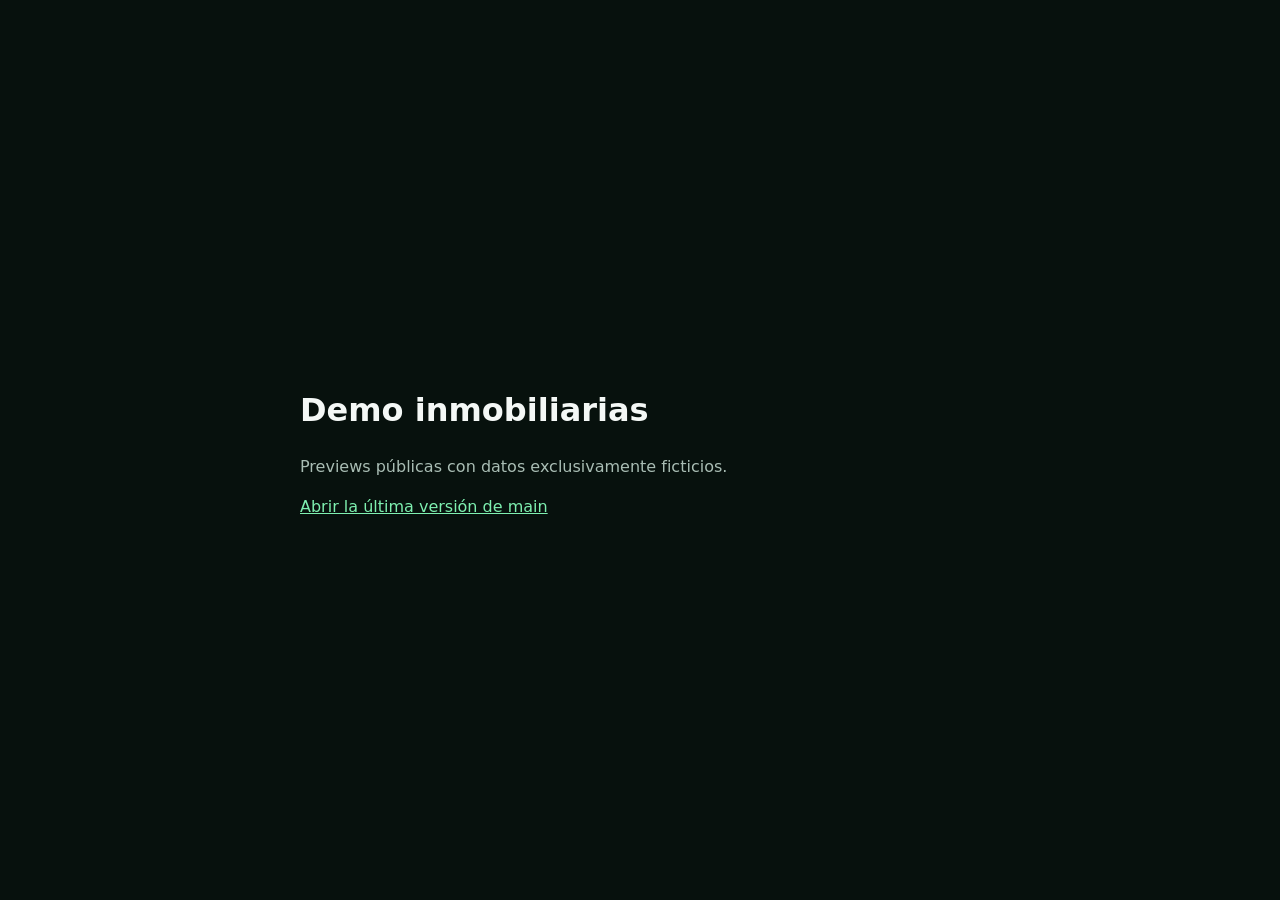
<file: index.html>
<!doctype html>
<html lang="es">
  <head>
    <meta charset="UTF-8" />
    <meta name="viewport" content="width=device-width, initial-scale=1.0" />
    <meta name="robots" content="noindex,nofollow" />
    <title>Demo inmobiliarias · previews</title>
    <style>
      body { margin: 0; min-height: 100vh; display: grid; place-items: center; background: #07110d; color: #f4f8f6; font: 16px/1.5 system-ui, sans-serif; }
      main { width: min(680px, calc(100% - 32px)); }
      a { color: #7ef0b0; }
      p { color: #a9bdb4; }
    </style>
  </head>
  <body>
    <main>
      <h1>Demo inmobiliarias</h1>
      <p>Previews públicas con datos exclusivamente ficticios.</p>
      <p><a href="./main/">Abrir la última versión de main</a></p>
    </main>
  </body>
</html>
</file>
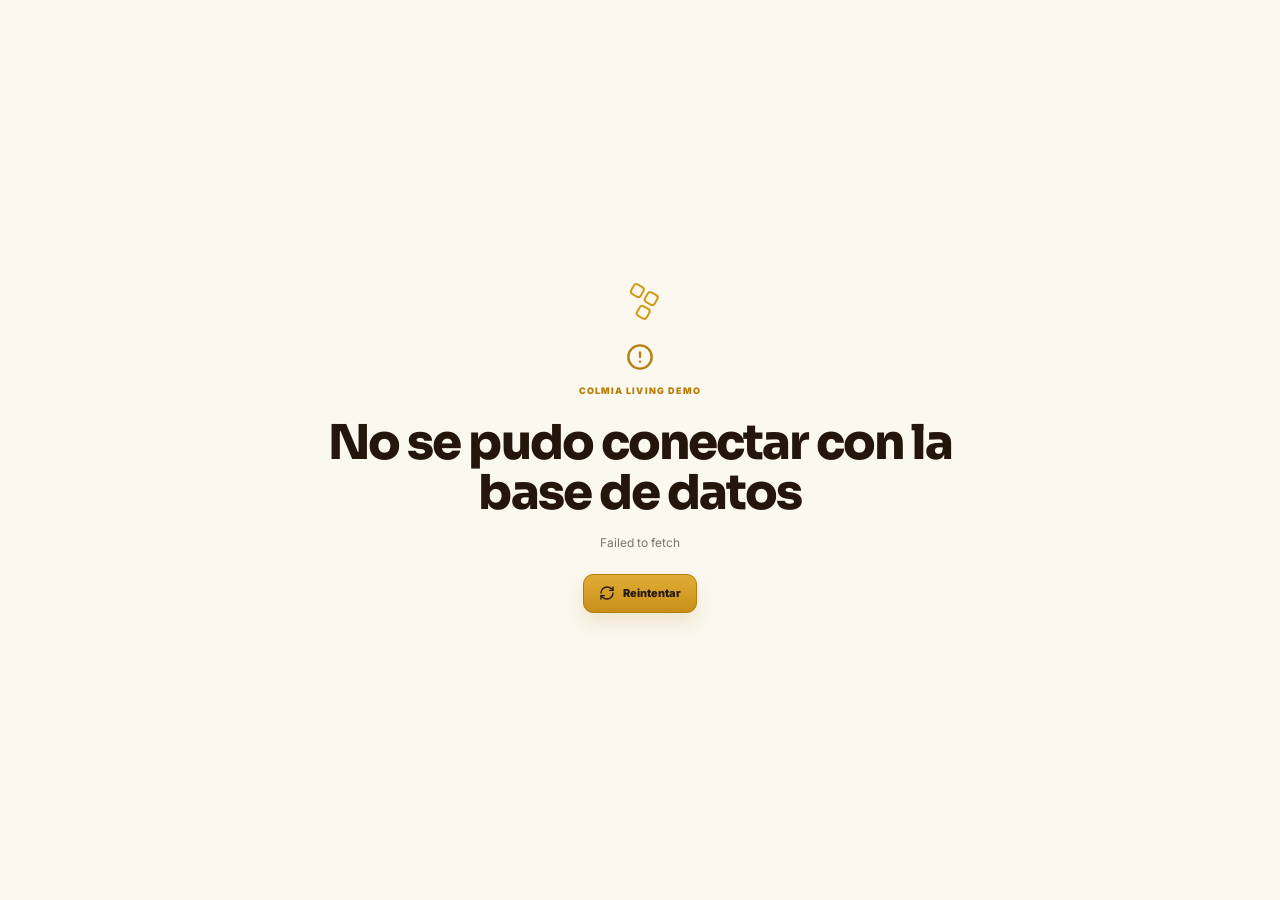
<file: main/index.html>
<!doctype html>
<html lang="es">
  <head>
    <meta charset="UTF-8" />
    <meta name="viewport" content="width=device-width, initial-scale=1.0" />
    <meta name="robots" content="noindex,nofollow" />
    <meta name="theme-color" content="#25160d" />
    <link rel="preconnect" href="https://fonts.googleapis.com" />
    <link rel="preconnect" href="https://fonts.gstatic.com" crossorigin />
    <link href="https://fonts.googleapis.com/css2?family=Inter:wght@500;600;700;800;900&family=Sora:wght@600;700;800&display=swap" rel="stylesheet" />
    <title>Colmia Living · Centro operativo</title>
    <script type="module" crossorigin src="./assets/index-DQOKE_wG.js"></script>
    <link rel="stylesheet" crossorigin href="./assets/index-BWAFGFGh.css">
  </head>
  <body>
    <div id="root"></div>
  </body>
</html>
</file>
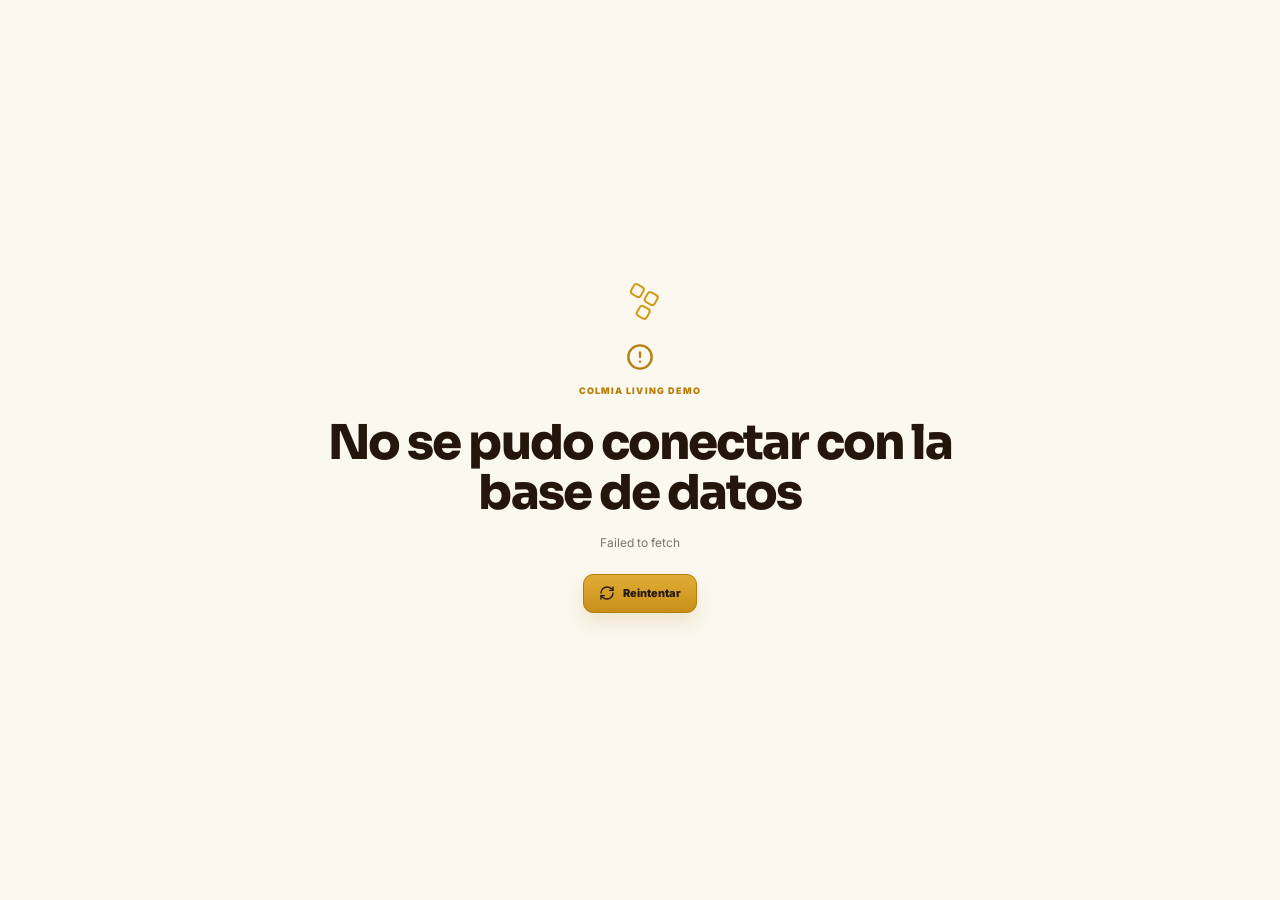
<file: pr-13/index.html>
<!doctype html>
<html lang="es">
  <head>
    <meta charset="UTF-8" />
    <meta name="viewport" content="width=device-width, initial-scale=1.0" />
    <meta name="robots" content="noindex,nofollow" />
    <meta name="theme-color" content="#25160d" />
    <link rel="preconnect" href="https://fonts.googleapis.com" />
    <link rel="preconnect" href="https://fonts.gstatic.com" crossorigin />
    <link href="https://fonts.googleapis.com/css2?family=Inter:wght@500;600;700;800;900&family=Sora:wght@600;700;800&display=swap" rel="stylesheet" />
    <title>Colmia Living · Centro operativo</title>
    <script type="module" crossorigin src="./assets/index-CWhWnxAh.js"></script>
    <link rel="stylesheet" crossorigin href="./assets/index-Cz6T9MTq.css">
  </head>
  <body>
    <div id="root"></div>
  </body>
</html>
</file>
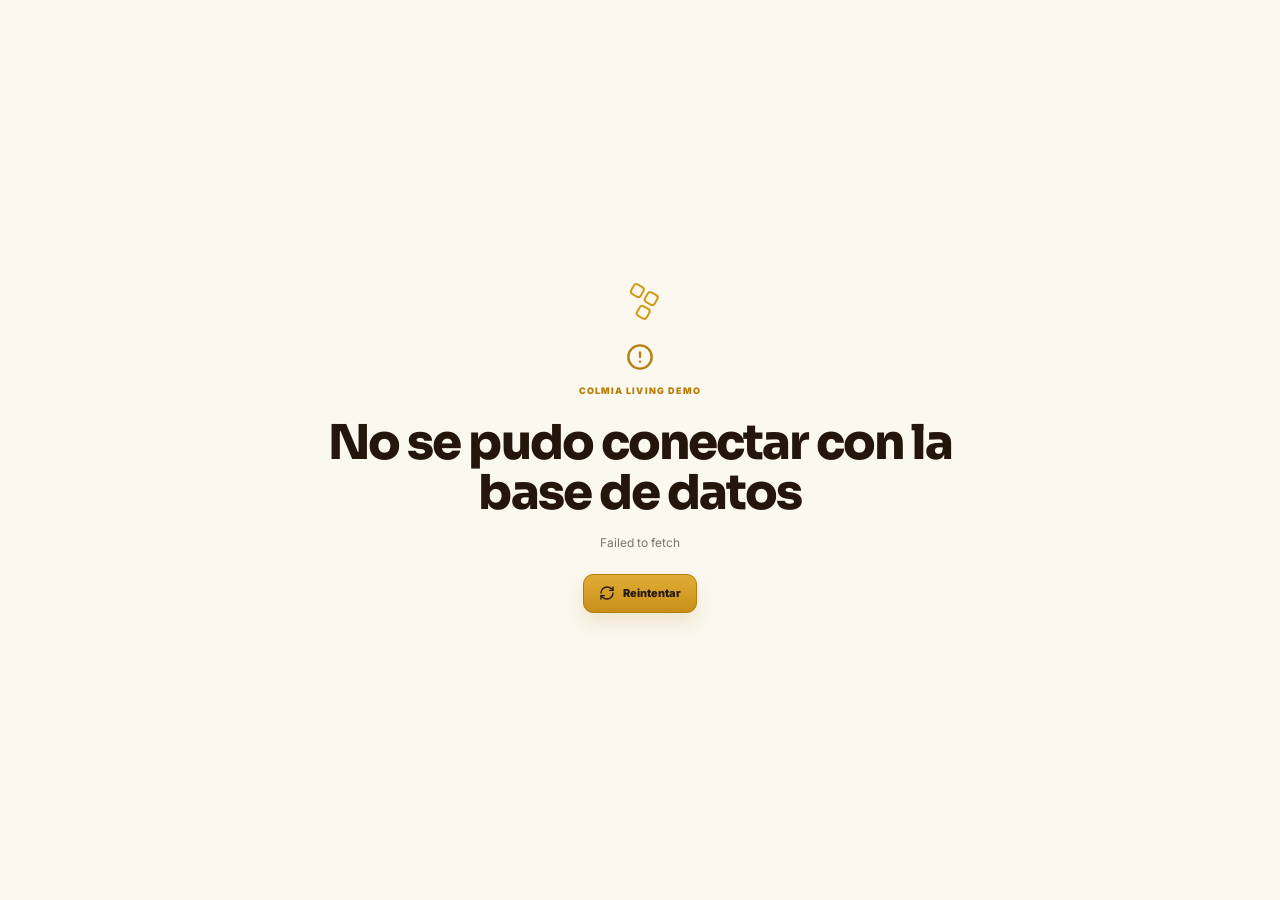
<file: pr-19/index.html>
<!doctype html>
<html lang="es">
  <head>
    <meta charset="UTF-8" />
    <meta name="viewport" content="width=device-width, initial-scale=1.0" />
    <meta name="robots" content="noindex,nofollow" />
    <meta name="theme-color" content="#25160d" />
    <link rel="preconnect" href="https://fonts.googleapis.com" />
    <link rel="preconnect" href="https://fonts.gstatic.com" crossorigin />
    <link href="https://fonts.googleapis.com/css2?family=Inter:wght@500;600;700;800;900&family=Sora:wght@600;700;800&display=swap" rel="stylesheet" />
    <title>Colmia Living · Centro operativo</title>
    <script type="module" crossorigin src="./assets/index-BlGVyj5E.js"></script>
    <link rel="stylesheet" crossorigin href="./assets/index-LSYps2RX.css">
  </head>
  <body>
    <div id="root"></div>
  </body>
</html>
</file>
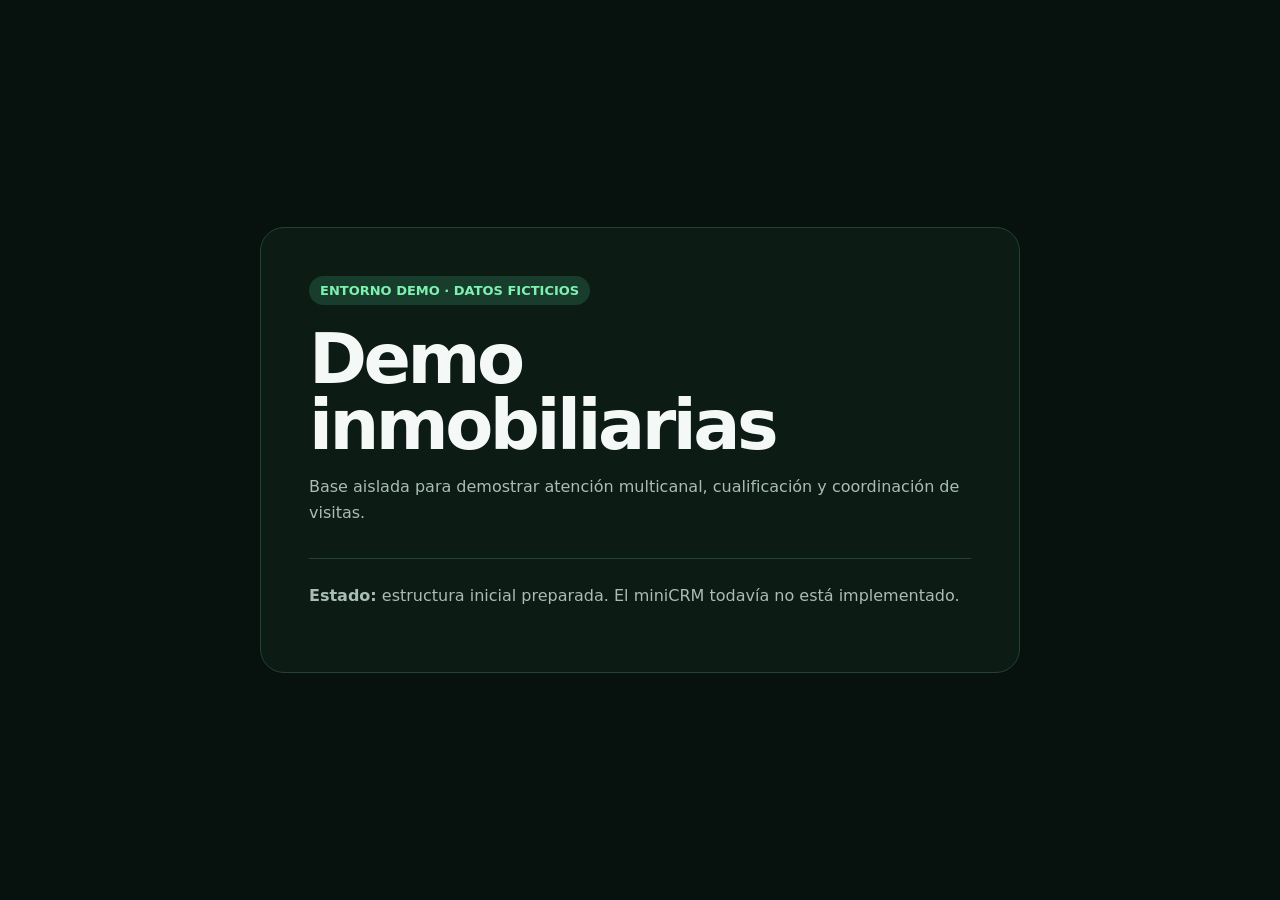
<file: pr-2/index.html>
<!doctype html>
<html lang="es">
  <head>
    <meta charset="UTF-8" />
    <meta name="viewport" content="width=device-width, initial-scale=1.0" />
    <meta name="robots" content="noindex,nofollow" />
    <title>Demo inmobiliarias · Colmia</title>
    <style>
      :root { color-scheme: dark; font-family: Inter, ui-sans-serif, system-ui, sans-serif; }
      * { box-sizing: border-box; }
      body { margin: 0; min-height: 100vh; display: grid; place-items: center; background: #07110d; color: #f4f8f6; }
      main { width: min(760px, calc(100% - 32px)); padding: 48px; border: 1px solid #244237; border-radius: 24px; background: #0d1b15; }
      p { color: #a9bdb4; line-height: 1.6; }
      .tag { display: inline-block; padding: 7px 11px; border-radius: 999px; background: #183d2c; color: #7ef0b0; font-size: 13px; font-weight: 700; }
      h1 { margin: 22px 0 14px; font-size: clamp(36px, 8vw, 70px); line-height: .94; letter-spacing: -.05em; }
      .status { margin-top: 32px; padding-top: 24px; border-top: 1px solid #244237; }
    </style>
  </head>
  <body>
    <main>
      <span class="tag">ENTORNO DEMO · DATOS FICTICIOS</span>
      <h1>Demo inmobiliarias</h1>
      <p>Base aislada para demostrar atención multicanal, cualificación y coordinación de visitas.</p>
      <p class="status"><strong>Estado:</strong> estructura inicial preparada. El miniCRM todavía no está implementado.</p>
    </main>
  </body>
</html>
</file>
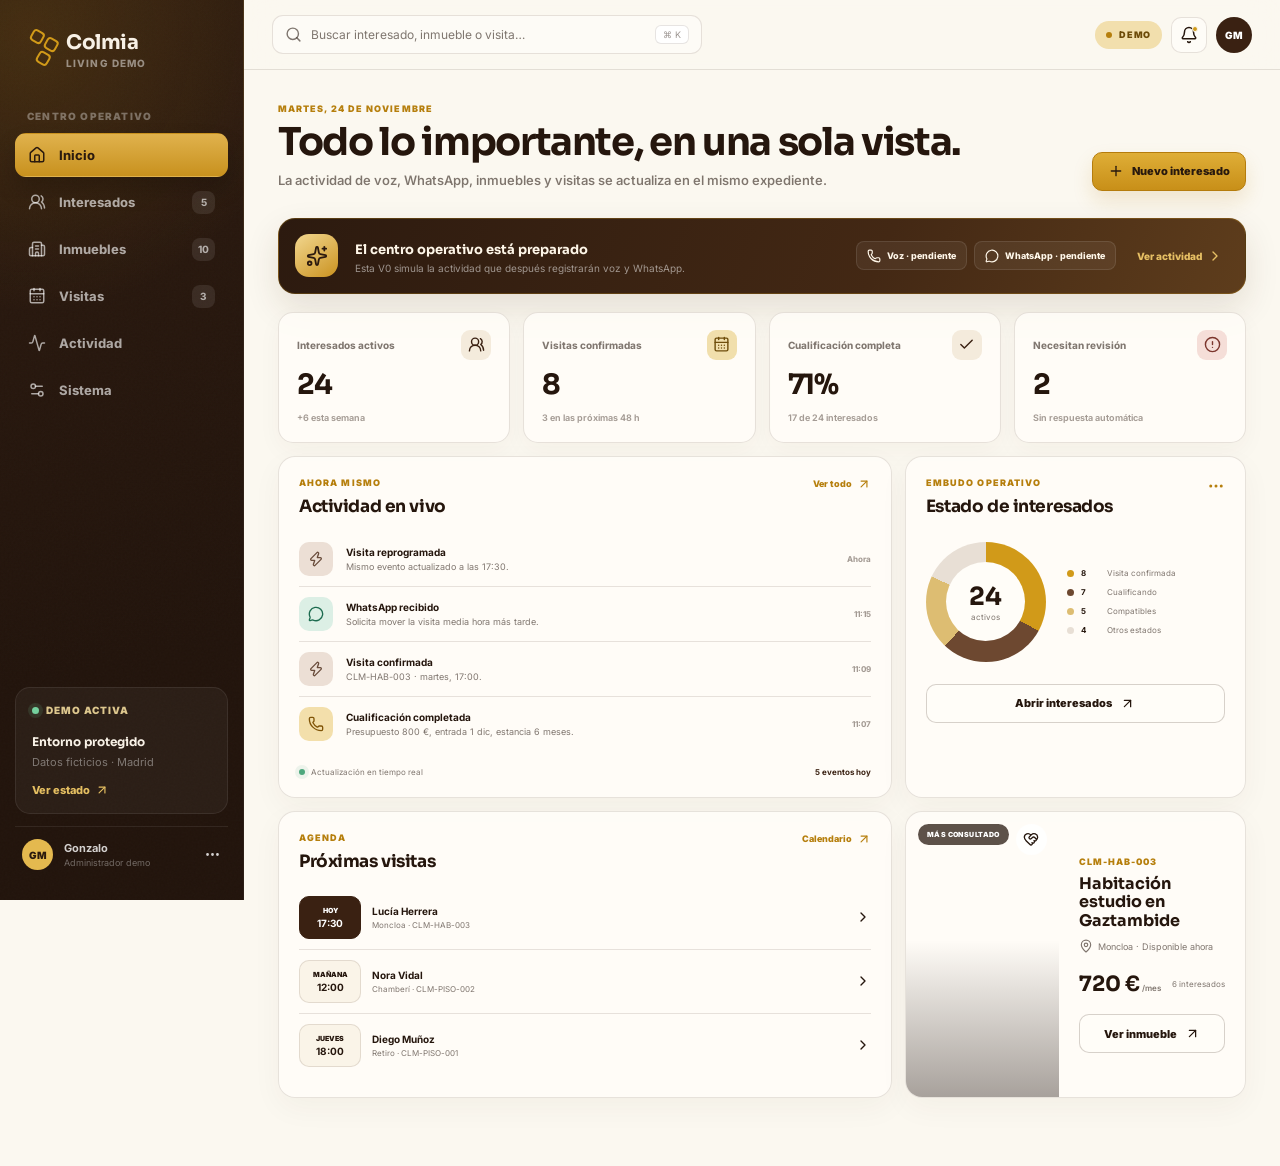
<file: pr-4/index.html>
<!doctype html>
<html lang="es">
  <head>
    <meta charset="UTF-8" />
    <meta name="viewport" content="width=device-width, initial-scale=1.0" />
    <meta name="robots" content="noindex,nofollow" />
    <meta name="theme-color" content="#25160d" />
    <link rel="preconnect" href="https://fonts.googleapis.com" />
    <link rel="preconnect" href="https://fonts.gstatic.com" crossorigin />
    <link href="https://fonts.googleapis.com/css2?family=Inter:wght@500;600;700;800;900&family=Sora:wght@600;700;800&display=swap" rel="stylesheet" />
    <title>Colmia Living · Centro operativo</title>
    <script type="module" crossorigin src="./assets/index-DxqHgz_u.js"></script>
    <link rel="stylesheet" crossorigin href="./assets/index-Jvyox5jx.css">
  </head>
  <body>
    <div id="root"></div>
  </body>
</html>
</file>
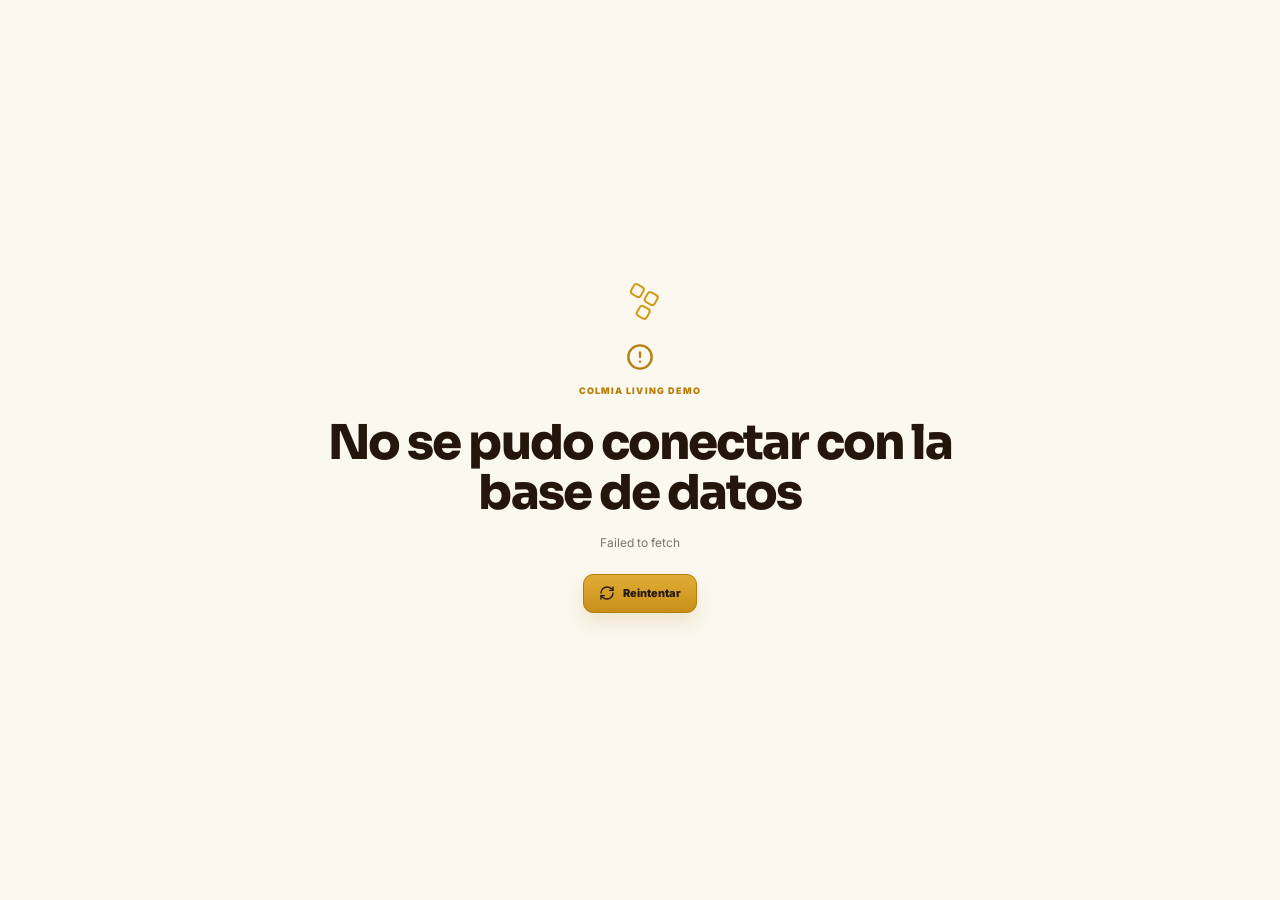
<file: pr-5/index.html>
<!doctype html>
<html lang="es">
  <head>
    <meta charset="UTF-8" />
    <meta name="viewport" content="width=device-width, initial-scale=1.0" />
    <meta name="robots" content="noindex,nofollow" />
    <meta name="theme-color" content="#25160d" />
    <link rel="preconnect" href="https://fonts.googleapis.com" />
    <link rel="preconnect" href="https://fonts.gstatic.com" crossorigin />
    <link href="https://fonts.googleapis.com/css2?family=Inter:wght@500;600;700;800;900&family=Sora:wght@600;700;800&display=swap" rel="stylesheet" />
    <title>Colmia Living · Centro operativo</title>
    <script type="module" crossorigin src="./assets/index-Bas_KjJJ.js"></script>
    <link rel="stylesheet" crossorigin href="./assets/index-Cz6T9MTq.css">
  </head>
  <body>
    <div id="root"></div>
  </body>
</html>
</file>
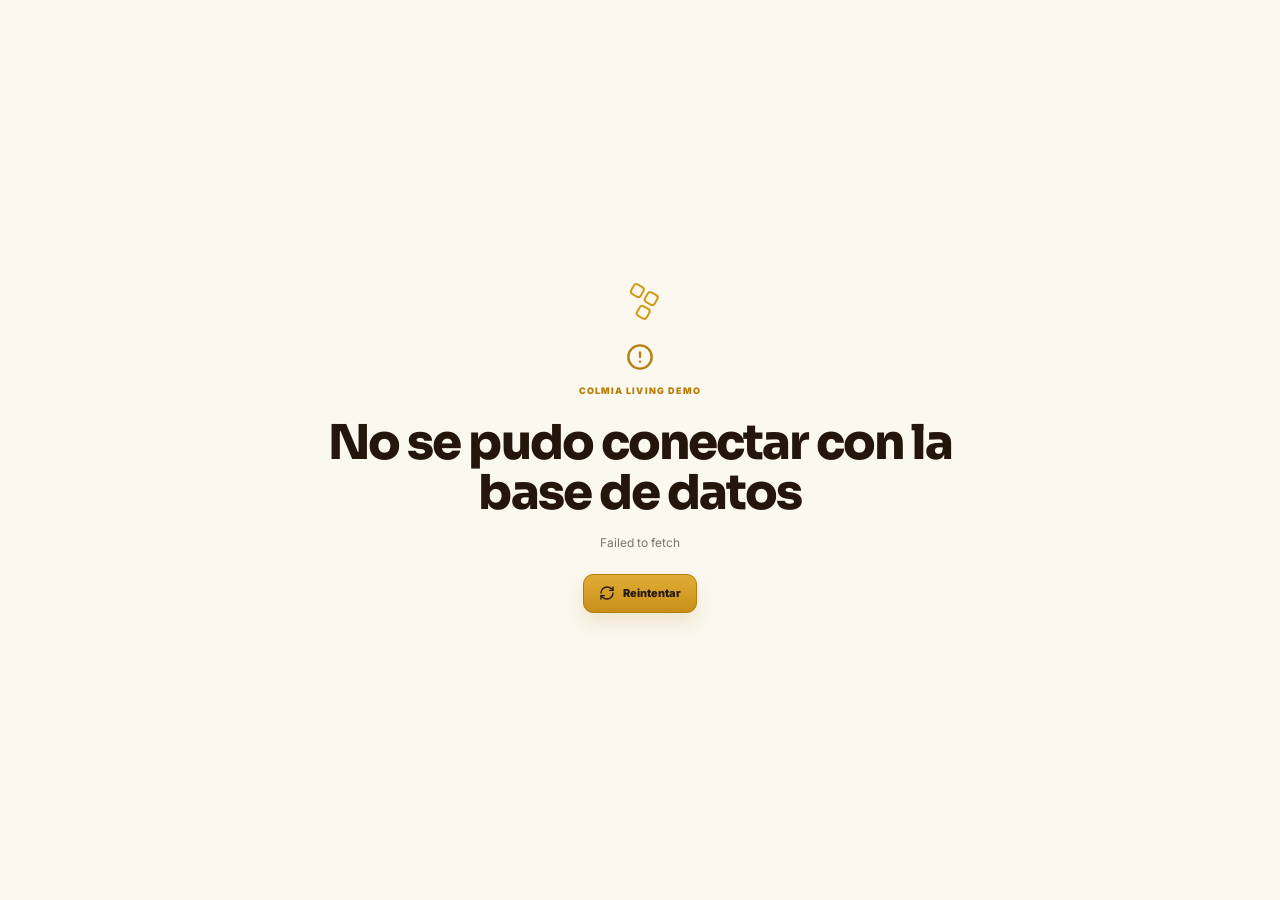
<file: pr-6/index.html>
<!doctype html>
<html lang="es">
  <head>
    <meta charset="UTF-8" />
    <meta name="viewport" content="width=device-width, initial-scale=1.0" />
    <meta name="robots" content="noindex,nofollow" />
    <meta name="theme-color" content="#25160d" />
    <link rel="preconnect" href="https://fonts.googleapis.com" />
    <link rel="preconnect" href="https://fonts.gstatic.com" crossorigin />
    <link href="https://fonts.googleapis.com/css2?family=Inter:wght@500;600;700;800;900&family=Sora:wght@600;700;800&display=swap" rel="stylesheet" />
    <title>Colmia Living · Centro operativo</title>
    <script type="module" crossorigin src="./assets/index-C-aieGwB.js"></script>
    <link rel="stylesheet" crossorigin href="./assets/index-Cz6T9MTq.css">
  </head>
  <body>
    <div id="root"></div>
  </body>
</html>
</file>
<file: main/assets/index-BWAFGFGh.css>
@import "https://fonts.googleapis.com/css2?family=Inter:wght@400;500;600;700&family=Sora:wght@500;600;700&display=swap";:root{--carbon:#25160d;--coffee:#3a2112;--coffee-soft:#654936;--text-soft:#25160d94;--linen:#fbf8f0;--panel:#f4ebdc;--paper:#fffdf8;--paper-strong:#fff;--bronze:#d19a19;--bronze-dark:#b67f0d;--gold-soft:#f4e4b8;--mint:#dcefe5;--green:#247156;--red:#a54b3d;--red-soft:#f5ded8;--line:#3a21121f;--line-strong:#3a211233;--shadow:0 18px 50px #40281417;color:var(--carbon);font-synthesis:none;text-rendering:optimizelegibility;font-family:Inter,system-ui,sans-serif}*{box-sizing:border-box}html{background:var(--linen);min-width:320px}body{background:var(--linen);min-width:320px;min-height:100vh;margin:0}button,input{font:inherit}button{color:inherit}button,a{-webkit-tap-highlight-color:transparent}button:focus-visible,input:focus-visible{outline-offset:2px;outline:3px solid #d19a1947}.app-shell{min-height:100vh}.app-main{min-height:100vh;padding-left:244px}.sidebar{z-index:40;color:#f8f1e6;background:radial-gradient(circle at 12% 4%,#d19a1926,#0000 31%),linear-gradient(164deg,#2c1a0f,#21130b 72%);border-right:1px solid #ffffff0d;flex-direction:column;width:244px;padding:22px 15px 18px;display:flex;position:fixed;inset:0 auto 0 0}.sidebar:after{content:"";pointer-events:none;opacity:.22;background-image:url("data:image/svg+xml,%3Csvg viewBox='0 0 160 160' xmlns='http://www.w3.org/2000/svg'%3E%3Cfilter id='n'%3E%3CfeTurbulence type='fractalNoise' baseFrequency='.75' numOctaves='3' stitchTiles='stitch'/%3E%3C/filter%3E%3Crect width='100%25' height='100%25' filter='url(%23n)' opacity='.11'/%3E%3C/svg%3E");position:absolute;inset:0}.sidebar>*{z-index:1;position:relative}.sidebar-brand{align-items:center;gap:11px;height:54px;padding:0 10px;display:flex}.sidebar-brand strong{letter-spacing:-.5px;font-family:Sora,sans-serif;font-size:20px;display:block}.sidebar-brand small{color:#ffffff7a;letter-spacing:.11em;text-transform:uppercase;margin-top:2px;font-size:10px;font-weight:800;display:block}.brand-mark{grid-template-rows:repeat(2,13px);grid-template-columns:repeat(2,13px);gap:3px;width:30px;height:32px;display:grid;transform:rotate(30deg)}.brand-mark span{border:2px solid var(--bronze);border-radius:4px;display:block}.brand-mark span:nth-child(3){grid-column:2}.mobile-close{color:#fff;background:0 0;border:0;margin-left:auto;display:none}.sidebar nav{margin-top:34px}.nav-label{color:#ffffff59;letter-spacing:.12em;text-transform:uppercase;margin:0 12px 11px;font-size:10px;font-weight:900}.sidebar nav button{color:#ffffff9e;text-align:left;cursor:pointer;background:0 0;border:1px solid #0000;border-radius:11px;grid-template-columns:22px 1fr auto;align-items:center;gap:9px;width:100%;min-height:44px;margin:3px 0;padding:0 12px;font-size:13px;font-weight:750;transition:all .18s;display:grid}.sidebar nav button:hover{color:#fff;background:#ffffff0e}.sidebar nav button.active{color:#2b1a0e;background:linear-gradient(#e0b24d,#c8911e);box-shadow:0 12px 22px #0000002e}.sidebar nav button em{min-width:23px;height:23px;color:inherit;background:#ffffff17;border-radius:8px;place-items:center;font-size:10px;font-style:normal;display:grid}.sidebar nav button.active em{background:#25160d1f}.sidebar-card{background:#ffffff0b;border:1px solid #ffffff14;border-radius:15px;margin-top:auto;padding:16px}.sidebar-card .live-dot{color:#ddc78e;letter-spacing:.09em;text-transform:uppercase;align-items:center;gap:7px;margin-bottom:14px;font-size:10px;font-weight:900;display:flex}.live-dot i,.service-card>span i,.inventory-summary span i{background:#75d19e;border-radius:50%;width:7px;height:7px;display:inline-block;box-shadow:0 0 0 4px #75d19e21}.sidebar-card strong{font-family:Sora,sans-serif;font-size:12px}.sidebar-card p{color:#fff6;margin:5px 0 14px;font-size:11px}.sidebar-card button{color:#e4be61;cursor:pointer;background:0 0;border:0;align-items:center;gap:5px;padding:0;font-size:11px;font-weight:800;display:flex}.sidebar-user{color:#fffc;border-top:1px solid #ffffff14;grid-template-columns:32px 1fr auto;align-items:center;gap:10px;height:56px;margin-top:12px;padding:0 7px;display:grid}.sidebar-user>span{color:#2b1a0e;background:#e4b94f;border-radius:50%;place-items:center;width:31px;height:31px;font-size:10px;font-weight:900;display:grid}.sidebar-user strong,.sidebar-user small{display:block}.sidebar-user strong{font-size:11px}.sidebar-user small{color:#ffffff5c;margin-top:2px;font-size:9px}.topbar{z-index:30;border-bottom:1px solid var(--line);-webkit-backdrop-filter:blur(18px);backdrop-filter:blur(18px);background:#fbf8f0e0;justify-content:space-between;align-items:center;gap:22px;height:70px;padding:0 28px;display:flex;position:sticky;top:0}.menu-button{border:1px solid var(--line);background:var(--paper);border-radius:10px;place-items:center;width:38px;height:38px;display:none}.global-search{border:1px solid var(--line);width:min(430px,48vw);min-height:39px;color:var(--text-soft);background:#fffdf8b8;border-radius:11px;align-items:center;gap:9px;padding:0 12px;font-size:12px;display:flex}.global-search span{flex:1}.global-search kbd{border:1px solid var(--line);color:#25160d73;background:#fff;border-radius:6px;padding:3px 7px;font-family:inherit;font-size:9px}.top-actions{align-items:center;gap:9px;display:flex}.environment-pill{color:#6c4a08;letter-spacing:.08em;background:#f2dfad;border-radius:99px;align-items:center;gap:7px;min-height:28px;padding:0 11px;font-size:9px;font-weight:900;display:inline-flex}.environment-pill i{background:var(--bronze-dark);border-radius:50%;width:6px;height:6px}.icon-button,.avatar-button{border:1px solid var(--line);cursor:pointer;background:#fffdf8bf;border-radius:10px;place-items:center;width:36px;height:36px;display:grid;position:relative}.avatar-button{color:#fff;background:var(--coffee);border-radius:50%;font-size:10px;font-weight:900}.notification-dot{border:1px solid var(--linen);background:var(--bronze);border-radius:50%;width:6px;height:6px;position:absolute;top:8px;right:8px}.content{width:min(1500px,100%);margin:0 auto;padding:33px 34px 68px}.page-heading{justify-content:space-between;align-items:flex-end;gap:30px;margin-bottom:27px;display:flex}.eyebrow{color:var(--bronze-dark);letter-spacing:.12em;text-transform:uppercase;margin:0 0 8px;font-size:9px;font-weight:900}.page-heading h1,.lead-identity h1{letter-spacing:-.035em;margin:0;font-family:Sora,sans-serif;font-size:clamp(29px,3vw,42px);line-height:1.05}.page-copy{max-width:650px;color:var(--text-soft);margin:9px 0 0;font-size:13px;font-weight:550;line-height:1.5}.heading-action{flex:none}.primary-button,.secondary-button,.danger-button{cursor:pointer;border-radius:10px;justify-content:center;align-items:center;gap:8px;min-height:39px;padding:0 15px;font-size:11px;font-weight:850;display:inline-flex}.primary-button{color:#28190e;background:linear-gradient(#dfae37,#c88f18);border:1px solid #b57c0c;box-shadow:0 10px 20px #b47a1029}.secondary-button{border:1px solid var(--line-strong);background:var(--paper)}.danger-button{color:#fff;background:#9f493c;border:1px solid #934337}.full{width:100%}.live-banner{color:#fff7e9;background:linear-gradient(112deg,#2c1a0f 0%,#432814 62%,#5e3d1c 100%);border:1px solid #d19a1940;border-radius:17px;grid-template-columns:45px 1fr auto auto;align-items:center;gap:15px;min-height:76px;margin-bottom:18px;padding:12px 16px;display:grid;overflow:hidden;box-shadow:0 14px 34px #4028141f}.live-banner-orb{color:#2c1a0f;background:linear-gradient(145deg,#f2d78f,#ca9220);border-radius:14px;place-items:center;width:43px;height:43px;display:grid}.live-banner strong{font-family:Sora,sans-serif;font-size:13px}.live-banner p{color:#ffffff87;margin:4px 0 0;font-size:10px}.banner-channels{gap:7px;display:flex}.banner-channels span{background:#ffffff0f;border:1px solid #ffffff1a;border-radius:8px;align-items:center;gap:6px;min-height:29px;padding:0 10px;font-size:9px;font-weight:800;display:flex}.banner-channels i{background:#6ed599;border-radius:50%;width:6px;height:6px;box-shadow:0 0 0 4px #6ed5991a}.live-banner>button{color:#e6bf64;cursor:pointer;background:0 0;border:0;align-items:center;gap:5px;font-size:10px;font-weight:850;display:inline-flex}.metrics-grid{grid-template-columns:repeat(4,minmax(0,1fr));gap:13px;margin-bottom:13px;display:grid}.metric-card{border:1px solid var(--line);background:#fffdf8d1;border-radius:15px;min-width:0;padding:17px 18px;box-shadow:0 8px 24px #4028140a}.metric-top{color:var(--text-soft);justify-content:space-between;align-items:center;font-size:10px;font-weight:750;display:flex}.metric-top i{width:30px;height:30px;color:var(--coffee);background:var(--panel);border-radius:9px;place-items:center;display:grid}.metric-card.gold .metric-top i{color:#6f4e0c;background:#f1dfac}.metric-card.alert .metric-top i{color:#7b352c;background:var(--red-soft)}.metric-card>strong{letter-spacing:-.04em;margin:7px 0 3px;font-family:Sora,sans-serif;font-size:28px;display:block}.metric-card>small{color:#25160d6b;font-size:9px;font-weight:650}.dashboard-grid{grid-template-columns:minmax(0,1.35fr) minmax(280px,.75fr);align-items:stretch;gap:13px;display:grid}.panel{border:1px solid var(--line);background:#fffdf8db;border-radius:17px;min-width:0;box-shadow:0 10px 30px #4028140b}.activity-panel,.visits-panel,.pipeline-panel{padding:20px}.panel-heading{justify-content:space-between;align-items:flex-start;gap:15px;display:flex}.panel-heading h2,.panel-heading h3{letter-spacing:-.025em;margin:0;font-family:Sora,sans-serif}.panel-heading h2{font-size:17px}.panel-heading h3{font-size:13px}.panel-heading>button{color:var(--bronze-dark);cursor:pointer;background:0 0;border:0;align-items:center;gap:5px;padding:0;font-size:9px;font-weight:850;display:inline-flex}.activity-list{margin:15px 0 4px}.activity-row{border:0;border-bottom:1px solid var(--line);text-align:left;cursor:pointer;background:0 0;grid-template-columns:37px minmax(0,1fr) auto;align-items:center;gap:10px;width:100%;padding:10px 0;display:grid}.activity-row:last-child{border-bottom:0}.event-icon{border-radius:10px;place-items:center;width:34px;height:34px;display:grid}.event-icon.voice,.timeline-icon.voice{color:#805407;background:#f3dfab}.event-icon.whatsapp,.timeline-icon.whatsapp{color:#1c6b4f;background:#dcefe5}.event-icon.system,.timeline-icon.system{color:#694c3b;background:#ecdfd5}.activity-copy strong,.activity-copy small{display:block}.activity-copy strong{font-size:10px}.activity-copy small{color:var(--text-soft);text-overflow:ellipsis;white-space:nowrap;margin-top:3px;font-size:9px;overflow:hidden}.activity-time{color:#25160d6b;font-size:8px;font-weight:750}.panel-footer{color:var(--text-soft);justify-content:space-between;gap:15px;padding-top:12px;font-size:8px;display:flex}.panel-footer span{align-items:center;gap:6px;display:flex}.panel-footer strong{color:var(--coffee)}.pulse{background:#4ea87d;border-radius:50%;width:6px;height:6px;display:inline-block;box-shadow:0 0 0 4px #4ea87d1a}.ring-wrap{grid-template-columns:124px 1fr;align-items:center;gap:17px;margin:25px 0 22px;display:grid}.ring{background:conic-gradient(var(--bronze) 0 33%, #6d4830 33% 62%, #ddbd72 62% 82%, #e8dfd5 82%);border-radius:50%;place-items:center;width:120px;height:120px;display:grid}.ring:before{content:"";background:var(--paper);border-radius:50%;grid-area:1/1;width:79px;height:79px}.ring>div{z-index:1;text-align:center;grid-area:1/1}.ring strong,.ring span{display:block}.ring strong{font-family:Sora,sans-serif;font-size:25px}.ring span{color:var(--text-soft);font-size:8px}.ring-legend{gap:9px;display:grid}.ring-legend span{color:var(--text-soft);grid-template-columns:8px 20px 1fr;align-items:center;gap:6px;font-size:8px;display:grid}.ring-legend i{border-radius:50%;width:7px;height:7px}.ring-legend i.gold{background:var(--bronze)}.ring-legend i.brown{background:#6d4830}.ring-legend i.sand{background:#ddbd72}.ring-legend i.pale{background:#e8dfd5}.ring-legend b{color:var(--carbon)}.visit-stack{margin-top:14px}.visit-row{border:0;border-bottom:1px solid var(--line);text-align:left;cursor:pointer;background:0 0;grid-template-columns:62px 1fr auto;align-items:center;gap:11px;width:100%;padding:10px 0;display:grid}.visit-row:last-child{border-bottom:0}.date-card{border:1px solid var(--line);background:#faf4e8;border-radius:10px;align-content:center;place-items:center;min-height:43px;display:grid}.date-card.today{color:#fff;border-color:var(--coffee);background:var(--coffee)}.date-card small{text-transform:uppercase;font-size:7px;font-weight:900}.date-card strong{margin-top:2px;font-size:10px}.visit-row>span:nth-child(2) strong,.visit-row>span:nth-child(2) small{display:block}.visit-row>span:nth-child(2) strong{font-size:10px}.visit-row>span:nth-child(2) small{color:var(--text-soft);margin-top:3px;font-size:8px}.property-spotlight{grid-template-columns:45% 1fr;display:grid;overflow:hidden}.spotlight-image{background-position:50%;background-size:cover;min-height:230px;position:relative}.spotlight-image:after,.property-image:after,.drawer-image:after,.linked-property>div:after{content:"";pointer-events:none;background:linear-gradient(#0000 45%,#190d0761);position:absolute;inset:0}.spotlight-image>span,.property-image>span{z-index:2;color:#fff;-webkit-backdrop-filter:blur(8px);backdrop-filter:blur(8px);letter-spacing:.06em;text-transform:uppercase;background:#25160dbd;border-radius:99px;padding:6px 9px;font-size:7px;font-weight:900;position:absolute;top:12px;left:12px}.spotlight-image>button,.heart-button{z-index:2;cursor:pointer;background:#ffffffe0;border:0;border-radius:50%;place-items:center;width:31px;height:31px;display:grid;position:absolute;top:12px;right:12px}.spotlight-copy{flex-direction:column;justify-content:center;padding:20px;display:flex}.spotlight-copy h2{margin:0;font-family:Sora,sans-serif;font-size:16px;line-height:1.18}.spotlight-copy>p:not(.eyebrow){color:var(--text-soft);align-items:center;gap:5px;margin:8px 0 18px;font-size:9px;display:flex}.spotlight-copy>div{justify-content:space-between;align-items:center;margin-bottom:17px;display:flex}.spotlight-copy>div strong{font-family:Sora,sans-serif;font-size:21px}.spotlight-copy strong small,.linked-property footer strong small,.drawer-title>strong small,.property-card footer strong small{color:var(--text-soft);margin-left:2px;font:600 8px Inter}.spotlight-copy>div span{color:var(--text-soft);font-size:8px}.toolbar-card{border:1px solid var(--line);background:#fffdf8c7;border-radius:14px;align-items:center;gap:9px;min-height:62px;margin-bottom:13px;padding:10px 12px;display:flex}.toolbar-card>button{border:1px solid var(--line);cursor:pointer;background:#fff;border-radius:9px;align-items:center;gap:7px;min-height:37px;padding:0 11px;font-size:9px;font-weight:750;display:inline-flex}.toolbar-card>button.active-filter{color:#fff;border-color:var(--coffee);background:var(--coffee)}.toolbar-card>span{color:var(--text-soft);margin-left:auto;font-size:9px;font-weight:750}.search-field{border:1px solid var(--line);background:#fff;border-radius:9px;flex:1;align-items:center;gap:8px;min-width:230px;min-height:37px;padding:0 11px;display:flex}.search-field input{width:100%;color:var(--carbon);background:0 0;border:0;outline:0;font-size:10px}.search-field input::placeholder{color:#25160d5c}.table-card{border:1px solid var(--line);background:#fffdf8d4;border-radius:16px;overflow:hidden}.leads-table-grid{grid-template-columns:minmax(190px,1.4fr) minmax(130px,.85fr) 105px minmax(150px,1fr) 120px 80px 18px;align-items:center;gap:12px;display:grid}.table-header{border-bottom:1px solid var(--line);color:#25160d63;letter-spacing:.08em;text-transform:uppercase;min-height:40px;padding:0 15px;font-size:7px;font-weight:900}.data-row{border:0;border-bottom:1px solid var(--line);text-align:left;cursor:pointer;background:0 0;width:100%;min-height:64px;padding:8px 15px;transition:background .15s}.data-row:last-child{border-bottom:0}.data-row:hover{background:#f8f1e4}.person-cell{align-items:center;gap:10px;display:flex}.person-cell>i,.mini-person>i,.event-person>i{color:#fff;background:linear-gradient(145deg,#79573f,#3a2112);border-radius:50%;flex:none;place-items:center;width:34px;height:34px;font-size:9px;font-style:normal;font-weight:900;display:grid}.person-cell strong,.person-cell small,.need-cell strong,.need-cell small{display:block}.person-cell strong,.need-cell strong{font-size:9px}.person-cell small,.need-cell small{color:var(--text-soft);margin-top:3px;font-size:7px}.status-badge{white-space:nowrap;border-radius:99px;align-items:center;gap:6px;width:fit-content;min-height:25px;padding:0 8px;font-size:7px;font-weight:850;display:inline-flex}.status-badge i{border-radius:50%;width:5px;height:5px}.status-badge.success{color:#1d654b;background:#dcefe5}.status-badge.success i{background:#2e8d67}.status-badge.progress{color:#71500d;background:#f3e3b8}.status-badge.progress i{background:var(--bronze-dark)}.status-badge.warning{color:#893f33;background:#f5ded8}.status-badge.warning i,.status-badge.danger i{background:#a54b3d}.status-badge.muted{color:#6a584b;background:#e9e1d8}.status-badge.muted i{background:#8f7a6a}.channel-badge{white-space:nowrap;border-radius:8px;align-items:center;gap:5px;width:fit-content;min-height:25px;padding:0 8px;font-size:7px;font-weight:800;display:inline-flex}.channel-badge.compact{justify-content:center;width:25px;padding:0}.channel-badge.voice{color:#785009;background:#f3dfab}.channel-badge.whatsapp{color:#1e674d;background:#dcefe5}.channel-badge.system{color:#6a4b38;background:#ecdfd5}.visit-cell{color:#1e674d;font-size:8px;font-weight:800}.muted-cell{color:var(--text-soft);font-size:8px}.back-button{color:var(--text-soft);cursor:pointer;background:0 0;border:0;align-items:center;gap:7px;margin:0 0 18px;padding:0;font-size:9px;font-weight:800;display:flex}.lead-hero{border:1px solid var(--line);background:#fffdf8d6;border-radius:18px;grid-template-columns:64px minmax(0,1fr) 74px auto;align-items:center;gap:17px;margin-bottom:14px;padding:19px 21px;display:grid}.lead-avatar{color:#fff;background:linear-gradient(145deg,#80604a,#392015);border-radius:19px;place-items:center;width:61px;height:61px;font-family:Sora,sans-serif;font-size:17px;display:grid}.lead-identity{flex-direction:column;gap:7px;display:flex}.lead-identity h1{font-size:26px}.lead-identity>p{color:var(--text-soft);align-items:center;gap:7px;margin:0;font-size:9px;display:flex}.lead-identity>p span{opacity:.35}.lead-score>div{--score:300deg;background:conic-gradient(var(--bronze) 0 var(--score), #e8dfd5 var(--score));border-radius:50%;place-items:center;width:60px;height:60px;display:grid}.lead-score>div:before{content:"";background:var(--paper);border-radius:50%;grid-area:1/1;width:45px;height:45px}.lead-score span{z-index:1;text-align:center;grid-area:1/1}.lead-score strong,.lead-score small{display:block}.lead-score strong{font:800 16px Sora}.lead-score small{color:var(--text-soft);text-transform:uppercase;font-size:6px}.lead-actions{gap:7px;display:flex}.lead-actions .icon-button{height:39px}.lead-layout{grid-template-columns:minmax(0,1.6fr) minmax(270px,.7fr);align-items:start;gap:13px;display:grid}.lead-main,.lead-aside{gap:13px;display:grid}.qualification-card,.timeline-panel,.current-state,.internal-note{padding:20px}.complete-pill{color:#1e674d;background:#dcefe5;border-radius:99px;align-items:center;gap:5px;min-height:25px;padding:0 8px;font-size:7px;font-weight:850;display:inline-flex}.complete-pill.warning{color:#893f33;background:#f5ded8}.complete-pill.incomplete{color:#71500d;background:#f3e3b8}.qualification-grid{border:1px solid var(--line);border-radius:12px;grid-template-columns:repeat(3,1fr);gap:0;margin-top:17px;display:grid;overflow:hidden}.qualification-grid>div{border-right:1px solid var(--line);border-bottom:1px solid var(--line);min-height:64px;padding:13px}.qualification-grid>div:nth-child(3n){border-right:0}.qualification-grid>div:nth-last-child(-n+3){border-bottom:0}.qualification-grid small,.qualification-grid strong{display:block}.qualification-grid small{color:var(--text-soft);font-size:7px}.qualification-grid strong{margin-top:5px;font-size:9px}.text-button{color:var(--bronze-dark);cursor:pointer;background:0 0;border:0;align-items:center;gap:5px;margin-top:13px;padding:0;font-size:8px;font-weight:850;display:flex}.timeline-panel .panel-heading>button{border:1px solid var(--line);min-height:29px;color:var(--carbon);background:#fff;border-radius:8px;padding:0 9px}.timeline{margin-top:12px}.timeline-item{grid-template-columns:36px 1fr auto;gap:10px;padding:10px 0;display:grid;position:relative}.timeline-item:not(:last-child):after{content:"";background:var(--line);width:1px;position:absolute;top:45px;bottom:-9px;left:17px}.timeline-icon{z-index:1;border-radius:11px;place-items:center;width:35px;height:35px;display:grid}.timeline-item>div>span{align-items:center;gap:7px;display:flex}.timeline-item time{color:var(--text-soft);font-size:7px}.timeline-item strong{margin-top:7px;font-size:9px;display:block}.timeline-item p{color:var(--text-soft);margin:3px 0 0;font-size:8px;line-height:1.45}.timeline-item>button{color:var(--text-soft);background:0 0;border:0}.current-state>.status-badge{margin-bottom:16px}.next-step{border-top:1px solid var(--line);padding-top:14px}.next-step small,.next-step strong,.next-step span{display:block}.next-step small{color:var(--text-soft);font-size:7px}.next-step strong{margin-top:5px;font-family:Sora;font-size:13px}.next-step span{color:var(--bronze-dark);margin-top:4px;font-size:8px;font-weight:800}.linked-property{cursor:pointer;overflow:hidden}.linked-property>div{background-position:50%;background-size:cover;height:120px;position:relative}.linked-property>div>span{z-index:2;color:#fff;background:#25160db3;border-radius:99px;padding:5px 8px;font-size:7px;font-weight:800;position:absolute;bottom:10px;left:12px}.linked-property>p,.linked-property h3,.linked-property footer{margin-left:16px;margin-right:16px}.linked-property>p.eyebrow{margin-top:14px}.linked-property h3{margin-top:0;margin-bottom:6px;font-family:Sora;font-size:12px}.linked-property>p:not(.eyebrow){color:var(--text-soft);align-items:center;gap:5px;margin-top:0;font-size:8px;display:flex}.linked-property footer{border-top:1px solid var(--line);justify-content:space-between;align-items:center;margin-top:13px;margin-bottom:15px;padding-top:12px;display:flex}.linked-property footer strong{font:800 16px Sora}.linked-property footer button{border:1px solid var(--line);background:#fff;border-radius:8px;place-items:center;width:28px;height:28px;display:grid}.internal-note p:not(.eyebrow){color:var(--coffee-soft);margin:0 0 13px;font-size:9px;line-height:1.5}.internal-note span{color:var(--text-soft);font-size:7px}.inventory-summary{border:1px solid var(--line);background:#fffdf8cc;border-radius:15px;grid-template-columns:repeat(4,1fr);margin-bottom:13px;display:grid;overflow:hidden}.inventory-summary>div{border-right:1px solid var(--line);padding:15px 17px}.inventory-summary>div:last-child{border-right:0}.inventory-summary small,.inventory-summary strong,.inventory-summary span{display:block}.inventory-summary small{color:var(--text-soft);font-size:7px}.inventory-summary strong{margin:4px 0;font:800 22px Sora}.inventory-summary span{color:var(--text-soft);font-size:7px}.inventory-summary span i{margin-right:4px}.property-toolbar .segmented{border:1px solid var(--line);background:#f5efe5;border-radius:9px;padding:3px;display:flex}.segmented button{min-height:29px;color:var(--text-soft);cursor:pointer;background:0 0;border:0;border-radius:7px;padding:0 9px;font-size:8px;font-weight:800}.segmented button.active{color:#fff;background:var(--coffee)}.property-grid{grid-template-columns:repeat(3,minmax(0,1fr));gap:13px;display:grid}.property-card{border:1px solid var(--line);text-align:left;cursor:pointer;background:#fffdf8db;border-radius:16px;padding:0;transition:transform .18s,box-shadow .18s;overflow:hidden}.property-card:hover{box-shadow:var(--shadow);transform:translateY(-3px)}.property-card.paused{opacity:.65}.property-image{background-position:50%;background-size:cover;height:160px;position:relative}.property-image>i{z-index:2;color:#fff;background:#215d44d6;border-radius:99px;padding:5px 8px;font-size:7px;font-style:normal;font-weight:850;position:absolute;top:12px;right:51px}.property-image>i.paused{background:#4b3d34c7}.property-card-body{padding:14px 15px 15px}.property-ref{color:var(--bronze-dark);letter-spacing:.05em;margin:0 0 6px;font-size:7px;font-weight:900}.property-card h3{min-height:34px;margin:0;font-family:Sora;font-size:13px;line-height:1.3}.property-location{color:var(--text-soft);align-items:center;gap:4px;margin:7px 0 12px;font-size:8px;display:flex}.feature-row{flex-wrap:wrap;gap:5px;display:flex}.feature-row span{color:#6f5949;background:#f1e9dd;border-radius:6px;align-items:center;gap:4px;min-height:23px;padding:0 7px;font-size:7px;font-weight:700;display:inline-flex}.feature-row.large span{min-height:29px;padding:0 9px}.property-card footer{border-top:1px solid var(--line);justify-content:space-between;align-items:flex-end;gap:8px;margin-top:15px;padding-top:12px;display:flex}.property-card footer strong{font:800 16px Sora}.property-card footer>span{color:var(--text-soft);font-size:7px}.drawer-backdrop{z-index:100;-webkit-backdrop-filter:blur(5px);backdrop-filter:blur(5px);background:#1a0e0752;justify-content:flex-end;animation:.18s fade-in;display:flex;position:fixed;inset:0}.property-drawer{background:var(--linen);flex-direction:column;width:min(530px,100vw);height:100%;animation:.28s slide-in;display:flex;overflow:hidden;box-shadow:-30px 0 70px #25160d2e}.drawer-image{background-position:50%;background-size:cover;flex:0 0 220px;position:relative}.drawer-image>button{z-index:3;cursor:pointer;background:#ffffffe6;border:0;border-radius:50%;place-items:center;width:35px;height:35px;display:grid;position:absolute;top:16px;right:16px}.drawer-image>span{z-index:2;color:#fffc;font-size:7px;font-weight:750;position:absolute;bottom:14px;left:16px}.drawer-content{flex:1;padding:22px 24px 100px;overflow-y:auto}.drawer-title{justify-content:space-between;align-items:flex-start;gap:20px;display:flex}.drawer-title h2{letter-spacing:-.03em;margin:0;font:800 20px/1.2 Sora}.drawer-title p:not(.eyebrow){color:var(--text-soft);align-items:center;gap:5px;margin:7px 0 0;font-size:8px;display:flex}.drawer-title>strong{flex:none;font:800 20px Sora}.property-facts{grid-template-columns:repeat(2,1fr);gap:8px;margin:20px 0;display:grid}.property-facts>div{border:1px solid var(--line);background:var(--paper);border-radius:10px;align-items:center;gap:10px;padding:11px;display:flex}.property-facts svg{color:var(--bronze-dark)}.property-facts small,.property-facts strong{display:block}.property-facts small{color:var(--text-soft);font-size:7px}.property-facts strong{margin-top:3px;font-size:8px}.drawer-section{border-top:1px solid var(--line);padding:17px 0}.drawer-section h3{margin:0;font:750 12px Sora}.property-stats{border:1px solid var(--line);border-radius:10px;grid-template-columns:repeat(3,1fr);margin-top:13px;display:grid;overflow:hidden}.property-stats>div{border-right:1px solid var(--line);text-align:center;padding:12px}.property-stats>div:last-child{border-right:0}.property-stats strong,.property-stats small{display:block}.property-stats strong{font:800 17px Sora}.property-stats small{color:var(--text-soft);margin-top:3px;font-size:7px}.mini-person{grid-template-columns:30px 1fr auto;align-items:center;gap:9px;margin-top:10px;display:grid}.mini-person>i{width:29px;height:29px}.mini-person strong,.mini-person small{display:block}.mini-person strong{font-size:8px}.mini-person small{color:var(--text-soft);margin-top:2px;font-size:7px}.empty-copy{color:var(--text-soft);font-size:8px}.drawer-footer{border-top:1px solid var(--line);-webkit-backdrop-filter:blur(14px);backdrop-filter:blur(14px);background:#fbf8f0f0;justify-content:flex-end;gap:8px;width:min(530px,100vw);padding:14px 24px;display:flex;position:absolute;bottom:0;right:0}@keyframes fade-in{0%{opacity:0}}@keyframes slide-in{0%{opacity:.5;transform:translate(50px)}}.calendar-strip{grid-template-columns:repeat(5,1fr);gap:8px;margin-bottom:13px;display:grid}.calendar-strip button{border:1px solid var(--line);cursor:pointer;background:#fffdf8c7;border-radius:13px;align-content:center;place-items:center;min-height:75px;display:grid}.calendar-strip button.active{color:#fff;border-color:var(--coffee);background:linear-gradient(145deg,#4d301d,#29180e);box-shadow:0 10px 24px #40281429}.calendar-strip small,.calendar-strip strong,.calendar-strip span{display:block}.calendar-strip small{opacity:.54;font-size:7px;font-weight:900}.calendar-strip strong{margin:3px 0;font:800 17px Sora}.calendar-strip span{color:#e5c467;min-height:10px;font-size:7px}.visits-layout{grid-template-columns:minmax(0,1.55fr) minmax(250px,.55fr);align-items:start;gap:13px;display:grid}.day-schedule{padding:20px}.day-schedule .panel-heading>span{color:var(--text-soft);font-size:8px}.schedule-row{border-top:1px solid var(--line);grid-template-columns:54px 1fr;align-items:stretch;min-height:65px;display:grid}.schedule-row:first-of-type{margin-top:14px}.schedule-row>time{color:var(--text-soft);padding-top:12px;font-size:8px;font-weight:750}.schedule-event{text-align:left;cursor:pointer;background:#fbf2d9;border:1px solid #ead9ab;border-radius:10px;grid-template-columns:4px minmax(0,1fr) auto auto;align-items:center;gap:10px;width:100%;margin:6px 0;padding:8px 10px;display:grid}.schedule-event>i{background:var(--bronze);border-radius:4px;width:4px;height:32px}.schedule-event strong,.schedule-event small{display:block}.schedule-event strong{font-size:8px}.schedule-event small{color:var(--text-soft);margin-top:3px;font-size:7px}.open-slot{color:#25160d40;align-items:center;font-size:8px;display:flex}.visits-side{gap:13px;display:grid}.calendar-health{padding:20px}.health-icon{color:#795207;background:#f2deaa;border-radius:12px;place-items:center;width:40px;height:40px;margin-bottom:15px;display:grid}.calendar-health h3,.guardrail-card h3{margin:0;font:750 14px Sora}.calendar-health p:not(.eyebrow){color:var(--text-soft);margin:7px 0 15px;font-size:8px;line-height:1.5}.calendar-health>span{color:#72510b;background:#f3e3b8;border-radius:99px;align-items:center;gap:6px;min-height:25px;padding:0 8px;font-size:7px;font-weight:850;display:inline-flex}.calendar-health>span i{background:var(--bronze-dark);border-radius:50%;width:5px;height:5px}.visits-side>.panel:last-child{padding:18px}.week-bars{justify-content:space-around;align-items:flex-end;height:105px;margin-top:15px;display:flex}.week-bars div{flex-direction:column;justify-content:flex-end;align-items:center;gap:6px;height:100%;display:flex}.week-bars i{background:linear-gradient(#deb14c,#b77f10);border-radius:5px 5px 2px 2px;width:14px;display:block}.week-bars span{color:var(--text-soft);font-size:7px}.global-timeline{padding:5px 18px 18px}.date-divider{align-items:center;gap:10px;padding:14px 0 8px;display:flex}.date-divider:after{content:"";background:var(--line);flex:1;height:1px}.date-divider span{color:var(--text-soft);text-transform:uppercase;font-size:8px;font-weight:850}.global-event{border:0;border-bottom:1px solid var(--line);text-align:left;cursor:pointer;background:0 0;grid-template-columns:38px 145px minmax(180px,1fr) 90px 44px 16px;align-items:center;gap:12px;width:100%;min-height:62px;padding:8px 0;display:grid}.global-event:last-child{border-bottom:0}.event-person{align-items:center;gap:8px;display:flex}.event-person>i{width:29px;height:29px}.event-person strong,.event-person small,.event-copy strong,.event-copy small{display:block}.event-person strong,.event-copy strong{font-size:8px}.event-person small,.event-copy small{color:var(--text-soft);margin-top:3px;font-size:7px}.global-event time{color:var(--text-soft);font-size:7px}.system-hero{border:1px solid var(--line);color:#fff;background:linear-gradient(110deg,#2e1b0f,#533318);border-radius:15px;justify-content:space-between;align-items:center;gap:20px;min-height:84px;margin-bottom:13px;padding:17px 20px;display:flex}.system-hero>div{align-items:center;gap:13px;display:flex}.system-hero>div>svg{color:#dfb34f}.system-hero strong,.system-hero small{display:block}.system-hero strong{font:700 12px Sora}.system-hero small{color:#ffffff80;margin-top:4px;font-size:8px}.simulation-pill{color:#e5c466;letter-spacing:.07em;background:#ffffff0f;border:1px solid #ffffff1a;border-radius:99px;padding:7px 10px;font-size:7px;font-weight:900}.service-grid{grid-template-columns:repeat(5,1fr);gap:10px;margin-bottom:13px;display:grid}.service-card{border:1px solid var(--line);background:#fffdf8d6;border-radius:14px;grid-template-columns:37px 1fr;gap:9px;padding:14px;display:grid}.service-icon{color:#806a5b;background:#ede5dc;border-radius:11px;place-items:center;width:36px;height:36px;display:grid}.service-icon.active{color:#1e674d;background:#dcefe5}.service-card>div:nth-child(2) strong,.service-card>div:nth-child(2) small{display:block}.service-card>div:nth-child(2) strong{font-size:9px}.service-card>div:nth-child(2) small{color:var(--text-soft);margin-top:3px;font-size:7px;line-height:1.35}.service-card>span{border-radius:99px;grid-column:1/3;align-items:center;gap:6px;width:fit-content;min-height:22px;padding:0 7px;font-size:7px;font-weight:800;display:flex}.service-card>span.ready{color:#1e674d;background:#dcefe5}.service-card>span.pending{color:#6e5c50;background:#ece4dc}.service-card>span.pending i{box-shadow:none;background:#8f7a6a}.service-card>button{display:none}.system-layout{grid-template-columns:1.3fr .7fr;gap:13px;display:grid}.reset-card,.guardrail-card{padding:20px}.reset-card{justify-content:space-between;align-items:center;gap:20px;display:flex}.reset-card h2{margin:0;font:750 17px Sora}.reset-card p:not(.eyebrow){max-width:570px;color:var(--text-soft);margin:6px 0 0;font-size:8px;line-height:1.5}.guardrail-card ul{gap:8px;margin:14px 0 0;padding:0;list-style:none;display:grid}.guardrail-card li{color:var(--coffee-soft);align-items:center;gap:7px;font-size:8px;display:flex}.guardrail-card li svg{color:var(--green)}.mobile-overlay{display:none}.connection-state{min-height:100vh;color:var(--carbon);background:var(--linen);text-align:center;align-content:center;place-items:center;gap:14px;padding:28px;display:grid}.connection-state .brand-mark{margin-bottom:10px}.connection-state>svg{color:var(--bronze-dark)}.connection-state h1{letter-spacing:-.04em;max-width:660px;margin:0;font:800 clamp(28px,5vw,48px)/1.05 Sora,sans-serif}.connection-state>p:not(.eyebrow){max-width:560px;color:var(--text-soft);margin:0;font-size:12px;line-height:1.6}.connection-state .primary-button{margin-top:8px}.spin{animation:1s linear infinite spin}@keyframes spin{to{transform:rotate(360deg)}}@media (width<=1180px){.metrics-grid,.property-grid{grid-template-columns:repeat(2,1fr)}.service-grid{grid-template-columns:repeat(3,1fr)}.leads-table-grid{grid-template-columns:minmax(180px,1.3fr) 130px 90px minmax(140px,1fr) 100px 16px}.leads-table-grid>:nth-child(6){display:none}}@media (width<=900px){.app-main{padding-left:0}.sidebar{transition:transform .25s;transform:translate(-102%)}.sidebar.open{transform:translate(0)}.mobile-close,.menu-button{display:grid}.mobile-overlay{z-index:35;-webkit-backdrop-filter:blur(4px);backdrop-filter:blur(4px);background:#1c10094d;border:0;display:block;position:fixed;inset:0}.topbar{padding:0 18px}.global-search{flex:1}.content{padding:28px 20px 60px}.dashboard-grid,.lead-layout,.visits-layout,.system-layout{grid-template-columns:1fr}.service-grid{grid-template-columns:repeat(2,1fr)}.leads-table-grid{grid-template-columns:minmax(180px,1.4fr) 130px 90px 120px 16px}.leads-table-grid>:nth-child(4),.leads-table-grid>:nth-child(6){display:none}}@media (width<=640px){.topbar{gap:9px}.global-search{width:auto;min-width:0}.global-search span,.global-search kbd,.environment-pill{display:none}.top-actions{gap:5px}.content{padding:22px 13px 50px}.page-heading{flex-direction:column;align-items:flex-start;gap:16px}.page-heading h1{font-size:30px}.heading-action,.heading-action .primary-button{width:100%}.live-banner{grid-template-columns:40px 1fr}.banner-channels,.live-banner>button{display:none}.metrics-grid{grid-template-columns:1fr 1fr;gap:8px}.metric-card{padding:14px}.metric-card>strong{font-size:23px}.dashboard-grid{gap:9px}.property-spotlight{grid-template-columns:1fr}.spotlight-image{min-height:180px}.toolbar-card{flex-wrap:wrap}.toolbar-card>span{width:100%;margin-left:0}.search-field{flex-basis:100%}.property-toolbar .segmented{order:3;width:100%}.segmented button{flex:1}.table-card{overflow-x:auto}.table-header{display:none}.data-row.leads-table-grid{grid-template-columns:minmax(160px,1fr) auto 16px;min-width:0}.data-row.leads-table-grid>:not(:first-child):not(:nth-child(2)):not(:last-child){display:none}.lead-hero{grid-template-columns:52px 1fr}.lead-avatar{width:50px;height:50px}.lead-score{display:none}.lead-actions{grid-column:1/3}.lead-actions .secondary-button,.lead-actions .primary-button{flex:1}.qualification-grid{grid-template-columns:1fr 1fr}.qualification-grid>div:nth-child(3n){border-right:1px solid var(--line)}.qualification-grid>div:nth-child(2n){border-right:0}.qualification-grid>div:nth-last-child(-n+3){border-bottom:1px solid var(--line)}.qualification-grid>div:nth-last-child(-n+2){border-bottom:0}.inventory-summary{grid-template-columns:repeat(2,1fr)}.inventory-summary>div:nth-child(2){border-right:0}.inventory-summary>div:nth-child(-n+2){border-bottom:1px solid var(--line)}.property-grid{grid-template-columns:1fr}.calendar-strip{grid-template-columns:repeat(5,minmax(64px,1fr));overflow-x:auto}.schedule-event{grid-template-columns:4px minmax(0,1fr) auto}.schedule-event .status-badge{display:none}.global-event{grid-template-columns:36px 1fr 40px 15px}.global-event .event-person,.global-event .channel-badge{display:none}.service-grid{grid-template-columns:1fr}.service-card{grid-template-columns:37px 1fr auto}.service-card>span{grid-area:1/3;align-self:center}.system-hero,.reset-card{flex-direction:column;align-items:flex-start}.simulation-pill{align-self:flex-start}.property-facts{grid-template-columns:1fr 1fr}.drawer-title{flex-direction:column;gap:10px}.drawer-footer .secondary-button,.drawer-footer .primary-button{flex:1}}
</file>
<file: pr-13/assets/index-Cz6T9MTq.css>
@import "https://fonts.googleapis.com/css2?family=Inter:wght@400;500;600;700&family=Sora:wght@500;600;700&display=swap";:root{--carbon:#25160d;--coffee:#3a2112;--coffee-soft:#654936;--text-soft:#25160d94;--linen:#fbf8f0;--panel:#f4ebdc;--paper:#fffdf8;--paper-strong:#fff;--bronze:#d19a19;--bronze-dark:#b67f0d;--gold-soft:#f4e4b8;--mint:#dcefe5;--green:#247156;--red:#a54b3d;--red-soft:#f5ded8;--line:#3a21121f;--line-strong:#3a211233;--shadow:0 18px 50px #40281417;color:var(--carbon);font-synthesis:none;text-rendering:optimizelegibility;font-family:Inter,system-ui,sans-serif}*{box-sizing:border-box}html{background:var(--linen);min-width:320px}body{background:var(--linen);min-width:320px;min-height:100vh;margin:0}button,input{font:inherit}button{color:inherit}button,a{-webkit-tap-highlight-color:transparent}button:focus-visible,input:focus-visible{outline-offset:2px;outline:3px solid #d19a1947}.app-shell{min-height:100vh}.app-main{min-height:100vh;padding-left:244px}.sidebar{z-index:40;color:#f8f1e6;background:radial-gradient(circle at 12% 4%,#d19a1926,#0000 31%),linear-gradient(164deg,#2c1a0f,#21130b 72%);border-right:1px solid #ffffff0d;flex-direction:column;width:244px;padding:22px 15px 18px;display:flex;position:fixed;inset:0 auto 0 0}.sidebar:after{content:"";pointer-events:none;opacity:.22;background-image:url("data:image/svg+xml,%3Csvg viewBox='0 0 160 160' xmlns='http://www.w3.org/2000/svg'%3E%3Cfilter id='n'%3E%3CfeTurbulence type='fractalNoise' baseFrequency='.75' numOctaves='3' stitchTiles='stitch'/%3E%3C/filter%3E%3Crect width='100%25' height='100%25' filter='url(%23n)' opacity='.11'/%3E%3C/svg%3E");position:absolute;inset:0}.sidebar>*{z-index:1;position:relative}.sidebar-brand{align-items:center;gap:11px;height:54px;padding:0 10px;display:flex}.sidebar-brand strong{letter-spacing:-.5px;font-family:Sora,sans-serif;font-size:20px;display:block}.sidebar-brand small{color:#ffffff7a;letter-spacing:.11em;text-transform:uppercase;margin-top:2px;font-size:10px;font-weight:800;display:block}.brand-mark{grid-template-rows:repeat(2,13px);grid-template-columns:repeat(2,13px);gap:3px;width:30px;height:32px;display:grid;transform:rotate(30deg)}.brand-mark span{border:2px solid var(--bronze);border-radius:4px;display:block}.brand-mark span:nth-child(3){grid-column:2}.mobile-close{color:#fff;background:0 0;border:0;margin-left:auto;display:none}.sidebar nav{margin-top:34px}.nav-label{color:#ffffff59;letter-spacing:.12em;text-transform:uppercase;margin:0 12px 11px;font-size:10px;font-weight:900}.sidebar nav button{color:#ffffff9e;text-align:left;cursor:pointer;background:0 0;border:1px solid #0000;border-radius:11px;grid-template-columns:22px 1fr auto;align-items:center;gap:9px;width:100%;min-height:44px;margin:3px 0;padding:0 12px;font-size:13px;font-weight:750;transition:all .18s;display:grid}.sidebar nav button:hover{color:#fff;background:#ffffff0e}.sidebar nav button.active{color:#2b1a0e;background:linear-gradient(#e0b24d,#c8911e);box-shadow:0 12px 22px #0000002e}.sidebar nav button em{min-width:23px;height:23px;color:inherit;background:#ffffff17;border-radius:8px;place-items:center;font-size:10px;font-style:normal;display:grid}.sidebar nav button.active em{background:#25160d1f}.sidebar-card{background:#ffffff0b;border:1px solid #ffffff14;border-radius:15px;margin-top:auto;padding:16px}.sidebar-card .live-dot{color:#ddc78e;letter-spacing:.09em;text-transform:uppercase;align-items:center;gap:7px;margin-bottom:14px;font-size:10px;font-weight:900;display:flex}.live-dot i,.service-card>span i,.inventory-summary span i{background:#75d19e;border-radius:50%;width:7px;height:7px;display:inline-block;box-shadow:0 0 0 4px #75d19e21}.sidebar-card strong{font-family:Sora,sans-serif;font-size:12px}.sidebar-card p{color:#fff6;margin:5px 0 14px;font-size:11px}.sidebar-card button{color:#e4be61;cursor:pointer;background:0 0;border:0;align-items:center;gap:5px;padding:0;font-size:11px;font-weight:800;display:flex}.sidebar-user{color:#fffc;border-top:1px solid #ffffff14;grid-template-columns:32px 1fr auto;align-items:center;gap:10px;height:56px;margin-top:12px;padding:0 7px;display:grid}.sidebar-user>span{color:#2b1a0e;background:#e4b94f;border-radius:50%;place-items:center;width:31px;height:31px;font-size:10px;font-weight:900;display:grid}.sidebar-user strong,.sidebar-user small{display:block}.sidebar-user strong{font-size:11px}.sidebar-user small{color:#ffffff5c;margin-top:2px;font-size:9px}.topbar{z-index:30;border-bottom:1px solid var(--line);-webkit-backdrop-filter:blur(18px);backdrop-filter:blur(18px);background:#fbf8f0e0;justify-content:space-between;align-items:center;gap:22px;height:70px;padding:0 28px;display:flex;position:sticky;top:0}.menu-button{border:1px solid var(--line);background:var(--paper);border-radius:10px;place-items:center;width:38px;height:38px;display:none}.global-search{border:1px solid var(--line);width:min(430px,48vw);min-height:39px;color:var(--text-soft);background:#fffdf8b8;border-radius:11px;align-items:center;gap:9px;padding:0 12px;font-size:12px;display:flex}.global-search span{flex:1}.global-search kbd{border:1px solid var(--line);color:#25160d73;background:#fff;border-radius:6px;padding:3px 7px;font-family:inherit;font-size:9px}.top-actions{align-items:center;gap:9px;display:flex}.environment-pill{color:#6c4a08;letter-spacing:.08em;background:#f2dfad;border-radius:99px;align-items:center;gap:7px;min-height:28px;padding:0 11px;font-size:9px;font-weight:900;display:inline-flex}.environment-pill i{background:var(--bronze-dark);border-radius:50%;width:6px;height:6px}.icon-button,.avatar-button{border:1px solid var(--line);cursor:pointer;background:#fffdf8bf;border-radius:10px;place-items:center;width:36px;height:36px;display:grid;position:relative}.avatar-button{color:#fff;background:var(--coffee);border-radius:50%;font-size:10px;font-weight:900}.notification-dot{border:1px solid var(--linen);background:var(--bronze);border-radius:50%;width:6px;height:6px;position:absolute;top:8px;right:8px}.content{width:min(1500px,100%);margin:0 auto;padding:33px 34px 68px}.page-heading{justify-content:space-between;align-items:flex-end;gap:30px;margin-bottom:27px;display:flex}.eyebrow{color:var(--bronze-dark);letter-spacing:.12em;text-transform:uppercase;margin:0 0 8px;font-size:9px;font-weight:900}.page-heading h1,.lead-identity h1{letter-spacing:-.035em;margin:0;font-family:Sora,sans-serif;font-size:clamp(29px,3vw,42px);line-height:1.05}.page-copy{max-width:650px;color:var(--text-soft);margin:9px 0 0;font-size:13px;font-weight:550;line-height:1.5}.heading-action{flex:none}.primary-button,.secondary-button,.danger-button{cursor:pointer;border-radius:10px;justify-content:center;align-items:center;gap:8px;min-height:39px;padding:0 15px;font-size:11px;font-weight:850;display:inline-flex}.primary-button{color:#28190e;background:linear-gradient(#dfae37,#c88f18);border:1px solid #b57c0c;box-shadow:0 10px 20px #b47a1029}.secondary-button{border:1px solid var(--line-strong);background:var(--paper)}.danger-button{color:#fff;background:#9f493c;border:1px solid #934337}.full{width:100%}.live-banner{color:#fff7e9;background:linear-gradient(112deg,#2c1a0f 0%,#432814 62%,#5e3d1c 100%);border:1px solid #d19a1940;border-radius:17px;grid-template-columns:45px 1fr auto auto;align-items:center;gap:15px;min-height:76px;margin-bottom:18px;padding:12px 16px;display:grid;overflow:hidden;box-shadow:0 14px 34px #4028141f}.live-banner-orb{color:#2c1a0f;background:linear-gradient(145deg,#f2d78f,#ca9220);border-radius:14px;place-items:center;width:43px;height:43px;display:grid}.live-banner strong{font-family:Sora,sans-serif;font-size:13px}.live-banner p{color:#ffffff87;margin:4px 0 0;font-size:10px}.banner-channels{gap:7px;display:flex}.banner-channels span{background:#ffffff0f;border:1px solid #ffffff1a;border-radius:8px;align-items:center;gap:6px;min-height:29px;padding:0 10px;font-size:9px;font-weight:800;display:flex}.banner-channels i{background:#6ed599;border-radius:50%;width:6px;height:6px;box-shadow:0 0 0 4px #6ed5991a}.live-banner>button{color:#e6bf64;cursor:pointer;background:0 0;border:0;align-items:center;gap:5px;font-size:10px;font-weight:850;display:inline-flex}.metrics-grid{grid-template-columns:repeat(4,minmax(0,1fr));gap:13px;margin-bottom:13px;display:grid}.metric-card{border:1px solid var(--line);background:#fffdf8d1;border-radius:15px;min-width:0;padding:17px 18px;box-shadow:0 8px 24px #4028140a}.metric-top{color:var(--text-soft);justify-content:space-between;align-items:center;font-size:10px;font-weight:750;display:flex}.metric-top i{width:30px;height:30px;color:var(--coffee);background:var(--panel);border-radius:9px;place-items:center;display:grid}.metric-card.gold .metric-top i{color:#6f4e0c;background:#f1dfac}.metric-card.alert .metric-top i{color:#7b352c;background:var(--red-soft)}.metric-card>strong{letter-spacing:-.04em;margin:7px 0 3px;font-family:Sora,sans-serif;font-size:28px;display:block}.metric-card>small{color:#25160d6b;font-size:9px;font-weight:650}.dashboard-grid{grid-template-columns:minmax(0,1.35fr) minmax(280px,.75fr);align-items:stretch;gap:13px;display:grid}.panel{border:1px solid var(--line);background:#fffdf8db;border-radius:17px;min-width:0;box-shadow:0 10px 30px #4028140b}.activity-panel,.visits-panel,.pipeline-panel{padding:20px}.panel-heading{justify-content:space-between;align-items:flex-start;gap:15px;display:flex}.panel-heading h2,.panel-heading h3{letter-spacing:-.025em;margin:0;font-family:Sora,sans-serif}.panel-heading h2{font-size:17px}.panel-heading h3{font-size:13px}.panel-heading>button{color:var(--bronze-dark);cursor:pointer;background:0 0;border:0;align-items:center;gap:5px;padding:0;font-size:9px;font-weight:850;display:inline-flex}.activity-list{margin:15px 0 4px}.activity-row{border:0;border-bottom:1px solid var(--line);text-align:left;cursor:pointer;background:0 0;grid-template-columns:37px minmax(0,1fr) auto;align-items:center;gap:10px;width:100%;padding:10px 0;display:grid}.activity-row:last-child{border-bottom:0}.event-icon{border-radius:10px;place-items:center;width:34px;height:34px;display:grid}.event-icon.voice,.timeline-icon.voice{color:#805407;background:#f3dfab}.event-icon.whatsapp,.timeline-icon.whatsapp{color:#1c6b4f;background:#dcefe5}.event-icon.system,.timeline-icon.system{color:#694c3b;background:#ecdfd5}.activity-copy strong,.activity-copy small{display:block}.activity-copy strong{font-size:10px}.activity-copy small{color:var(--text-soft);text-overflow:ellipsis;white-space:nowrap;margin-top:3px;font-size:9px;overflow:hidden}.activity-time{color:#25160d6b;font-size:8px;font-weight:750}.panel-footer{color:var(--text-soft);justify-content:space-between;gap:15px;padding-top:12px;font-size:8px;display:flex}.panel-footer span{align-items:center;gap:6px;display:flex}.panel-footer strong{color:var(--coffee)}.pulse{background:#4ea87d;border-radius:50%;width:6px;height:6px;display:inline-block;box-shadow:0 0 0 4px #4ea87d1a}.ring-wrap{grid-template-columns:124px 1fr;align-items:center;gap:17px;margin:25px 0 22px;display:grid}.ring{background:conic-gradient(var(--bronze) 0 33%, #6d4830 33% 62%, #ddbd72 62% 82%, #e8dfd5 82%);border-radius:50%;place-items:center;width:120px;height:120px;display:grid}.ring:before{content:"";background:var(--paper);border-radius:50%;grid-area:1/1;width:79px;height:79px}.ring>div{z-index:1;text-align:center;grid-area:1/1}.ring strong,.ring span{display:block}.ring strong{font-family:Sora,sans-serif;font-size:25px}.ring span{color:var(--text-soft);font-size:8px}.ring-legend{gap:9px;display:grid}.ring-legend span{color:var(--text-soft);grid-template-columns:8px 20px 1fr;align-items:center;gap:6px;font-size:8px;display:grid}.ring-legend i{border-radius:50%;width:7px;height:7px}.ring-legend i.gold{background:var(--bronze)}.ring-legend i.brown{background:#6d4830}.ring-legend i.sand{background:#ddbd72}.ring-legend i.pale{background:#e8dfd5}.ring-legend b{color:var(--carbon)}.visit-stack{margin-top:14px}.visit-row{border:0;border-bottom:1px solid var(--line);text-align:left;cursor:pointer;background:0 0;grid-template-columns:62px 1fr auto;align-items:center;gap:11px;width:100%;padding:10px 0;display:grid}.visit-row:last-child{border-bottom:0}.date-card{border:1px solid var(--line);background:#faf4e8;border-radius:10px;align-content:center;place-items:center;min-height:43px;display:grid}.date-card.today{color:#fff;border-color:var(--coffee);background:var(--coffee)}.date-card small{text-transform:uppercase;font-size:7px;font-weight:900}.date-card strong{margin-top:2px;font-size:10px}.visit-row>span:nth-child(2) strong,.visit-row>span:nth-child(2) small{display:block}.visit-row>span:nth-child(2) strong{font-size:10px}.visit-row>span:nth-child(2) small{color:var(--text-soft);margin-top:3px;font-size:8px}.property-spotlight{grid-template-columns:45% 1fr;display:grid;overflow:hidden}.spotlight-image{background-position:50%;background-size:cover;min-height:230px;position:relative}.spotlight-image:after,.property-image:after,.drawer-image:after,.linked-property>div:after{content:"";pointer-events:none;background:linear-gradient(#0000 45%,#190d0761);position:absolute;inset:0}.spotlight-image>span,.property-image>span{z-index:2;color:#fff;-webkit-backdrop-filter:blur(8px);backdrop-filter:blur(8px);letter-spacing:.06em;text-transform:uppercase;background:#25160dbd;border-radius:99px;padding:6px 9px;font-size:7px;font-weight:900;position:absolute;top:12px;left:12px}.spotlight-image>button,.heart-button{z-index:2;cursor:pointer;background:#ffffffe0;border:0;border-radius:50%;place-items:center;width:31px;height:31px;display:grid;position:absolute;top:12px;right:12px}.spotlight-copy{flex-direction:column;justify-content:center;padding:20px;display:flex}.spotlight-copy h2{margin:0;font-family:Sora,sans-serif;font-size:16px;line-height:1.18}.spotlight-copy>p:not(.eyebrow){color:var(--text-soft);align-items:center;gap:5px;margin:8px 0 18px;font-size:9px;display:flex}.spotlight-copy>div{justify-content:space-between;align-items:center;margin-bottom:17px;display:flex}.spotlight-copy>div strong{font-family:Sora,sans-serif;font-size:21px}.spotlight-copy strong small,.linked-property footer strong small,.drawer-title>strong small,.property-card footer strong small{color:var(--text-soft);margin-left:2px;font:600 8px Inter}.spotlight-copy>div span{color:var(--text-soft);font-size:8px}.toolbar-card{border:1px solid var(--line);background:#fffdf8c7;border-radius:14px;align-items:center;gap:9px;min-height:62px;margin-bottom:13px;padding:10px 12px;display:flex}.toolbar-card>button{border:1px solid var(--line);cursor:pointer;background:#fff;border-radius:9px;align-items:center;gap:7px;min-height:37px;padding:0 11px;font-size:9px;font-weight:750;display:inline-flex}.toolbar-card>button.active-filter{color:#fff;border-color:var(--coffee);background:var(--coffee)}.toolbar-card>span{color:var(--text-soft);margin-left:auto;font-size:9px;font-weight:750}.search-field{border:1px solid var(--line);background:#fff;border-radius:9px;flex:1;align-items:center;gap:8px;min-width:230px;min-height:37px;padding:0 11px;display:flex}.search-field input{width:100%;color:var(--carbon);background:0 0;border:0;outline:0;font-size:10px}.search-field input::placeholder{color:#25160d5c}.table-card{border:1px solid var(--line);background:#fffdf8d4;border-radius:16px;overflow:hidden}.leads-table-grid{grid-template-columns:minmax(190px,1.4fr) minmax(130px,.85fr) 105px minmax(150px,1fr) 120px 80px 18px;align-items:center;gap:12px;display:grid}.table-header{border-bottom:1px solid var(--line);color:#25160d63;letter-spacing:.08em;text-transform:uppercase;min-height:40px;padding:0 15px;font-size:7px;font-weight:900}.data-row{border:0;border-bottom:1px solid var(--line);text-align:left;cursor:pointer;background:0 0;width:100%;min-height:64px;padding:8px 15px;transition:background .15s}.data-row:last-child{border-bottom:0}.data-row:hover{background:#f8f1e4}.person-cell{align-items:center;gap:10px;display:flex}.person-cell>i,.mini-person>i,.event-person>i{color:#fff;background:linear-gradient(145deg,#79573f,#3a2112);border-radius:50%;flex:none;place-items:center;width:34px;height:34px;font-size:9px;font-style:normal;font-weight:900;display:grid}.person-cell strong,.person-cell small,.need-cell strong,.need-cell small{display:block}.person-cell strong,.need-cell strong{font-size:9px}.person-cell small,.need-cell small{color:var(--text-soft);margin-top:3px;font-size:7px}.status-badge{white-space:nowrap;border-radius:99px;align-items:center;gap:6px;width:fit-content;min-height:25px;padding:0 8px;font-size:7px;font-weight:850;display:inline-flex}.status-badge i{border-radius:50%;width:5px;height:5px}.status-badge.success{color:#1d654b;background:#dcefe5}.status-badge.success i{background:#2e8d67}.status-badge.progress{color:#71500d;background:#f3e3b8}.status-badge.progress i{background:var(--bronze-dark)}.status-badge.warning{color:#893f33;background:#f5ded8}.status-badge.warning i,.status-badge.danger i{background:#a54b3d}.status-badge.muted{color:#6a584b;background:#e9e1d8}.status-badge.muted i{background:#8f7a6a}.channel-badge{white-space:nowrap;border-radius:8px;align-items:center;gap:5px;width:fit-content;min-height:25px;padding:0 8px;font-size:7px;font-weight:800;display:inline-flex}.channel-badge.compact{justify-content:center;width:25px;padding:0}.channel-badge.voice{color:#785009;background:#f3dfab}.channel-badge.whatsapp{color:#1e674d;background:#dcefe5}.channel-badge.system{color:#6a4b38;background:#ecdfd5}.visit-cell{color:#1e674d;font-size:8px;font-weight:800}.muted-cell{color:var(--text-soft);font-size:8px}.back-button{color:var(--text-soft);cursor:pointer;background:0 0;border:0;align-items:center;gap:7px;margin:0 0 18px;padding:0;font-size:9px;font-weight:800;display:flex}.lead-hero{border:1px solid var(--line);background:#fffdf8d6;border-radius:18px;grid-template-columns:64px minmax(0,1fr) 74px auto;align-items:center;gap:17px;margin-bottom:14px;padding:19px 21px;display:grid}.lead-avatar{color:#fff;background:linear-gradient(145deg,#80604a,#392015);border-radius:19px;place-items:center;width:61px;height:61px;font-family:Sora,sans-serif;font-size:17px;display:grid}.lead-identity{flex-direction:column;gap:7px;display:flex}.lead-identity h1{font-size:26px}.lead-identity>p{color:var(--text-soft);align-items:center;gap:7px;margin:0;font-size:9px;display:flex}.lead-identity>p span{opacity:.35}.lead-score>div{--score:300deg;background:conic-gradient(var(--bronze) 0 var(--score), #e8dfd5 var(--score));border-radius:50%;place-items:center;width:60px;height:60px;display:grid}.lead-score>div:before{content:"";background:var(--paper);border-radius:50%;grid-area:1/1;width:45px;height:45px}.lead-score span{z-index:1;text-align:center;grid-area:1/1}.lead-score strong,.lead-score small{display:block}.lead-score strong{font:800 16px Sora}.lead-score small{color:var(--text-soft);text-transform:uppercase;font-size:6px}.lead-actions{gap:7px;display:flex}.lead-actions .icon-button{height:39px}.lead-layout{grid-template-columns:minmax(0,1.6fr) minmax(270px,.7fr);align-items:start;gap:13px;display:grid}.lead-main,.lead-aside{gap:13px;display:grid}.qualification-card,.timeline-panel,.current-state,.internal-note{padding:20px}.complete-pill{color:#1e674d;background:#dcefe5;border-radius:99px;align-items:center;gap:5px;min-height:25px;padding:0 8px;font-size:7px;font-weight:850;display:inline-flex}.qualification-grid{border:1px solid var(--line);border-radius:12px;grid-template-columns:repeat(3,1fr);gap:0;margin-top:17px;display:grid;overflow:hidden}.qualification-grid>div{border-right:1px solid var(--line);border-bottom:1px solid var(--line);min-height:64px;padding:13px}.qualification-grid>div:nth-child(3n){border-right:0}.qualification-grid>div:nth-last-child(-n+3){border-bottom:0}.qualification-grid small,.qualification-grid strong{display:block}.qualification-grid small{color:var(--text-soft);font-size:7px}.qualification-grid strong{margin-top:5px;font-size:9px}.text-button{color:var(--bronze-dark);cursor:pointer;background:0 0;border:0;align-items:center;gap:5px;margin-top:13px;padding:0;font-size:8px;font-weight:850;display:flex}.timeline-panel .panel-heading>button{border:1px solid var(--line);min-height:29px;color:var(--carbon);background:#fff;border-radius:8px;padding:0 9px}.timeline{margin-top:12px}.timeline-item{grid-template-columns:36px 1fr auto;gap:10px;padding:10px 0;display:grid;position:relative}.timeline-item:not(:last-child):after{content:"";background:var(--line);width:1px;position:absolute;top:45px;bottom:-9px;left:17px}.timeline-icon{z-index:1;border-radius:11px;place-items:center;width:35px;height:35px;display:grid}.timeline-item>div>span{align-items:center;gap:7px;display:flex}.timeline-item time{color:var(--text-soft);font-size:7px}.timeline-item strong{margin-top:7px;font-size:9px;display:block}.timeline-item p{color:var(--text-soft);margin:3px 0 0;font-size:8px;line-height:1.45}.timeline-item>button{color:var(--text-soft);background:0 0;border:0}.current-state>.status-badge{margin-bottom:16px}.next-step{border-top:1px solid var(--line);padding-top:14px}.next-step small,.next-step strong,.next-step span{display:block}.next-step small{color:var(--text-soft);font-size:7px}.next-step strong{margin-top:5px;font-family:Sora;font-size:13px}.next-step span{color:var(--bronze-dark);margin-top:4px;font-size:8px;font-weight:800}.linked-property{cursor:pointer;overflow:hidden}.linked-property>div{background-position:50%;background-size:cover;height:120px;position:relative}.linked-property>div>span{z-index:2;color:#fff;background:#25160db3;border-radius:99px;padding:5px 8px;font-size:7px;font-weight:800;position:absolute;bottom:10px;left:12px}.linked-property>p,.linked-property h3,.linked-property footer{margin-left:16px;margin-right:16px}.linked-property>p.eyebrow{margin-top:14px}.linked-property h3{margin-top:0;margin-bottom:6px;font-family:Sora;font-size:12px}.linked-property>p:not(.eyebrow){color:var(--text-soft);align-items:center;gap:5px;margin-top:0;font-size:8px;display:flex}.linked-property footer{border-top:1px solid var(--line);justify-content:space-between;align-items:center;margin-top:13px;margin-bottom:15px;padding-top:12px;display:flex}.linked-property footer strong{font:800 16px Sora}.linked-property footer button{border:1px solid var(--line);background:#fff;border-radius:8px;place-items:center;width:28px;height:28px;display:grid}.internal-note p:not(.eyebrow){color:var(--coffee-soft);margin:0 0 13px;font-size:9px;line-height:1.5}.internal-note span{color:var(--text-soft);font-size:7px}.inventory-summary{border:1px solid var(--line);background:#fffdf8cc;border-radius:15px;grid-template-columns:repeat(4,1fr);margin-bottom:13px;display:grid;overflow:hidden}.inventory-summary>div{border-right:1px solid var(--line);padding:15px 17px}.inventory-summary>div:last-child{border-right:0}.inventory-summary small,.inventory-summary strong,.inventory-summary span{display:block}.inventory-summary small{color:var(--text-soft);font-size:7px}.inventory-summary strong{margin:4px 0;font:800 22px Sora}.inventory-summary span{color:var(--text-soft);font-size:7px}.inventory-summary span i{margin-right:4px}.property-toolbar .segmented{border:1px solid var(--line);background:#f5efe5;border-radius:9px;padding:3px;display:flex}.segmented button{min-height:29px;color:var(--text-soft);cursor:pointer;background:0 0;border:0;border-radius:7px;padding:0 9px;font-size:8px;font-weight:800}.segmented button.active{color:#fff;background:var(--coffee)}.property-grid{grid-template-columns:repeat(3,minmax(0,1fr));gap:13px;display:grid}.property-card{border:1px solid var(--line);text-align:left;cursor:pointer;background:#fffdf8db;border-radius:16px;padding:0;transition:transform .18s,box-shadow .18s;overflow:hidden}.property-card:hover{box-shadow:var(--shadow);transform:translateY(-3px)}.property-card.paused{opacity:.65}.property-image{background-position:50%;background-size:cover;height:160px;position:relative}.property-image>i{z-index:2;color:#fff;background:#215d44d6;border-radius:99px;padding:5px 8px;font-size:7px;font-style:normal;font-weight:850;position:absolute;top:12px;right:51px}.property-image>i.paused{background:#4b3d34c7}.property-card-body{padding:14px 15px 15px}.property-ref{color:var(--bronze-dark);letter-spacing:.05em;margin:0 0 6px;font-size:7px;font-weight:900}.property-card h3{min-height:34px;margin:0;font-family:Sora;font-size:13px;line-height:1.3}.property-location{color:var(--text-soft);align-items:center;gap:4px;margin:7px 0 12px;font-size:8px;display:flex}.feature-row{flex-wrap:wrap;gap:5px;display:flex}.feature-row span{color:#6f5949;background:#f1e9dd;border-radius:6px;align-items:center;gap:4px;min-height:23px;padding:0 7px;font-size:7px;font-weight:700;display:inline-flex}.feature-row.large span{min-height:29px;padding:0 9px}.property-card footer{border-top:1px solid var(--line);justify-content:space-between;align-items:flex-end;gap:8px;margin-top:15px;padding-top:12px;display:flex}.property-card footer strong{font:800 16px Sora}.property-card footer>span{color:var(--text-soft);font-size:7px}.drawer-backdrop{z-index:100;-webkit-backdrop-filter:blur(5px);backdrop-filter:blur(5px);background:#1a0e0752;justify-content:flex-end;animation:.18s fade-in;display:flex;position:fixed;inset:0}.property-drawer{background:var(--linen);flex-direction:column;width:min(530px,100vw);height:100%;animation:.28s slide-in;display:flex;overflow:hidden;box-shadow:-30px 0 70px #25160d2e}.drawer-image{background-position:50%;background-size:cover;flex:0 0 220px;position:relative}.drawer-image>button{z-index:3;cursor:pointer;background:#ffffffe6;border:0;border-radius:50%;place-items:center;width:35px;height:35px;display:grid;position:absolute;top:16px;right:16px}.drawer-image>span{z-index:2;color:#fffc;font-size:7px;font-weight:750;position:absolute;bottom:14px;left:16px}.drawer-content{flex:1;padding:22px 24px 100px;overflow-y:auto}.drawer-title{justify-content:space-between;align-items:flex-start;gap:20px;display:flex}.drawer-title h2{letter-spacing:-.03em;margin:0;font:800 20px/1.2 Sora}.drawer-title p:not(.eyebrow){color:var(--text-soft);align-items:center;gap:5px;margin:7px 0 0;font-size:8px;display:flex}.drawer-title>strong{flex:none;font:800 20px Sora}.property-facts{grid-template-columns:repeat(2,1fr);gap:8px;margin:20px 0;display:grid}.property-facts>div{border:1px solid var(--line);background:var(--paper);border-radius:10px;align-items:center;gap:10px;padding:11px;display:flex}.property-facts svg{color:var(--bronze-dark)}.property-facts small,.property-facts strong{display:block}.property-facts small{color:var(--text-soft);font-size:7px}.property-facts strong{margin-top:3px;font-size:8px}.drawer-section{border-top:1px solid var(--line);padding:17px 0}.drawer-section h3{margin:0;font:750 12px Sora}.property-stats{border:1px solid var(--line);border-radius:10px;grid-template-columns:repeat(3,1fr);margin-top:13px;display:grid;overflow:hidden}.property-stats>div{border-right:1px solid var(--line);text-align:center;padding:12px}.property-stats>div:last-child{border-right:0}.property-stats strong,.property-stats small{display:block}.property-stats strong{font:800 17px Sora}.property-stats small{color:var(--text-soft);margin-top:3px;font-size:7px}.mini-person{grid-template-columns:30px 1fr auto;align-items:center;gap:9px;margin-top:10px;display:grid}.mini-person>i{width:29px;height:29px}.mini-person strong,.mini-person small{display:block}.mini-person strong{font-size:8px}.mini-person small{color:var(--text-soft);margin-top:2px;font-size:7px}.empty-copy{color:var(--text-soft);font-size:8px}.drawer-footer{border-top:1px solid var(--line);-webkit-backdrop-filter:blur(14px);backdrop-filter:blur(14px);background:#fbf8f0f0;justify-content:flex-end;gap:8px;width:min(530px,100vw);padding:14px 24px;display:flex;position:absolute;bottom:0;right:0}@keyframes fade-in{0%{opacity:0}}@keyframes slide-in{0%{opacity:.5;transform:translate(50px)}}.calendar-strip{grid-template-columns:repeat(5,1fr);gap:8px;margin-bottom:13px;display:grid}.calendar-strip button{border:1px solid var(--line);cursor:pointer;background:#fffdf8c7;border-radius:13px;align-content:center;place-items:center;min-height:75px;display:grid}.calendar-strip button.active{color:#fff;border-color:var(--coffee);background:linear-gradient(145deg,#4d301d,#29180e);box-shadow:0 10px 24px #40281429}.calendar-strip small,.calendar-strip strong,.calendar-strip span{display:block}.calendar-strip small{opacity:.54;font-size:7px;font-weight:900}.calendar-strip strong{margin:3px 0;font:800 17px Sora}.calendar-strip span{color:#e5c467;min-height:10px;font-size:7px}.visits-layout{grid-template-columns:minmax(0,1.55fr) minmax(250px,.55fr);align-items:start;gap:13px;display:grid}.day-schedule{padding:20px}.day-schedule .panel-heading>span{color:var(--text-soft);font-size:8px}.schedule-row{border-top:1px solid var(--line);grid-template-columns:54px 1fr;align-items:stretch;min-height:65px;display:grid}.schedule-row:first-of-type{margin-top:14px}.schedule-row>time{color:var(--text-soft);padding-top:12px;font-size:8px;font-weight:750}.schedule-event{text-align:left;cursor:pointer;background:#fbf2d9;border:1px solid #ead9ab;border-radius:10px;grid-template-columns:4px minmax(0,1fr) auto auto;align-items:center;gap:10px;width:100%;margin:6px 0;padding:8px 10px;display:grid}.schedule-event>i{background:var(--bronze);border-radius:4px;width:4px;height:32px}.schedule-event strong,.schedule-event small{display:block}.schedule-event strong{font-size:8px}.schedule-event small{color:var(--text-soft);margin-top:3px;font-size:7px}.open-slot{color:#25160d40;align-items:center;font-size:8px;display:flex}.visits-side{gap:13px;display:grid}.calendar-health{padding:20px}.health-icon{color:#795207;background:#f2deaa;border-radius:12px;place-items:center;width:40px;height:40px;margin-bottom:15px;display:grid}.calendar-health h3,.guardrail-card h3{margin:0;font:750 14px Sora}.calendar-health p:not(.eyebrow){color:var(--text-soft);margin:7px 0 15px;font-size:8px;line-height:1.5}.calendar-health>span{color:#72510b;background:#f3e3b8;border-radius:99px;align-items:center;gap:6px;min-height:25px;padding:0 8px;font-size:7px;font-weight:850;display:inline-flex}.calendar-health>span i{background:var(--bronze-dark);border-radius:50%;width:5px;height:5px}.visits-side>.panel:last-child{padding:18px}.week-bars{justify-content:space-around;align-items:flex-end;height:105px;margin-top:15px;display:flex}.week-bars div{flex-direction:column;justify-content:flex-end;align-items:center;gap:6px;height:100%;display:flex}.week-bars i{background:linear-gradient(#deb14c,#b77f10);border-radius:5px 5px 2px 2px;width:14px;display:block}.week-bars span{color:var(--text-soft);font-size:7px}.global-timeline{padding:5px 18px 18px}.date-divider{align-items:center;gap:10px;padding:14px 0 8px;display:flex}.date-divider:after{content:"";background:var(--line);flex:1;height:1px}.date-divider span{color:var(--text-soft);text-transform:uppercase;font-size:8px;font-weight:850}.global-event{border:0;border-bottom:1px solid var(--line);text-align:left;cursor:pointer;background:0 0;grid-template-columns:38px 145px minmax(180px,1fr) 90px 44px 16px;align-items:center;gap:12px;width:100%;min-height:62px;padding:8px 0;display:grid}.global-event:last-child{border-bottom:0}.event-person{align-items:center;gap:8px;display:flex}.event-person>i{width:29px;height:29px}.event-person strong,.event-person small,.event-copy strong,.event-copy small{display:block}.event-person strong,.event-copy strong{font-size:8px}.event-person small,.event-copy small{color:var(--text-soft);margin-top:3px;font-size:7px}.global-event time{color:var(--text-soft);font-size:7px}.system-hero{border:1px solid var(--line);color:#fff;background:linear-gradient(110deg,#2e1b0f,#533318);border-radius:15px;justify-content:space-between;align-items:center;gap:20px;min-height:84px;margin-bottom:13px;padding:17px 20px;display:flex}.system-hero>div{align-items:center;gap:13px;display:flex}.system-hero>div>svg{color:#dfb34f}.system-hero strong,.system-hero small{display:block}.system-hero strong{font:700 12px Sora}.system-hero small{color:#ffffff80;margin-top:4px;font-size:8px}.simulation-pill{color:#e5c466;letter-spacing:.07em;background:#ffffff0f;border:1px solid #ffffff1a;border-radius:99px;padding:7px 10px;font-size:7px;font-weight:900}.service-grid{grid-template-columns:repeat(5,1fr);gap:10px;margin-bottom:13px;display:grid}.service-card{border:1px solid var(--line);background:#fffdf8d6;border-radius:14px;grid-template-columns:37px 1fr;gap:9px;padding:14px;display:grid}.service-icon{color:#806a5b;background:#ede5dc;border-radius:11px;place-items:center;width:36px;height:36px;display:grid}.service-icon.active{color:#1e674d;background:#dcefe5}.service-card>div:nth-child(2) strong,.service-card>div:nth-child(2) small{display:block}.service-card>div:nth-child(2) strong{font-size:9px}.service-card>div:nth-child(2) small{color:var(--text-soft);margin-top:3px;font-size:7px;line-height:1.35}.service-card>span{border-radius:99px;grid-column:1/3;align-items:center;gap:6px;width:fit-content;min-height:22px;padding:0 7px;font-size:7px;font-weight:800;display:flex}.service-card>span.ready{color:#1e674d;background:#dcefe5}.service-card>span.pending{color:#6e5c50;background:#ece4dc}.service-card>span.pending i{box-shadow:none;background:#8f7a6a}.service-card>button{display:none}.system-layout{grid-template-columns:1.3fr .7fr;gap:13px;display:grid}.reset-card,.guardrail-card{padding:20px}.reset-card{justify-content:space-between;align-items:center;gap:20px;display:flex}.reset-card h2{margin:0;font:750 17px Sora}.reset-card p:not(.eyebrow){max-width:570px;color:var(--text-soft);margin:6px 0 0;font-size:8px;line-height:1.5}.guardrail-card ul{gap:8px;margin:14px 0 0;padding:0;list-style:none;display:grid}.guardrail-card li{color:var(--coffee-soft);align-items:center;gap:7px;font-size:8px;display:flex}.guardrail-card li svg{color:var(--green)}.mobile-overlay{display:none}.connection-state{min-height:100vh;color:var(--carbon);background:var(--linen);text-align:center;align-content:center;place-items:center;gap:14px;padding:28px;display:grid}.connection-state .brand-mark{margin-bottom:10px}.connection-state>svg{color:var(--bronze-dark)}.connection-state h1{letter-spacing:-.04em;max-width:660px;margin:0;font:800 clamp(28px,5vw,48px)/1.05 Sora,sans-serif}.connection-state>p:not(.eyebrow){max-width:560px;color:var(--text-soft);margin:0;font-size:12px;line-height:1.6}.connection-state .primary-button{margin-top:8px}.spin{animation:1s linear infinite spin}@keyframes spin{to{transform:rotate(360deg)}}@media (width<=1180px){.metrics-grid,.property-grid{grid-template-columns:repeat(2,1fr)}.service-grid{grid-template-columns:repeat(3,1fr)}.leads-table-grid{grid-template-columns:minmax(180px,1.3fr) 130px 90px minmax(140px,1fr) 100px 16px}.leads-table-grid>:nth-child(6){display:none}}@media (width<=900px){.app-main{padding-left:0}.sidebar{transition:transform .25s;transform:translate(-102%)}.sidebar.open{transform:translate(0)}.mobile-close,.menu-button{display:grid}.mobile-overlay{z-index:35;-webkit-backdrop-filter:blur(4px);backdrop-filter:blur(4px);background:#1c10094d;border:0;display:block;position:fixed;inset:0}.topbar{padding:0 18px}.global-search{flex:1}.content{padding:28px 20px 60px}.dashboard-grid,.lead-layout,.visits-layout,.system-layout{grid-template-columns:1fr}.service-grid{grid-template-columns:repeat(2,1fr)}.leads-table-grid{grid-template-columns:minmax(180px,1.4fr) 130px 90px 120px 16px}.leads-table-grid>:nth-child(4),.leads-table-grid>:nth-child(6){display:none}}@media (width<=640px){.topbar{gap:9px}.global-search{width:auto;min-width:0}.global-search span,.global-search kbd,.environment-pill{display:none}.top-actions{gap:5px}.content{padding:22px 13px 50px}.page-heading{flex-direction:column;align-items:flex-start;gap:16px}.page-heading h1{font-size:30px}.heading-action,.heading-action .primary-button{width:100%}.live-banner{grid-template-columns:40px 1fr}.banner-channels,.live-banner>button{display:none}.metrics-grid{grid-template-columns:1fr 1fr;gap:8px}.metric-card{padding:14px}.metric-card>strong{font-size:23px}.dashboard-grid{gap:9px}.property-spotlight{grid-template-columns:1fr}.spotlight-image{min-height:180px}.toolbar-card{flex-wrap:wrap}.toolbar-card>span{width:100%;margin-left:0}.search-field{flex-basis:100%}.property-toolbar .segmented{order:3;width:100%}.segmented button{flex:1}.table-card{overflow-x:auto}.table-header{display:none}.data-row.leads-table-grid{grid-template-columns:minmax(160px,1fr) auto 16px;min-width:0}.data-row.leads-table-grid>:not(:first-child):not(:nth-child(2)):not(:last-child){display:none}.lead-hero{grid-template-columns:52px 1fr}.lead-avatar{width:50px;height:50px}.lead-score{display:none}.lead-actions{grid-column:1/3}.lead-actions .secondary-button,.lead-actions .primary-button{flex:1}.qualification-grid{grid-template-columns:1fr 1fr}.qualification-grid>div:nth-child(3n){border-right:1px solid var(--line)}.qualification-grid>div:nth-child(2n){border-right:0}.qualification-grid>div:nth-last-child(-n+3){border-bottom:1px solid var(--line)}.qualification-grid>div:nth-last-child(-n+2){border-bottom:0}.inventory-summary{grid-template-columns:repeat(2,1fr)}.inventory-summary>div:nth-child(2){border-right:0}.inventory-summary>div:nth-child(-n+2){border-bottom:1px solid var(--line)}.property-grid{grid-template-columns:1fr}.calendar-strip{grid-template-columns:repeat(5,minmax(64px,1fr));overflow-x:auto}.schedule-event{grid-template-columns:4px minmax(0,1fr) auto}.schedule-event .status-badge{display:none}.global-event{grid-template-columns:36px 1fr 40px 15px}.global-event .event-person,.global-event .channel-badge{display:none}.service-grid{grid-template-columns:1fr}.service-card{grid-template-columns:37px 1fr auto}.service-card>span{grid-area:1/3;align-self:center}.system-hero,.reset-card{flex-direction:column;align-items:flex-start}.simulation-pill{align-self:flex-start}.property-facts{grid-template-columns:1fr 1fr}.drawer-title{flex-direction:column;gap:10px}.drawer-footer .secondary-button,.drawer-footer .primary-button{flex:1}}
</file>
<file: pr-19/assets/index-LSYps2RX.css>
@import "https://fonts.googleapis.com/css2?family=Inter:wght@400;500;600;700&family=Sora:wght@500;600;700&display=swap";:root{--carbon:#25160d;--coffee:#3a2112;--coffee-soft:#654936;--text-soft:#25160d94;--linen:#fbf8f0;--panel:#f4ebdc;--paper:#fffdf8;--paper-strong:#fff;--bronze:#d19a19;--bronze-dark:#b67f0d;--gold-soft:#f4e4b8;--mint:#dcefe5;--green:#247156;--red:#a54b3d;--red-soft:#f5ded8;--line:#3a21121f;--line-strong:#3a211233;--shadow:0 18px 50px #40281417;color:var(--carbon);font-synthesis:none;text-rendering:optimizelegibility;font-family:Inter,system-ui,sans-serif}*{box-sizing:border-box}html{background:var(--linen);min-width:320px}body{background:var(--linen);min-width:320px;min-height:100vh;margin:0}button,input{font:inherit}button{color:inherit}button,a{-webkit-tap-highlight-color:transparent}button:focus-visible,input:focus-visible{outline-offset:2px;outline:3px solid #d19a1947}.app-shell{min-height:100vh}.app-main{min-height:100vh;padding-left:244px}.sidebar{z-index:40;color:#f8f1e6;background:radial-gradient(circle at 12% 4%,#d19a1926,#0000 31%),linear-gradient(164deg,#2c1a0f,#21130b 72%);border-right:1px solid #ffffff0d;flex-direction:column;width:244px;padding:22px 15px 18px;display:flex;position:fixed;inset:0 auto 0 0}.sidebar:after{content:"";pointer-events:none;opacity:.22;background-image:url("data:image/svg+xml,%3Csvg viewBox='0 0 160 160' xmlns='http://www.w3.org/2000/svg'%3E%3Cfilter id='n'%3E%3CfeTurbulence type='fractalNoise' baseFrequency='.75' numOctaves='3' stitchTiles='stitch'/%3E%3C/filter%3E%3Crect width='100%25' height='100%25' filter='url(%23n)' opacity='.11'/%3E%3C/svg%3E");position:absolute;inset:0}.sidebar>*{z-index:1;position:relative}.sidebar-brand{align-items:center;gap:11px;height:54px;padding:0 10px;display:flex}.sidebar-brand strong{letter-spacing:-.5px;font-family:Sora,sans-serif;font-size:20px;display:block}.sidebar-brand small{color:#ffffff7a;letter-spacing:.11em;text-transform:uppercase;margin-top:2px;font-size:10px;font-weight:800;display:block}.brand-mark{grid-template-rows:repeat(2,13px);grid-template-columns:repeat(2,13px);gap:3px;width:30px;height:32px;display:grid;transform:rotate(30deg)}.brand-mark span{border:2px solid var(--bronze);border-radius:4px;display:block}.brand-mark span:nth-child(3){grid-column:2}.mobile-close{color:#fff;background:0 0;border:0;margin-left:auto;display:none}.sidebar nav{margin-top:34px}.nav-label{color:#ffffff59;letter-spacing:.12em;text-transform:uppercase;margin:0 12px 11px;font-size:10px;font-weight:900}.sidebar nav button{color:#ffffff9e;text-align:left;cursor:pointer;background:0 0;border:1px solid #0000;border-radius:11px;grid-template-columns:22px 1fr auto;align-items:center;gap:9px;width:100%;min-height:44px;margin:3px 0;padding:0 12px;font-size:13px;font-weight:750;transition:all .18s;display:grid}.sidebar nav button:hover{color:#fff;background:#ffffff0e}.sidebar nav button.active{color:#2b1a0e;background:linear-gradient(#e0b24d,#c8911e);box-shadow:0 12px 22px #0000002e}.sidebar nav button em{min-width:23px;height:23px;color:inherit;background:#ffffff17;border-radius:8px;place-items:center;font-size:10px;font-style:normal;display:grid}.sidebar nav button.active em{background:#25160d1f}.sidebar-card{background:#ffffff0b;border:1px solid #ffffff14;border-radius:15px;margin-top:auto;padding:16px}.sidebar-card .live-dot{color:#ddc78e;letter-spacing:.09em;text-transform:uppercase;align-items:center;gap:7px;margin-bottom:14px;font-size:10px;font-weight:900;display:flex}.live-dot i,.service-card>span i,.inventory-summary span i{background:#75d19e;border-radius:50%;width:7px;height:7px;display:inline-block;box-shadow:0 0 0 4px #75d19e21}.sidebar-card strong{font-family:Sora,sans-serif;font-size:12px}.sidebar-card p{color:#fff6;margin:5px 0 14px;font-size:11px}.sidebar-card button{color:#e4be61;cursor:pointer;background:0 0;border:0;align-items:center;gap:5px;padding:0;font-size:11px;font-weight:800;display:flex}.sidebar-user{color:#fffc;border-top:1px solid #ffffff14;grid-template-columns:32px 1fr auto;align-items:center;gap:10px;height:56px;margin-top:12px;padding:0 7px;display:grid}.sidebar-user>span{color:#2b1a0e;background:#e4b94f;border-radius:50%;place-items:center;width:31px;height:31px;font-size:10px;font-weight:900;display:grid}.sidebar-user strong,.sidebar-user small{display:block}.sidebar-user strong{font-size:11px}.sidebar-user small{color:#ffffff5c;margin-top:2px;font-size:9px}.topbar{z-index:30;border-bottom:1px solid var(--line);-webkit-backdrop-filter:blur(18px);backdrop-filter:blur(18px);background:#fbf8f0e0;justify-content:space-between;align-items:center;gap:22px;height:70px;padding:0 28px;display:flex;position:sticky;top:0}.menu-button{border:1px solid var(--line);background:var(--paper);border-radius:10px;place-items:center;width:38px;height:38px;display:none}.global-search{border:1px solid var(--line);width:min(430px,48vw);min-height:39px;color:var(--text-soft);background:#fffdf8b8;border-radius:11px;align-items:center;gap:9px;padding:0 12px;font-size:12px;display:flex}.global-search span{flex:1}.global-search kbd{border:1px solid var(--line);color:#25160d73;background:#fff;border-radius:6px;padding:3px 7px;font-family:inherit;font-size:9px}.top-actions{align-items:center;gap:9px;display:flex}.environment-pill{color:#6c4a08;letter-spacing:.08em;background:#f2dfad;border-radius:99px;align-items:center;gap:7px;min-height:28px;padding:0 11px;font-size:9px;font-weight:900;display:inline-flex}.environment-pill i{background:var(--bronze-dark);border-radius:50%;width:6px;height:6px}.icon-button,.avatar-button{border:1px solid var(--line);cursor:pointer;background:#fffdf8bf;border-radius:10px;place-items:center;width:36px;height:36px;display:grid;position:relative}.avatar-button{color:#fff;background:var(--coffee);border-radius:50%;font-size:10px;font-weight:900}.notification-dot{border:1px solid var(--linen);background:var(--bronze);border-radius:50%;width:6px;height:6px;position:absolute;top:8px;right:8px}.content{width:min(1500px,100%);margin:0 auto;padding:33px 34px 68px}.page-heading{justify-content:space-between;align-items:flex-end;gap:30px;margin-bottom:27px;display:flex}.eyebrow{color:var(--bronze-dark);letter-spacing:.12em;text-transform:uppercase;margin:0 0 8px;font-size:9px;font-weight:900}.page-heading h1,.lead-identity h1{letter-spacing:-.035em;margin:0;font-family:Sora,sans-serif;font-size:clamp(29px,3vw,42px);line-height:1.05}.page-copy{max-width:650px;color:var(--text-soft);margin:9px 0 0;font-size:13px;font-weight:550;line-height:1.5}.heading-action{flex:none}.primary-button,.secondary-button,.danger-button{cursor:pointer;border-radius:10px;justify-content:center;align-items:center;gap:8px;min-height:39px;padding:0 15px;font-size:11px;font-weight:850;display:inline-flex}.primary-button{color:#28190e;background:linear-gradient(#dfae37,#c88f18);border:1px solid #b57c0c;box-shadow:0 10px 20px #b47a1029}.secondary-button{border:1px solid var(--line-strong);background:var(--paper)}.danger-button{color:#fff;background:#9f493c;border:1px solid #934337}.full{width:100%}.live-banner{color:#fff7e9;background:linear-gradient(112deg,#2c1a0f 0%,#432814 62%,#5e3d1c 100%);border:1px solid #d19a1940;border-radius:17px;grid-template-columns:45px 1fr auto auto;align-items:center;gap:15px;min-height:76px;margin-bottom:18px;padding:12px 16px;display:grid;overflow:hidden;box-shadow:0 14px 34px #4028141f}.live-banner-orb{color:#2c1a0f;background:linear-gradient(145deg,#f2d78f,#ca9220);border-radius:14px;place-items:center;width:43px;height:43px;display:grid}.live-banner strong{font-family:Sora,sans-serif;font-size:13px}.live-banner p{color:#ffffff87;margin:4px 0 0;font-size:10px}.banner-channels{gap:7px;display:flex}.banner-channels span{background:#ffffff0f;border:1px solid #ffffff1a;border-radius:8px;align-items:center;gap:6px;min-height:29px;padding:0 10px;font-size:9px;font-weight:800;display:flex}.banner-channels i{background:#6ed599;border-radius:50%;width:6px;height:6px;box-shadow:0 0 0 4px #6ed5991a}.live-banner>button{color:#e6bf64;cursor:pointer;background:0 0;border:0;align-items:center;gap:5px;font-size:10px;font-weight:850;display:inline-flex}.metrics-grid{grid-template-columns:repeat(4,minmax(0,1fr));gap:13px;margin-bottom:13px;display:grid}.metric-card{border:1px solid var(--line);background:#fffdf8d1;border-radius:15px;min-width:0;padding:17px 18px;box-shadow:0 8px 24px #4028140a}.metric-top{color:var(--text-soft);justify-content:space-between;align-items:center;font-size:10px;font-weight:750;display:flex}.metric-top i{width:30px;height:30px;color:var(--coffee);background:var(--panel);border-radius:9px;place-items:center;display:grid}.metric-card.gold .metric-top i{color:#6f4e0c;background:#f1dfac}.metric-card.alert .metric-top i{color:#7b352c;background:var(--red-soft)}.metric-card>strong{letter-spacing:-.04em;margin:7px 0 3px;font-family:Sora,sans-serif;font-size:28px;display:block}.metric-card>small{color:#25160d6b;font-size:9px;font-weight:650}.dashboard-grid{grid-template-columns:minmax(0,1.35fr) minmax(280px,.75fr);align-items:stretch;gap:13px;display:grid}.panel{border:1px solid var(--line);background:#fffdf8db;border-radius:17px;min-width:0;box-shadow:0 10px 30px #4028140b}.activity-panel,.visits-panel,.pipeline-panel{padding:20px}.panel-heading{justify-content:space-between;align-items:flex-start;gap:15px;display:flex}.panel-heading h2,.panel-heading h3{letter-spacing:-.025em;margin:0;font-family:Sora,sans-serif}.panel-heading h2{font-size:17px}.panel-heading h3{font-size:13px}.panel-heading>button{color:var(--bronze-dark);cursor:pointer;background:0 0;border:0;align-items:center;gap:5px;padding:0;font-size:9px;font-weight:850;display:inline-flex}.activity-list{margin:15px 0 4px}.activity-row{border:0;border-bottom:1px solid var(--line);text-align:left;cursor:pointer;background:0 0;grid-template-columns:37px minmax(0,1fr) auto;align-items:center;gap:10px;width:100%;padding:10px 0;display:grid}.activity-row:last-child{border-bottom:0}.event-icon{border-radius:10px;place-items:center;width:34px;height:34px;display:grid}.event-icon.voice,.timeline-icon.voice{color:#805407;background:#f3dfab}.event-icon.whatsapp,.timeline-icon.whatsapp{color:#1c6b4f;background:#dcefe5}.event-icon.system,.timeline-icon.system{color:#694c3b;background:#ecdfd5}.activity-copy strong,.activity-copy small{display:block}.activity-copy strong{font-size:10px}.activity-copy small{color:var(--text-soft);text-overflow:ellipsis;white-space:nowrap;margin-top:3px;font-size:9px;overflow:hidden}.activity-time{color:#25160d6b;font-size:8px;font-weight:750}.panel-footer{color:var(--text-soft);justify-content:space-between;gap:15px;padding-top:12px;font-size:8px;display:flex}.panel-footer span{align-items:center;gap:6px;display:flex}.panel-footer strong{color:var(--coffee)}.pulse{background:#4ea87d;border-radius:50%;width:6px;height:6px;display:inline-block;box-shadow:0 0 0 4px #4ea87d1a}.ring-wrap{grid-template-columns:124px 1fr;align-items:center;gap:17px;margin:25px 0 22px;display:grid}.ring{background:conic-gradient(var(--bronze) 0 33%, #6d4830 33% 62%, #ddbd72 62% 82%, #e8dfd5 82%);border-radius:50%;place-items:center;width:120px;height:120px;display:grid}.ring:before{content:"";background:var(--paper);border-radius:50%;grid-area:1/1;width:79px;height:79px}.ring>div{z-index:1;text-align:center;grid-area:1/1}.ring strong,.ring span{display:block}.ring strong{font-family:Sora,sans-serif;font-size:25px}.ring span{color:var(--text-soft);font-size:8px}.ring-legend{gap:9px;display:grid}.ring-legend span{color:var(--text-soft);grid-template-columns:8px 20px 1fr;align-items:center;gap:6px;font-size:8px;display:grid}.ring-legend i{border-radius:50%;width:7px;height:7px}.ring-legend i.gold{background:var(--bronze)}.ring-legend i.brown{background:#6d4830}.ring-legend i.sand{background:#ddbd72}.ring-legend i.pale{background:#e8dfd5}.ring-legend b{color:var(--carbon)}.visit-stack{margin-top:14px}.visit-row{border:0;border-bottom:1px solid var(--line);text-align:left;cursor:pointer;background:0 0;grid-template-columns:62px 1fr auto;align-items:center;gap:11px;width:100%;padding:10px 0;display:grid}.visit-row:last-child{border-bottom:0}.date-card{border:1px solid var(--line);background:#faf4e8;border-radius:10px;align-content:center;place-items:center;min-height:43px;display:grid}.date-card.today{color:#fff;border-color:var(--coffee);background:var(--coffee)}.date-card small{text-transform:uppercase;font-size:7px;font-weight:900}.date-card strong{margin-top:2px;font-size:10px}.visit-row>span:nth-child(2) strong,.visit-row>span:nth-child(2) small{display:block}.visit-row>span:nth-child(2) strong{font-size:10px}.visit-row>span:nth-child(2) small{color:var(--text-soft);margin-top:3px;font-size:8px}.property-spotlight{grid-template-columns:45% 1fr;display:grid;overflow:hidden}.spotlight-image{background-position:50%;background-size:cover;min-height:230px;position:relative}.spotlight-image:after,.property-image:after,.drawer-image:after,.linked-property>div:after{content:"";pointer-events:none;background:linear-gradient(#0000 45%,#190d0761);position:absolute;inset:0}.spotlight-image>span,.property-image>span{z-index:2;color:#fff;-webkit-backdrop-filter:blur(8px);backdrop-filter:blur(8px);letter-spacing:.06em;text-transform:uppercase;background:#25160dbd;border-radius:99px;padding:6px 9px;font-size:7px;font-weight:900;position:absolute;top:12px;left:12px}.spotlight-image>button,.heart-button{z-index:2;cursor:pointer;background:#ffffffe0;border:0;border-radius:50%;place-items:center;width:31px;height:31px;display:grid;position:absolute;top:12px;right:12px}.spotlight-copy{flex-direction:column;justify-content:center;padding:20px;display:flex}.spotlight-copy h2{margin:0;font-family:Sora,sans-serif;font-size:16px;line-height:1.18}.spotlight-copy>p:not(.eyebrow){color:var(--text-soft);align-items:center;gap:5px;margin:8px 0 18px;font-size:9px;display:flex}.spotlight-copy>div{justify-content:space-between;align-items:center;margin-bottom:17px;display:flex}.spotlight-copy>div strong{font-family:Sora,sans-serif;font-size:21px}.spotlight-copy strong small,.linked-property footer strong small,.drawer-title>strong small,.property-card footer strong small{color:var(--text-soft);margin-left:2px;font:600 8px Inter}.spotlight-copy>div span{color:var(--text-soft);font-size:8px}.toolbar-card{border:1px solid var(--line);background:#fffdf8c7;border-radius:14px;align-items:center;gap:9px;min-height:62px;margin-bottom:13px;padding:10px 12px;display:flex}.toolbar-card>button{border:1px solid var(--line);cursor:pointer;background:#fff;border-radius:9px;align-items:center;gap:7px;min-height:37px;padding:0 11px;font-size:9px;font-weight:750;display:inline-flex}.toolbar-card>button.active-filter{color:#fff;border-color:var(--coffee);background:var(--coffee)}.toolbar-card>span{color:var(--text-soft);margin-left:auto;font-size:9px;font-weight:750}.search-field{border:1px solid var(--line);background:#fff;border-radius:9px;flex:1;align-items:center;gap:8px;min-width:230px;min-height:37px;padding:0 11px;display:flex}.search-field input{width:100%;color:var(--carbon);background:0 0;border:0;outline:0;font-size:10px}.search-field input::placeholder{color:#25160d5c}.table-card{border:1px solid var(--line);background:#fffdf8d4;border-radius:16px;overflow:hidden}.leads-table-grid{grid-template-columns:minmax(190px,1.4fr) minmax(130px,.85fr) 105px minmax(150px,1fr) 120px 80px 18px;align-items:center;gap:12px;display:grid}.owners-table-grid{grid-template-columns:minmax(190px,1.3fr) minmax(120px,.8fr) minmax(110px,.7fr) 120px minmax(170px,1fr) 90px;align-items:center;gap:12px;display:grid}.table-header{border-bottom:1px solid var(--line);color:#25160d63;letter-spacing:.08em;text-transform:uppercase;min-height:40px;padding:0 15px;font-size:7px;font-weight:900}.data-row{border:0;border-bottom:1px solid var(--line);text-align:left;cursor:pointer;background:0 0;width:100%;min-height:64px;padding:8px 15px;transition:background .15s}.data-row:last-child{border-bottom:0}.data-row:hover{background:#f8f1e4}.person-cell{align-items:center;gap:10px;display:flex}.person-cell>i,.mini-person>i,.event-person>i{color:#fff;background:linear-gradient(145deg,#79573f,#3a2112);border-radius:50%;flex:none;place-items:center;width:34px;height:34px;font-size:9px;font-style:normal;font-weight:900;display:grid}.person-cell strong,.person-cell small,.need-cell strong,.need-cell small{display:block}.person-cell strong,.need-cell strong{font-size:9px}.person-cell small,.need-cell small{color:var(--text-soft);margin-top:3px;font-size:7px}.status-badge{white-space:nowrap;border-radius:99px;align-items:center;gap:6px;width:fit-content;min-height:25px;padding:0 8px;font-size:7px;font-weight:850;display:inline-flex}.status-badge i{border-radius:50%;width:5px;height:5px}.status-badge.success{color:#1d654b;background:#dcefe5}.status-badge.success i{background:#2e8d67}.status-badge.progress{color:#71500d;background:#f3e3b8}.status-badge.progress i{background:var(--bronze-dark)}.status-badge.warning{color:#893f33;background:#f5ded8}.status-badge.warning i,.status-badge.danger i{background:#a54b3d}.status-badge.muted{color:#6a584b;background:#e9e1d8}.status-badge.muted i{background:#8f7a6a}.channel-badge{white-space:nowrap;border-radius:8px;align-items:center;gap:5px;width:fit-content;min-height:25px;padding:0 8px;font-size:7px;font-weight:800;display:inline-flex}.channel-badge.compact{justify-content:center;width:25px;padding:0}.channel-badge.voice{color:#785009;background:#f3dfab}.channel-badge.whatsapp{color:#1e674d;background:#dcefe5}.channel-badge.system{color:#6a4b38;background:#ecdfd5}.visit-cell{color:#1e674d;font-size:8px;font-weight:800}.muted-cell{color:var(--text-soft);font-size:8px}.back-button{color:var(--text-soft);cursor:pointer;background:0 0;border:0;align-items:center;gap:7px;margin:0 0 18px;padding:0;font-size:9px;font-weight:800;display:flex}.lead-hero{border:1px solid var(--line);background:#fffdf8d6;border-radius:18px;grid-template-columns:64px minmax(0,1fr) 74px auto;align-items:center;gap:17px;margin-bottom:14px;padding:19px 21px;display:grid}.lead-avatar{color:#fff;background:linear-gradient(145deg,#80604a,#392015);border-radius:19px;place-items:center;width:61px;height:61px;font-family:Sora,sans-serif;font-size:17px;display:grid}.lead-identity{flex-direction:column;gap:7px;display:flex}.lead-identity h1{font-size:26px}.lead-identity>p{color:var(--text-soft);align-items:center;gap:7px;margin:0;font-size:9px;display:flex}.lead-identity>p span{opacity:.35}.lead-score>div{--score:300deg;background:conic-gradient(var(--bronze) 0 var(--score), #e8dfd5 var(--score));border-radius:50%;place-items:center;width:60px;height:60px;display:grid}.lead-score>div:before{content:"";background:var(--paper);border-radius:50%;grid-area:1/1;width:45px;height:45px}.lead-score span{z-index:1;text-align:center;grid-area:1/1}.lead-score strong,.lead-score small{display:block}.lead-score strong{font:800 16px Sora}.lead-score small{color:var(--text-soft);text-transform:uppercase;font-size:6px}.lead-actions{gap:7px;display:flex}.lead-actions .icon-button{height:39px}.lead-layout{grid-template-columns:minmax(0,1.6fr) minmax(270px,.7fr);align-items:start;gap:13px;display:grid}.lead-main,.lead-aside{gap:13px;display:grid}.qualification-card,.timeline-panel,.current-state,.internal-note{padding:20px}.complete-pill{color:#1e674d;background:#dcefe5;border-radius:99px;align-items:center;gap:5px;min-height:25px;padding:0 8px;font-size:7px;font-weight:850;display:inline-flex}.complete-pill.warning{color:#893f33;background:#f5ded8}.complete-pill.incomplete{color:#71500d;background:#f3e3b8}.qualification-grid{border:1px solid var(--line);border-radius:12px;grid-template-columns:repeat(3,1fr);gap:0;margin-top:17px;display:grid;overflow:hidden}.qualification-grid>div{border-right:1px solid var(--line);border-bottom:1px solid var(--line);min-height:64px;padding:13px}.qualification-grid>div:nth-child(3n){border-right:0}.qualification-grid>div:nth-last-child(-n+3){border-bottom:0}.qualification-grid small,.qualification-grid strong{display:block}.qualification-grid small{color:var(--text-soft);font-size:7px}.qualification-grid strong{margin-top:5px;font-size:9px}.text-button{color:var(--bronze-dark);cursor:pointer;background:0 0;border:0;align-items:center;gap:5px;margin-top:13px;padding:0;font-size:8px;font-weight:850;display:flex}.timeline-panel .panel-heading>button{border:1px solid var(--line);min-height:29px;color:var(--carbon);background:#fff;border-radius:8px;padding:0 9px}.timeline{margin-top:12px}.timeline-item{grid-template-columns:36px 1fr auto;gap:10px;padding:10px 0;display:grid;position:relative}.timeline-item:not(:last-child):after{content:"";background:var(--line);width:1px;position:absolute;top:45px;bottom:-9px;left:17px}.timeline-icon{z-index:1;border-radius:11px;place-items:center;width:35px;height:35px;display:grid}.timeline-item>div>span{align-items:center;gap:7px;display:flex}.timeline-item time{color:var(--text-soft);font-size:7px}.timeline-item strong{margin-top:7px;font-size:9px;display:block}.timeline-item p{color:var(--text-soft);margin:3px 0 0;font-size:8px;line-height:1.45}.timeline-item>button{color:var(--text-soft);background:0 0;border:0}.current-state>.status-badge{margin-bottom:16px}.next-step{border-top:1px solid var(--line);padding-top:14px}.next-step small,.next-step strong,.next-step span{display:block}.next-step small{color:var(--text-soft);font-size:7px}.next-step strong{margin-top:5px;font-family:Sora;font-size:13px}.next-step span{color:var(--bronze-dark);margin-top:4px;font-size:8px;font-weight:800}.linked-property{cursor:pointer;overflow:hidden}.linked-property>div{background-position:50%;background-size:cover;height:120px;position:relative}.linked-property>div>span{z-index:2;color:#fff;background:#25160db3;border-radius:99px;padding:5px 8px;font-size:7px;font-weight:800;position:absolute;bottom:10px;left:12px}.linked-property>p,.linked-property h3,.linked-property footer{margin-left:16px;margin-right:16px}.linked-property>p.eyebrow{margin-top:14px}.linked-property h3{margin-top:0;margin-bottom:6px;font-family:Sora;font-size:12px}.linked-property>p:not(.eyebrow){color:var(--text-soft);align-items:center;gap:5px;margin-top:0;font-size:8px;display:flex}.linked-property footer{border-top:1px solid var(--line);justify-content:space-between;align-items:center;margin-top:13px;margin-bottom:15px;padding-top:12px;display:flex}.linked-property footer strong{font:800 16px Sora}.linked-property footer button{border:1px solid var(--line);background:#fff;border-radius:8px;place-items:center;width:28px;height:28px;display:grid}.internal-note p:not(.eyebrow){color:var(--coffee-soft);margin:0 0 13px;font-size:9px;line-height:1.5}.internal-note span{color:var(--text-soft);font-size:7px}.inventory-summary{border:1px solid var(--line);background:#fffdf8cc;border-radius:15px;grid-template-columns:repeat(4,1fr);margin-bottom:13px;display:grid;overflow:hidden}.inventory-summary>div{border-right:1px solid var(--line);padding:15px 17px}.inventory-summary>div:last-child{border-right:0}.inventory-summary small,.inventory-summary strong,.inventory-summary span{display:block}.inventory-summary small{color:var(--text-soft);font-size:7px}.inventory-summary strong{margin:4px 0;font:800 22px Sora}.inventory-summary span{color:var(--text-soft);font-size:7px}.inventory-summary span i{margin-right:4px}.property-toolbar .segmented{border:1px solid var(--line);background:#f5efe5;border-radius:9px;padding:3px;display:flex}.segmented button{min-height:29px;color:var(--text-soft);cursor:pointer;background:0 0;border:0;border-radius:7px;padding:0 9px;font-size:8px;font-weight:800}.segmented button.active{color:#fff;background:var(--coffee)}.property-grid{grid-template-columns:repeat(3,minmax(0,1fr));gap:13px;display:grid}.property-card{border:1px solid var(--line);text-align:left;cursor:pointer;background:#fffdf8db;border-radius:16px;padding:0;transition:transform .18s,box-shadow .18s;overflow:hidden}.property-card:hover{box-shadow:var(--shadow);transform:translateY(-3px)}.property-card.paused{opacity:.65}.property-image{background-position:50%;background-size:cover;height:160px;position:relative}.property-image>i{z-index:2;color:#fff;background:#215d44d6;border-radius:99px;padding:5px 8px;font-size:7px;font-style:normal;font-weight:850;position:absolute;top:12px;right:51px}.property-image>i.paused{background:#4b3d34c7}.property-card-body{padding:14px 15px 15px}.property-ref{color:var(--bronze-dark);letter-spacing:.05em;margin:0 0 6px;font-size:7px;font-weight:900}.property-card h3{min-height:34px;margin:0;font-family:Sora;font-size:13px;line-height:1.3}.property-location{color:var(--text-soft);align-items:center;gap:4px;margin:7px 0 12px;font-size:8px;display:flex}.feature-row{flex-wrap:wrap;gap:5px;display:flex}.feature-row span{color:#6f5949;background:#f1e9dd;border-radius:6px;align-items:center;gap:4px;min-height:23px;padding:0 7px;font-size:7px;font-weight:700;display:inline-flex}.feature-row.large span{min-height:29px;padding:0 9px}.property-card footer{border-top:1px solid var(--line);justify-content:space-between;align-items:flex-end;gap:8px;margin-top:15px;padding-top:12px;display:flex}.property-card footer strong{font:800 16px Sora}.property-card footer>span{color:var(--text-soft);font-size:7px}.drawer-backdrop{z-index:100;-webkit-backdrop-filter:blur(5px);backdrop-filter:blur(5px);background:#1a0e0752;justify-content:flex-end;animation:.18s fade-in;display:flex;position:fixed;inset:0}.property-drawer{background:var(--linen);flex-direction:column;width:min(530px,100vw);height:100%;animation:.28s slide-in;display:flex;overflow:hidden;box-shadow:-30px 0 70px #25160d2e}.drawer-image{background-position:50%;background-size:cover;flex:0 0 220px;position:relative}.drawer-image>button{z-index:3;cursor:pointer;background:#ffffffe6;border:0;border-radius:50%;place-items:center;width:35px;height:35px;display:grid;position:absolute;top:16px;right:16px}.drawer-image>span{z-index:2;color:#fffc;font-size:7px;font-weight:750;position:absolute;bottom:14px;left:16px}.drawer-content{flex:1;padding:22px 24px 100px;overflow-y:auto}.drawer-title{justify-content:space-between;align-items:flex-start;gap:20px;display:flex}.drawer-title h2{letter-spacing:-.03em;margin:0;font:800 20px/1.2 Sora}.drawer-title p:not(.eyebrow){color:var(--text-soft);align-items:center;gap:5px;margin:7px 0 0;font-size:8px;display:flex}.drawer-title>strong{flex:none;font:800 20px Sora}.property-facts{grid-template-columns:repeat(2,1fr);gap:8px;margin:20px 0;display:grid}.property-facts>div{border:1px solid var(--line);background:var(--paper);border-radius:10px;align-items:center;gap:10px;padding:11px;display:flex}.property-facts svg{color:var(--bronze-dark)}.property-facts small,.property-facts strong{display:block}.property-facts small{color:var(--text-soft);font-size:7px}.property-facts strong{margin-top:3px;font-size:8px}.drawer-section{border-top:1px solid var(--line);padding:17px 0}.drawer-section h3{margin:0;font:750 12px Sora}.property-stats{border:1px solid var(--line);border-radius:10px;grid-template-columns:repeat(3,1fr);margin-top:13px;display:grid;overflow:hidden}.property-stats>div{border-right:1px solid var(--line);text-align:center;padding:12px}.property-stats>div:last-child{border-right:0}.property-stats strong,.property-stats small{display:block}.property-stats strong{font:800 17px Sora}.property-stats small{color:var(--text-soft);margin-top:3px;font-size:7px}.mini-person{grid-template-columns:30px 1fr auto;align-items:center;gap:9px;margin-top:10px;display:grid}.mini-person>i{width:29px;height:29px}.mini-person strong,.mini-person small{display:block}.mini-person strong{font-size:8px}.mini-person small{color:var(--text-soft);margin-top:2px;font-size:7px}.empty-copy{color:var(--text-soft);font-size:8px}.drawer-footer{border-top:1px solid var(--line);-webkit-backdrop-filter:blur(14px);backdrop-filter:blur(14px);background:#fbf8f0f0;justify-content:flex-end;gap:8px;width:min(530px,100vw);padding:14px 24px;display:flex;position:absolute;bottom:0;right:0}@keyframes fade-in{0%{opacity:0}}@keyframes slide-in{0%{opacity:.5;transform:translate(50px)}}.calendar-strip{grid-template-columns:repeat(5,1fr);gap:8px;margin-bottom:13px;display:grid}.calendar-strip button{border:1px solid var(--line);cursor:pointer;background:#fffdf8c7;border-radius:13px;align-content:center;place-items:center;min-height:75px;display:grid}.calendar-strip button.active{color:#fff;border-color:var(--coffee);background:linear-gradient(145deg,#4d301d,#29180e);box-shadow:0 10px 24px #40281429}.calendar-strip small,.calendar-strip strong,.calendar-strip span{display:block}.calendar-strip small{opacity:.54;font-size:7px;font-weight:900}.calendar-strip strong{margin:3px 0;font:800 17px Sora}.calendar-strip span{color:#e5c467;min-height:10px;font-size:7px}.visits-layout{grid-template-columns:minmax(0,1.55fr) minmax(250px,.55fr);align-items:start;gap:13px;display:grid}.day-schedule{padding:20px}.day-schedule .panel-heading>span{color:var(--text-soft);font-size:8px}.schedule-row{border-top:1px solid var(--line);grid-template-columns:54px 1fr;align-items:stretch;min-height:65px;display:grid}.schedule-row:first-of-type{margin-top:14px}.schedule-row>time{color:var(--text-soft);padding-top:12px;font-size:8px;font-weight:750}.schedule-event{text-align:left;cursor:pointer;background:#fbf2d9;border:1px solid #ead9ab;border-radius:10px;grid-template-columns:4px minmax(0,1fr) auto auto;align-items:center;gap:10px;width:100%;margin:6px 0;padding:8px 10px;display:grid}.schedule-event>i{background:var(--bronze);border-radius:4px;width:4px;height:32px}.schedule-event strong,.schedule-event small{display:block}.schedule-event strong{font-size:8px}.schedule-event small{color:var(--text-soft);margin-top:3px;font-size:7px}.open-slot{color:#25160d40;align-items:center;font-size:8px;display:flex}.visits-side{gap:13px;display:grid}.calendar-health{padding:20px}.health-icon{color:#795207;background:#f2deaa;border-radius:12px;place-items:center;width:40px;height:40px;margin-bottom:15px;display:grid}.calendar-health h3,.guardrail-card h3{margin:0;font:750 14px Sora}.calendar-health p:not(.eyebrow){color:var(--text-soft);margin:7px 0 15px;font-size:8px;line-height:1.5}.calendar-health>span{color:#72510b;background:#f3e3b8;border-radius:99px;align-items:center;gap:6px;min-height:25px;padding:0 8px;font-size:7px;font-weight:850;display:inline-flex}.calendar-health>span i{background:var(--bronze-dark);border-radius:50%;width:5px;height:5px}.visits-side>.panel:last-child{padding:18px}.week-bars{justify-content:space-around;align-items:flex-end;height:105px;margin-top:15px;display:flex}.week-bars div{flex-direction:column;justify-content:flex-end;align-items:center;gap:6px;height:100%;display:flex}.week-bars i{background:linear-gradient(#deb14c,#b77f10);border-radius:5px 5px 2px 2px;width:14px;display:block}.week-bars span{color:var(--text-soft);font-size:7px}.global-timeline{padding:5px 18px 18px}.date-divider{align-items:center;gap:10px;padding:14px 0 8px;display:flex}.date-divider:after{content:"";background:var(--line);flex:1;height:1px}.date-divider span{color:var(--text-soft);text-transform:uppercase;font-size:8px;font-weight:850}.global-event{border:0;border-bottom:1px solid var(--line);text-align:left;cursor:pointer;background:0 0;grid-template-columns:38px 145px minmax(180px,1fr) 90px 44px 16px;align-items:center;gap:12px;width:100%;min-height:62px;padding:8px 0;display:grid}.global-event:last-child{border-bottom:0}.event-person{align-items:center;gap:8px;display:flex}.event-person>i{width:29px;height:29px}.event-person strong,.event-person small,.event-copy strong,.event-copy small{display:block}.event-person strong,.event-copy strong{font-size:8px}.event-person small,.event-copy small{color:var(--text-soft);margin-top:3px;font-size:7px}.global-event time{color:var(--text-soft);font-size:7px}.system-hero{border:1px solid var(--line);color:#fff;background:linear-gradient(110deg,#2e1b0f,#533318);border-radius:15px;justify-content:space-between;align-items:center;gap:20px;min-height:84px;margin-bottom:13px;padding:17px 20px;display:flex}.system-hero>div{align-items:center;gap:13px;display:flex}.system-hero>div>svg{color:#dfb34f}.system-hero strong,.system-hero small{display:block}.system-hero strong{font:700 12px Sora}.system-hero small{color:#ffffff80;margin-top:4px;font-size:8px}.simulation-pill{color:#e5c466;letter-spacing:.07em;background:#ffffff0f;border:1px solid #ffffff1a;border-radius:99px;padding:7px 10px;font-size:7px;font-weight:900}.service-grid{grid-template-columns:repeat(5,1fr);gap:10px;margin-bottom:13px;display:grid}.service-card{border:1px solid var(--line);background:#fffdf8d6;border-radius:14px;grid-template-columns:37px 1fr;gap:9px;padding:14px;display:grid}.service-icon{color:#806a5b;background:#ede5dc;border-radius:11px;place-items:center;width:36px;height:36px;display:grid}.service-icon.active{color:#1e674d;background:#dcefe5}.service-card>div:nth-child(2) strong,.service-card>div:nth-child(2) small{display:block}.service-card>div:nth-child(2) strong{font-size:9px}.service-card>div:nth-child(2) small{color:var(--text-soft);margin-top:3px;font-size:7px;line-height:1.35}.service-card>span{border-radius:99px;grid-column:1/3;align-items:center;gap:6px;width:fit-content;min-height:22px;padding:0 7px;font-size:7px;font-weight:800;display:flex}.service-card>span.ready{color:#1e674d;background:#dcefe5}.service-card>span.pending{color:#6e5c50;background:#ece4dc}.service-card>span.pending i{box-shadow:none;background:#8f7a6a}.service-card>button{display:none}.system-layout{grid-template-columns:1.3fr .7fr;gap:13px;display:grid}.reset-card,.guardrail-card{padding:20px}.reset-card{justify-content:space-between;align-items:center;gap:20px;display:flex}.reset-card h2{margin:0;font:750 17px Sora}.reset-card p:not(.eyebrow){max-width:570px;color:var(--text-soft);margin:6px 0 0;font-size:8px;line-height:1.5}.guardrail-card ul{gap:8px;margin:14px 0 0;padding:0;list-style:none;display:grid}.guardrail-card li{color:var(--coffee-soft);align-items:center;gap:7px;font-size:8px;display:flex}.guardrail-card li svg{color:var(--green)}.mobile-overlay{display:none}.connection-state{min-height:100vh;color:var(--carbon);background:var(--linen);text-align:center;align-content:center;place-items:center;gap:14px;padding:28px;display:grid}.connection-state .brand-mark{margin-bottom:10px}.connection-state>svg{color:var(--bronze-dark)}.connection-state h1{letter-spacing:-.04em;max-width:660px;margin:0;font:800 clamp(28px,5vw,48px)/1.05 Sora,sans-serif}.connection-state>p:not(.eyebrow){max-width:560px;color:var(--text-soft);margin:0;font-size:12px;line-height:1.6}.connection-state .primary-button{margin-top:8px}.spin{animation:1s linear infinite spin}@keyframes spin{to{transform:rotate(360deg)}}@media (width<=1180px){.metrics-grid,.property-grid{grid-template-columns:repeat(2,1fr)}.service-grid{grid-template-columns:repeat(3,1fr)}.leads-table-grid{grid-template-columns:minmax(180px,1.3fr) 130px 90px minmax(140px,1fr) 100px 16px}.leads-table-grid>:nth-child(6){display:none}}@media (width<=900px){.app-main{padding-left:0}.sidebar{transition:transform .25s;transform:translate(-102%)}.sidebar.open{transform:translate(0)}.mobile-close,.menu-button{display:grid}.mobile-overlay{z-index:35;-webkit-backdrop-filter:blur(4px);backdrop-filter:blur(4px);background:#1c10094d;border:0;display:block;position:fixed;inset:0}.topbar{padding:0 18px}.global-search{flex:1}.content{padding:28px 20px 60px}.dashboard-grid,.lead-layout,.visits-layout,.system-layout{grid-template-columns:1fr}.service-grid{grid-template-columns:repeat(2,1fr)}.leads-table-grid{grid-template-columns:minmax(180px,1.4fr) 130px 90px 120px 16px}.leads-table-grid>:nth-child(4),.leads-table-grid>:nth-child(6){display:none}}@media (width<=640px){.topbar{gap:9px}.global-search{width:auto;min-width:0}.global-search span,.global-search kbd,.environment-pill{display:none}.top-actions{gap:5px}.content{padding:22px 13px 50px}.page-heading{flex-direction:column;align-items:flex-start;gap:16px}.page-heading h1{font-size:30px}.heading-action,.heading-action .primary-button{width:100%}.live-banner{grid-template-columns:40px 1fr}.banner-channels,.live-banner>button{display:none}.metrics-grid{grid-template-columns:1fr 1fr;gap:8px}.metric-card{padding:14px}.metric-card>strong{font-size:23px}.dashboard-grid{gap:9px}.property-spotlight{grid-template-columns:1fr}.spotlight-image{min-height:180px}.toolbar-card{flex-wrap:wrap}.toolbar-card>span{width:100%;margin-left:0}.search-field{flex-basis:100%}.property-toolbar .segmented{order:3;width:100%}.segmented button{flex:1}.table-card{overflow-x:auto}.table-header{display:none}.data-row.leads-table-grid{grid-template-columns:minmax(160px,1fr) auto 16px;min-width:0}.data-row.leads-table-grid>:not(:first-child):not(:nth-child(2)):not(:last-child){display:none}.lead-hero{grid-template-columns:52px 1fr}.lead-avatar{width:50px;height:50px}.lead-score{display:none}.lead-actions{grid-column:1/3}.lead-actions .secondary-button,.lead-actions .primary-button{flex:1}.qualification-grid{grid-template-columns:1fr 1fr}.qualification-grid>div:nth-child(3n){border-right:1px solid var(--line)}.qualification-grid>div:nth-child(2n){border-right:0}.qualification-grid>div:nth-last-child(-n+3){border-bottom:1px solid var(--line)}.qualification-grid>div:nth-last-child(-n+2){border-bottom:0}.inventory-summary{grid-template-columns:repeat(2,1fr)}.inventory-summary>div:nth-child(2){border-right:0}.inventory-summary>div:nth-child(-n+2){border-bottom:1px solid var(--line)}.property-grid{grid-template-columns:1fr}.calendar-strip{grid-template-columns:repeat(5,minmax(64px,1fr));overflow-x:auto}.schedule-event{grid-template-columns:4px minmax(0,1fr) auto}.schedule-event .status-badge{display:none}.global-event{grid-template-columns:36px 1fr 40px 15px}.global-event .event-person,.global-event .channel-badge{display:none}.service-grid{grid-template-columns:1fr}.service-card{grid-template-columns:37px 1fr auto}.service-card>span{grid-area:1/3;align-self:center}.system-hero,.reset-card{flex-direction:column;align-items:flex-start}.simulation-pill{align-self:flex-start}.property-facts{grid-template-columns:1fr 1fr}.drawer-title{flex-direction:column;gap:10px}.drawer-footer .secondary-button,.drawer-footer .primary-button{flex:1}}
</file>
<file: pr-4/assets/index-Jvyox5jx.css>
@import "https://fonts.googleapis.com/css2?family=Inter:wght@400;500;600;700&family=Sora:wght@500;600;700&display=swap";:root{--carbon:#25160d;--coffee:#3a2112;--coffee-soft:#654936;--text-soft:#25160d94;--linen:#fbf8f0;--panel:#f4ebdc;--paper:#fffdf8;--paper-strong:#fff;--bronze:#d19a19;--bronze-dark:#b67f0d;--gold-soft:#f4e4b8;--mint:#dcefe5;--green:#247156;--red:#a54b3d;--red-soft:#f5ded8;--line:#3a21121f;--line-strong:#3a211233;--shadow:0 18px 50px #40281417;color:var(--carbon);font-synthesis:none;text-rendering:optimizelegibility;font-family:Inter,system-ui,sans-serif}*{box-sizing:border-box}html{background:var(--linen);min-width:320px}body{background:var(--linen);min-width:320px;min-height:100vh;margin:0}button,input{font:inherit}button{color:inherit}button,a{-webkit-tap-highlight-color:transparent}button:focus-visible,input:focus-visible{outline-offset:2px;outline:3px solid #d19a1947}.app-shell{min-height:100vh}.app-main{min-height:100vh;padding-left:244px}.sidebar{z-index:40;color:#f8f1e6;background:radial-gradient(circle at 12% 4%,#d19a1926,#0000 31%),linear-gradient(164deg,#2c1a0f,#21130b 72%);border-right:1px solid #ffffff0d;flex-direction:column;width:244px;padding:22px 15px 18px;display:flex;position:fixed;inset:0 auto 0 0}.sidebar:after{content:"";pointer-events:none;opacity:.22;background-image:url("data:image/svg+xml,%3Csvg viewBox='0 0 160 160' xmlns='http://www.w3.org/2000/svg'%3E%3Cfilter id='n'%3E%3CfeTurbulence type='fractalNoise' baseFrequency='.75' numOctaves='3' stitchTiles='stitch'/%3E%3C/filter%3E%3Crect width='100%25' height='100%25' filter='url(%23n)' opacity='.11'/%3E%3C/svg%3E");position:absolute;inset:0}.sidebar>*{z-index:1;position:relative}.sidebar-brand{align-items:center;gap:11px;height:54px;padding:0 10px;display:flex}.sidebar-brand strong{letter-spacing:-.5px;font-family:Sora,sans-serif;font-size:20px;display:block}.sidebar-brand small{color:#ffffff7a;letter-spacing:.11em;text-transform:uppercase;margin-top:2px;font-size:10px;font-weight:800;display:block}.brand-mark{grid-template-rows:repeat(2,13px);grid-template-columns:repeat(2,13px);gap:3px;width:30px;height:32px;display:grid;transform:rotate(30deg)}.brand-mark span{border:2px solid var(--bronze);border-radius:4px;display:block}.brand-mark span:nth-child(3){grid-column:2}.mobile-close{color:#fff;background:0 0;border:0;margin-left:auto;display:none}.sidebar nav{margin-top:34px}.nav-label{color:#ffffff59;letter-spacing:.12em;text-transform:uppercase;margin:0 12px 11px;font-size:10px;font-weight:900}.sidebar nav button{color:#ffffff9e;text-align:left;cursor:pointer;background:0 0;border:1px solid #0000;border-radius:11px;grid-template-columns:22px 1fr auto;align-items:center;gap:9px;width:100%;min-height:44px;margin:3px 0;padding:0 12px;font-size:13px;font-weight:750;transition:all .18s;display:grid}.sidebar nav button:hover{color:#fff;background:#ffffff0e}.sidebar nav button.active{color:#2b1a0e;background:linear-gradient(#e0b24d,#c8911e);box-shadow:0 12px 22px #0000002e}.sidebar nav button em{min-width:23px;height:23px;color:inherit;background:#ffffff17;border-radius:8px;place-items:center;font-size:10px;font-style:normal;display:grid}.sidebar nav button.active em{background:#25160d1f}.sidebar-card{background:#ffffff0b;border:1px solid #ffffff14;border-radius:15px;margin-top:auto;padding:16px}.sidebar-card .live-dot{color:#ddc78e;letter-spacing:.09em;text-transform:uppercase;align-items:center;gap:7px;margin-bottom:14px;font-size:10px;font-weight:900;display:flex}.live-dot i,.service-card>span i,.inventory-summary span i{background:#75d19e;border-radius:50%;width:7px;height:7px;display:inline-block;box-shadow:0 0 0 4px #75d19e21}.sidebar-card strong{font-family:Sora,sans-serif;font-size:12px}.sidebar-card p{color:#fff6;margin:5px 0 14px;font-size:11px}.sidebar-card button{color:#e4be61;cursor:pointer;background:0 0;border:0;align-items:center;gap:5px;padding:0;font-size:11px;font-weight:800;display:flex}.sidebar-user{color:#fffc;border-top:1px solid #ffffff14;grid-template-columns:32px 1fr auto;align-items:center;gap:10px;height:56px;margin-top:12px;padding:0 7px;display:grid}.sidebar-user>span{color:#2b1a0e;background:#e4b94f;border-radius:50%;place-items:center;width:31px;height:31px;font-size:10px;font-weight:900;display:grid}.sidebar-user strong,.sidebar-user small{display:block}.sidebar-user strong{font-size:11px}.sidebar-user small{color:#ffffff5c;margin-top:2px;font-size:9px}.topbar{z-index:30;border-bottom:1px solid var(--line);-webkit-backdrop-filter:blur(18px);backdrop-filter:blur(18px);background:#fbf8f0e0;justify-content:space-between;align-items:center;gap:22px;height:70px;padding:0 28px;display:flex;position:sticky;top:0}.menu-button{border:1px solid var(--line);background:var(--paper);border-radius:10px;place-items:center;width:38px;height:38px;display:none}.global-search{border:1px solid var(--line);width:min(430px,48vw);min-height:39px;color:var(--text-soft);background:#fffdf8b8;border-radius:11px;align-items:center;gap:9px;padding:0 12px;font-size:12px;display:flex}.global-search span{flex:1}.global-search kbd{border:1px solid var(--line);color:#25160d73;background:#fff;border-radius:6px;padding:3px 7px;font-family:inherit;font-size:9px}.top-actions{align-items:center;gap:9px;display:flex}.environment-pill{color:#6c4a08;letter-spacing:.08em;background:#f2dfad;border-radius:99px;align-items:center;gap:7px;min-height:28px;padding:0 11px;font-size:9px;font-weight:900;display:inline-flex}.environment-pill i{background:var(--bronze-dark);border-radius:50%;width:6px;height:6px}.icon-button,.avatar-button{border:1px solid var(--line);cursor:pointer;background:#fffdf8bf;border-radius:10px;place-items:center;width:36px;height:36px;display:grid;position:relative}.avatar-button{color:#fff;background:var(--coffee);border-radius:50%;font-size:10px;font-weight:900}.notification-dot{border:1px solid var(--linen);background:var(--bronze);border-radius:50%;width:6px;height:6px;position:absolute;top:8px;right:8px}.content{width:min(1500px,100%);margin:0 auto;padding:33px 34px 68px}.page-heading{justify-content:space-between;align-items:flex-end;gap:30px;margin-bottom:27px;display:flex}.eyebrow{color:var(--bronze-dark);letter-spacing:.12em;text-transform:uppercase;margin:0 0 8px;font-size:9px;font-weight:900}.page-heading h1,.lead-identity h1{letter-spacing:-.035em;margin:0;font-family:Sora,sans-serif;font-size:clamp(29px,3vw,42px);line-height:1.05}.page-copy{max-width:650px;color:var(--text-soft);margin:9px 0 0;font-size:13px;font-weight:550;line-height:1.5}.heading-action{flex:none}.primary-button,.secondary-button,.danger-button{cursor:pointer;border-radius:10px;justify-content:center;align-items:center;gap:8px;min-height:39px;padding:0 15px;font-size:11px;font-weight:850;display:inline-flex}.primary-button{color:#28190e;background:linear-gradient(#dfae37,#c88f18);border:1px solid #b57c0c;box-shadow:0 10px 20px #b47a1029}.secondary-button{border:1px solid var(--line-strong);background:var(--paper)}.danger-button{color:#fff;background:#9f493c;border:1px solid #934337}.full{width:100%}.live-banner{color:#fff7e9;background:linear-gradient(112deg,#2c1a0f 0%,#432814 62%,#5e3d1c 100%);border:1px solid #d19a1940;border-radius:17px;grid-template-columns:45px 1fr auto auto;align-items:center;gap:15px;min-height:76px;margin-bottom:18px;padding:12px 16px;display:grid;overflow:hidden;box-shadow:0 14px 34px #4028141f}.live-banner-orb{color:#2c1a0f;background:linear-gradient(145deg,#f2d78f,#ca9220);border-radius:14px;place-items:center;width:43px;height:43px;display:grid}.live-banner strong{font-family:Sora,sans-serif;font-size:13px}.live-banner p{color:#ffffff87;margin:4px 0 0;font-size:10px}.banner-channels{gap:7px;display:flex}.banner-channels span{background:#ffffff0f;border:1px solid #ffffff1a;border-radius:8px;align-items:center;gap:6px;min-height:29px;padding:0 10px;font-size:9px;font-weight:800;display:flex}.banner-channels i{background:#6ed599;border-radius:50%;width:6px;height:6px;box-shadow:0 0 0 4px #6ed5991a}.live-banner>button{color:#e6bf64;cursor:pointer;background:0 0;border:0;align-items:center;gap:5px;font-size:10px;font-weight:850;display:inline-flex}.metrics-grid{grid-template-columns:repeat(4,minmax(0,1fr));gap:13px;margin-bottom:13px;display:grid}.metric-card{border:1px solid var(--line);background:#fffdf8d1;border-radius:15px;min-width:0;padding:17px 18px;box-shadow:0 8px 24px #4028140a}.metric-top{color:var(--text-soft);justify-content:space-between;align-items:center;font-size:10px;font-weight:750;display:flex}.metric-top i{width:30px;height:30px;color:var(--coffee);background:var(--panel);border-radius:9px;place-items:center;display:grid}.metric-card.gold .metric-top i{color:#6f4e0c;background:#f1dfac}.metric-card.alert .metric-top i{color:#7b352c;background:var(--red-soft)}.metric-card>strong{letter-spacing:-.04em;margin:7px 0 3px;font-family:Sora,sans-serif;font-size:28px;display:block}.metric-card>small{color:#25160d6b;font-size:9px;font-weight:650}.dashboard-grid{grid-template-columns:minmax(0,1.35fr) minmax(280px,.75fr);align-items:stretch;gap:13px;display:grid}.panel{border:1px solid var(--line);background:#fffdf8db;border-radius:17px;min-width:0;box-shadow:0 10px 30px #4028140b}.activity-panel,.visits-panel,.pipeline-panel{padding:20px}.panel-heading{justify-content:space-between;align-items:flex-start;gap:15px;display:flex}.panel-heading h2,.panel-heading h3{letter-spacing:-.025em;margin:0;font-family:Sora,sans-serif}.panel-heading h2{font-size:17px}.panel-heading h3{font-size:13px}.panel-heading>button{color:var(--bronze-dark);cursor:pointer;background:0 0;border:0;align-items:center;gap:5px;padding:0;font-size:9px;font-weight:850;display:inline-flex}.activity-list{margin:15px 0 4px}.activity-row{border:0;border-bottom:1px solid var(--line);text-align:left;cursor:pointer;background:0 0;grid-template-columns:37px minmax(0,1fr) auto;align-items:center;gap:10px;width:100%;padding:10px 0;display:grid}.activity-row:last-child{border-bottom:0}.event-icon{border-radius:10px;place-items:center;width:34px;height:34px;display:grid}.event-icon.voice,.timeline-icon.voice{color:#805407;background:#f3dfab}.event-icon.whatsapp,.timeline-icon.whatsapp{color:#1c6b4f;background:#dcefe5}.event-icon.system,.timeline-icon.system{color:#694c3b;background:#ecdfd5}.activity-copy strong,.activity-copy small{display:block}.activity-copy strong{font-size:10px}.activity-copy small{color:var(--text-soft);text-overflow:ellipsis;white-space:nowrap;margin-top:3px;font-size:9px;overflow:hidden}.activity-time{color:#25160d6b;font-size:8px;font-weight:750}.panel-footer{color:var(--text-soft);justify-content:space-between;gap:15px;padding-top:12px;font-size:8px;display:flex}.panel-footer span{align-items:center;gap:6px;display:flex}.panel-footer strong{color:var(--coffee)}.pulse{background:#4ea87d;border-radius:50%;width:6px;height:6px;display:inline-block;box-shadow:0 0 0 4px #4ea87d1a}.ring-wrap{grid-template-columns:124px 1fr;align-items:center;gap:17px;margin:25px 0 22px;display:grid}.ring{background:conic-gradient(var(--bronze) 0 33%, #6d4830 33% 62%, #ddbd72 62% 82%, #e8dfd5 82%);border-radius:50%;place-items:center;width:120px;height:120px;display:grid}.ring:before{content:"";background:var(--paper);border-radius:50%;grid-area:1/1;width:79px;height:79px}.ring>div{z-index:1;text-align:center;grid-area:1/1}.ring strong,.ring span{display:block}.ring strong{font-family:Sora,sans-serif;font-size:25px}.ring span{color:var(--text-soft);font-size:8px}.ring-legend{gap:9px;display:grid}.ring-legend span{color:var(--text-soft);grid-template-columns:8px 20px 1fr;align-items:center;gap:6px;font-size:8px;display:grid}.ring-legend i{border-radius:50%;width:7px;height:7px}.ring-legend i.gold{background:var(--bronze)}.ring-legend i.brown{background:#6d4830}.ring-legend i.sand{background:#ddbd72}.ring-legend i.pale{background:#e8dfd5}.ring-legend b{color:var(--carbon)}.visit-stack{margin-top:14px}.visit-row{border:0;border-bottom:1px solid var(--line);text-align:left;cursor:pointer;background:0 0;grid-template-columns:62px 1fr auto;align-items:center;gap:11px;width:100%;padding:10px 0;display:grid}.visit-row:last-child{border-bottom:0}.date-card{border:1px solid var(--line);background:#faf4e8;border-radius:10px;align-content:center;place-items:center;min-height:43px;display:grid}.date-card.today{color:#fff;border-color:var(--coffee);background:var(--coffee)}.date-card small{text-transform:uppercase;font-size:7px;font-weight:900}.date-card strong{margin-top:2px;font-size:10px}.visit-row>span:nth-child(2) strong,.visit-row>span:nth-child(2) small{display:block}.visit-row>span:nth-child(2) strong{font-size:10px}.visit-row>span:nth-child(2) small{color:var(--text-soft);margin-top:3px;font-size:8px}.property-spotlight{grid-template-columns:45% 1fr;display:grid;overflow:hidden}.spotlight-image{background-position:50%;background-size:cover;min-height:230px;position:relative}.spotlight-image:after,.property-image:after,.drawer-image:after,.linked-property>div:after{content:"";pointer-events:none;background:linear-gradient(#0000 45%,#190d0761);position:absolute;inset:0}.spotlight-image>span,.property-image>span{z-index:2;color:#fff;-webkit-backdrop-filter:blur(8px);backdrop-filter:blur(8px);letter-spacing:.06em;text-transform:uppercase;background:#25160dbd;border-radius:99px;padding:6px 9px;font-size:7px;font-weight:900;position:absolute;top:12px;left:12px}.spotlight-image>button,.heart-button{z-index:2;cursor:pointer;background:#ffffffe0;border:0;border-radius:50%;place-items:center;width:31px;height:31px;display:grid;position:absolute;top:12px;right:12px}.spotlight-copy{flex-direction:column;justify-content:center;padding:20px;display:flex}.spotlight-copy h2{margin:0;font-family:Sora,sans-serif;font-size:16px;line-height:1.18}.spotlight-copy>p:not(.eyebrow){color:var(--text-soft);align-items:center;gap:5px;margin:8px 0 18px;font-size:9px;display:flex}.spotlight-copy>div{justify-content:space-between;align-items:center;margin-bottom:17px;display:flex}.spotlight-copy>div strong{font-family:Sora,sans-serif;font-size:21px}.spotlight-copy strong small,.linked-property footer strong small,.drawer-title>strong small,.property-card footer strong small{color:var(--text-soft);margin-left:2px;font:600 8px Inter}.spotlight-copy>div span{color:var(--text-soft);font-size:8px}.toolbar-card{border:1px solid var(--line);background:#fffdf8c7;border-radius:14px;align-items:center;gap:9px;min-height:62px;margin-bottom:13px;padding:10px 12px;display:flex}.toolbar-card>button{border:1px solid var(--line);cursor:pointer;background:#fff;border-radius:9px;align-items:center;gap:7px;min-height:37px;padding:0 11px;font-size:9px;font-weight:750;display:inline-flex}.toolbar-card>button.active-filter{color:#fff;border-color:var(--coffee);background:var(--coffee)}.toolbar-card>span{color:var(--text-soft);margin-left:auto;font-size:9px;font-weight:750}.search-field{border:1px solid var(--line);background:#fff;border-radius:9px;flex:1;align-items:center;gap:8px;min-width:230px;min-height:37px;padding:0 11px;display:flex}.search-field input{width:100%;color:var(--carbon);background:0 0;border:0;outline:0;font-size:10px}.search-field input::placeholder{color:#25160d5c}.table-card{border:1px solid var(--line);background:#fffdf8d4;border-radius:16px;overflow:hidden}.leads-table-grid{grid-template-columns:minmax(190px,1.4fr) minmax(130px,.85fr) 105px minmax(150px,1fr) 120px 80px 18px;align-items:center;gap:12px;display:grid}.table-header{border-bottom:1px solid var(--line);color:#25160d63;letter-spacing:.08em;text-transform:uppercase;min-height:40px;padding:0 15px;font-size:7px;font-weight:900}.data-row{border:0;border-bottom:1px solid var(--line);text-align:left;cursor:pointer;background:0 0;width:100%;min-height:64px;padding:8px 15px;transition:background .15s}.data-row:last-child{border-bottom:0}.data-row:hover{background:#f8f1e4}.person-cell{align-items:center;gap:10px;display:flex}.person-cell>i,.mini-person>i,.event-person>i{color:#fff;background:linear-gradient(145deg,#79573f,#3a2112);border-radius:50%;flex:none;place-items:center;width:34px;height:34px;font-size:9px;font-style:normal;font-weight:900;display:grid}.person-cell strong,.person-cell small,.need-cell strong,.need-cell small{display:block}.person-cell strong,.need-cell strong{font-size:9px}.person-cell small,.need-cell small{color:var(--text-soft);margin-top:3px;font-size:7px}.status-badge{white-space:nowrap;border-radius:99px;align-items:center;gap:6px;width:fit-content;min-height:25px;padding:0 8px;font-size:7px;font-weight:850;display:inline-flex}.status-badge i{border-radius:50%;width:5px;height:5px}.status-badge.success{color:#1d654b;background:#dcefe5}.status-badge.success i{background:#2e8d67}.status-badge.progress{color:#71500d;background:#f3e3b8}.status-badge.progress i{background:var(--bronze-dark)}.status-badge.warning{color:#893f33;background:#f5ded8}.status-badge.warning i,.status-badge.danger i{background:#a54b3d}.status-badge.muted{color:#6a584b;background:#e9e1d8}.status-badge.muted i{background:#8f7a6a}.channel-badge{white-space:nowrap;border-radius:8px;align-items:center;gap:5px;width:fit-content;min-height:25px;padding:0 8px;font-size:7px;font-weight:800;display:inline-flex}.channel-badge.compact{justify-content:center;width:25px;padding:0}.channel-badge.voice{color:#785009;background:#f3dfab}.channel-badge.whatsapp{color:#1e674d;background:#dcefe5}.channel-badge.system{color:#6a4b38;background:#ecdfd5}.visit-cell{color:#1e674d;font-size:8px;font-weight:800}.muted-cell{color:var(--text-soft);font-size:8px}.back-button{color:var(--text-soft);cursor:pointer;background:0 0;border:0;align-items:center;gap:7px;margin:0 0 18px;padding:0;font-size:9px;font-weight:800;display:flex}.lead-hero{border:1px solid var(--line);background:#fffdf8d6;border-radius:18px;grid-template-columns:64px minmax(0,1fr) 74px auto;align-items:center;gap:17px;margin-bottom:14px;padding:19px 21px;display:grid}.lead-avatar{color:#fff;background:linear-gradient(145deg,#80604a,#392015);border-radius:19px;place-items:center;width:61px;height:61px;font-family:Sora,sans-serif;font-size:17px;display:grid}.lead-identity{flex-direction:column;gap:7px;display:flex}.lead-identity h1{font-size:26px}.lead-identity>p{color:var(--text-soft);align-items:center;gap:7px;margin:0;font-size:9px;display:flex}.lead-identity>p span{opacity:.35}.lead-score>div{--score:300deg;background:conic-gradient(var(--bronze) 0 var(--score), #e8dfd5 var(--score));border-radius:50%;place-items:center;width:60px;height:60px;display:grid}.lead-score>div:before{content:"";background:var(--paper);border-radius:50%;grid-area:1/1;width:45px;height:45px}.lead-score span{z-index:1;text-align:center;grid-area:1/1}.lead-score strong,.lead-score small{display:block}.lead-score strong{font:800 16px Sora}.lead-score small{color:var(--text-soft);text-transform:uppercase;font-size:6px}.lead-actions{gap:7px;display:flex}.lead-actions .icon-button{height:39px}.lead-layout{grid-template-columns:minmax(0,1.6fr) minmax(270px,.7fr);align-items:start;gap:13px;display:grid}.lead-main,.lead-aside{gap:13px;display:grid}.qualification-card,.timeline-panel,.current-state,.internal-note{padding:20px}.complete-pill{color:#1e674d;background:#dcefe5;border-radius:99px;align-items:center;gap:5px;min-height:25px;padding:0 8px;font-size:7px;font-weight:850;display:inline-flex}.qualification-grid{border:1px solid var(--line);border-radius:12px;grid-template-columns:repeat(3,1fr);gap:0;margin-top:17px;display:grid;overflow:hidden}.qualification-grid>div{border-right:1px solid var(--line);border-bottom:1px solid var(--line);min-height:64px;padding:13px}.qualification-grid>div:nth-child(3n){border-right:0}.qualification-grid>div:nth-last-child(-n+3){border-bottom:0}.qualification-grid small,.qualification-grid strong{display:block}.qualification-grid small{color:var(--text-soft);font-size:7px}.qualification-grid strong{margin-top:5px;font-size:9px}.text-button{color:var(--bronze-dark);cursor:pointer;background:0 0;border:0;align-items:center;gap:5px;margin-top:13px;padding:0;font-size:8px;font-weight:850;display:flex}.timeline-panel .panel-heading>button{border:1px solid var(--line);min-height:29px;color:var(--carbon);background:#fff;border-radius:8px;padding:0 9px}.timeline{margin-top:12px}.timeline-item{grid-template-columns:36px 1fr auto;gap:10px;padding:10px 0;display:grid;position:relative}.timeline-item:not(:last-child):after{content:"";background:var(--line);width:1px;position:absolute;top:45px;bottom:-9px;left:17px}.timeline-icon{z-index:1;border-radius:11px;place-items:center;width:35px;height:35px;display:grid}.timeline-item>div>span{align-items:center;gap:7px;display:flex}.timeline-item time{color:var(--text-soft);font-size:7px}.timeline-item strong{margin-top:7px;font-size:9px;display:block}.timeline-item p{color:var(--text-soft);margin:3px 0 0;font-size:8px;line-height:1.45}.timeline-item>button{color:var(--text-soft);background:0 0;border:0}.current-state>.status-badge{margin-bottom:16px}.next-step{border-top:1px solid var(--line);padding-top:14px}.next-step small,.next-step strong,.next-step span{display:block}.next-step small{color:var(--text-soft);font-size:7px}.next-step strong{margin-top:5px;font-family:Sora;font-size:13px}.next-step span{color:var(--bronze-dark);margin-top:4px;font-size:8px;font-weight:800}.linked-property{cursor:pointer;overflow:hidden}.linked-property>div{background-position:50%;background-size:cover;height:120px;position:relative}.linked-property>div>span{z-index:2;color:#fff;background:#25160db3;border-radius:99px;padding:5px 8px;font-size:7px;font-weight:800;position:absolute;bottom:10px;left:12px}.linked-property>p,.linked-property h3,.linked-property footer{margin-left:16px;margin-right:16px}.linked-property>p.eyebrow{margin-top:14px}.linked-property h3{margin-top:0;margin-bottom:6px;font-family:Sora;font-size:12px}.linked-property>p:not(.eyebrow){color:var(--text-soft);align-items:center;gap:5px;margin-top:0;font-size:8px;display:flex}.linked-property footer{border-top:1px solid var(--line);justify-content:space-between;align-items:center;margin-top:13px;margin-bottom:15px;padding-top:12px;display:flex}.linked-property footer strong{font:800 16px Sora}.linked-property footer button{border:1px solid var(--line);background:#fff;border-radius:8px;place-items:center;width:28px;height:28px;display:grid}.internal-note p:not(.eyebrow){color:var(--coffee-soft);margin:0 0 13px;font-size:9px;line-height:1.5}.internal-note span{color:var(--text-soft);font-size:7px}.inventory-summary{border:1px solid var(--line);background:#fffdf8cc;border-radius:15px;grid-template-columns:repeat(4,1fr);margin-bottom:13px;display:grid;overflow:hidden}.inventory-summary>div{border-right:1px solid var(--line);padding:15px 17px}.inventory-summary>div:last-child{border-right:0}.inventory-summary small,.inventory-summary strong,.inventory-summary span{display:block}.inventory-summary small{color:var(--text-soft);font-size:7px}.inventory-summary strong{margin:4px 0;font:800 22px Sora}.inventory-summary span{color:var(--text-soft);font-size:7px}.inventory-summary span i{margin-right:4px}.property-toolbar .segmented{border:1px solid var(--line);background:#f5efe5;border-radius:9px;padding:3px;display:flex}.segmented button{min-height:29px;color:var(--text-soft);cursor:pointer;background:0 0;border:0;border-radius:7px;padding:0 9px;font-size:8px;font-weight:800}.segmented button.active{color:#fff;background:var(--coffee)}.property-grid{grid-template-columns:repeat(3,minmax(0,1fr));gap:13px;display:grid}.property-card{border:1px solid var(--line);text-align:left;cursor:pointer;background:#fffdf8db;border-radius:16px;padding:0;transition:transform .18s,box-shadow .18s;overflow:hidden}.property-card:hover{box-shadow:var(--shadow);transform:translateY(-3px)}.property-card.paused{opacity:.65}.property-image{background-position:50%;background-size:cover;height:160px;position:relative}.property-image>i{z-index:2;color:#fff;background:#215d44d6;border-radius:99px;padding:5px 8px;font-size:7px;font-style:normal;font-weight:850;position:absolute;top:12px;right:51px}.property-image>i.paused{background:#4b3d34c7}.property-card-body{padding:14px 15px 15px}.property-ref{color:var(--bronze-dark);letter-spacing:.05em;margin:0 0 6px;font-size:7px;font-weight:900}.property-card h3{min-height:34px;margin:0;font-family:Sora;font-size:13px;line-height:1.3}.property-location{color:var(--text-soft);align-items:center;gap:4px;margin:7px 0 12px;font-size:8px;display:flex}.feature-row{flex-wrap:wrap;gap:5px;display:flex}.feature-row span{color:#6f5949;background:#f1e9dd;border-radius:6px;align-items:center;gap:4px;min-height:23px;padding:0 7px;font-size:7px;font-weight:700;display:inline-flex}.feature-row.large span{min-height:29px;padding:0 9px}.property-card footer{border-top:1px solid var(--line);justify-content:space-between;align-items:flex-end;gap:8px;margin-top:15px;padding-top:12px;display:flex}.property-card footer strong{font:800 16px Sora}.property-card footer>span{color:var(--text-soft);font-size:7px}.drawer-backdrop{z-index:100;-webkit-backdrop-filter:blur(5px);backdrop-filter:blur(5px);background:#1a0e0752;justify-content:flex-end;animation:.18s fade-in;display:flex;position:fixed;inset:0}.property-drawer{background:var(--linen);flex-direction:column;width:min(530px,100vw);height:100%;animation:.28s slide-in;display:flex;overflow:hidden;box-shadow:-30px 0 70px #25160d2e}.drawer-image{background-position:50%;background-size:cover;flex:0 0 220px;position:relative}.drawer-image>button{z-index:3;cursor:pointer;background:#ffffffe6;border:0;border-radius:50%;place-items:center;width:35px;height:35px;display:grid;position:absolute;top:16px;right:16px}.drawer-image>span{z-index:2;color:#fffc;font-size:7px;font-weight:750;position:absolute;bottom:14px;left:16px}.drawer-content{flex:1;padding:22px 24px 100px;overflow-y:auto}.drawer-title{justify-content:space-between;align-items:flex-start;gap:20px;display:flex}.drawer-title h2{letter-spacing:-.03em;margin:0;font:800 20px/1.2 Sora}.drawer-title p:not(.eyebrow){color:var(--text-soft);align-items:center;gap:5px;margin:7px 0 0;font-size:8px;display:flex}.drawer-title>strong{flex:none;font:800 20px Sora}.property-facts{grid-template-columns:repeat(2,1fr);gap:8px;margin:20px 0;display:grid}.property-facts>div{border:1px solid var(--line);background:var(--paper);border-radius:10px;align-items:center;gap:10px;padding:11px;display:flex}.property-facts svg{color:var(--bronze-dark)}.property-facts small,.property-facts strong{display:block}.property-facts small{color:var(--text-soft);font-size:7px}.property-facts strong{margin-top:3px;font-size:8px}.drawer-section{border-top:1px solid var(--line);padding:17px 0}.drawer-section h3{margin:0;font:750 12px Sora}.property-stats{border:1px solid var(--line);border-radius:10px;grid-template-columns:repeat(3,1fr);margin-top:13px;display:grid;overflow:hidden}.property-stats>div{border-right:1px solid var(--line);text-align:center;padding:12px}.property-stats>div:last-child{border-right:0}.property-stats strong,.property-stats small{display:block}.property-stats strong{font:800 17px Sora}.property-stats small{color:var(--text-soft);margin-top:3px;font-size:7px}.mini-person{grid-template-columns:30px 1fr auto;align-items:center;gap:9px;margin-top:10px;display:grid}.mini-person>i{width:29px;height:29px}.mini-person strong,.mini-person small{display:block}.mini-person strong{font-size:8px}.mini-person small{color:var(--text-soft);margin-top:2px;font-size:7px}.empty-copy{color:var(--text-soft);font-size:8px}.drawer-footer{border-top:1px solid var(--line);-webkit-backdrop-filter:blur(14px);backdrop-filter:blur(14px);background:#fbf8f0f0;justify-content:flex-end;gap:8px;width:min(530px,100vw);padding:14px 24px;display:flex;position:absolute;bottom:0;right:0}@keyframes fade-in{0%{opacity:0}}@keyframes slide-in{0%{opacity:.5;transform:translate(50px)}}.calendar-strip{grid-template-columns:repeat(5,1fr);gap:8px;margin-bottom:13px;display:grid}.calendar-strip button{border:1px solid var(--line);cursor:pointer;background:#fffdf8c7;border-radius:13px;align-content:center;place-items:center;min-height:75px;display:grid}.calendar-strip button.active{color:#fff;border-color:var(--coffee);background:linear-gradient(145deg,#4d301d,#29180e);box-shadow:0 10px 24px #40281429}.calendar-strip small,.calendar-strip strong,.calendar-strip span{display:block}.calendar-strip small{opacity:.54;font-size:7px;font-weight:900}.calendar-strip strong{margin:3px 0;font:800 17px Sora}.calendar-strip span{color:#e5c467;min-height:10px;font-size:7px}.visits-layout{grid-template-columns:minmax(0,1.55fr) minmax(250px,.55fr);align-items:start;gap:13px;display:grid}.day-schedule{padding:20px}.day-schedule .panel-heading>span{color:var(--text-soft);font-size:8px}.schedule-row{border-top:1px solid var(--line);grid-template-columns:54px 1fr;align-items:stretch;min-height:65px;display:grid}.schedule-row:first-of-type{margin-top:14px}.schedule-row>time{color:var(--text-soft);padding-top:12px;font-size:8px;font-weight:750}.schedule-event{text-align:left;cursor:pointer;background:#fbf2d9;border:1px solid #ead9ab;border-radius:10px;grid-template-columns:4px minmax(0,1fr) auto auto;align-items:center;gap:10px;width:100%;margin:6px 0;padding:8px 10px;display:grid}.schedule-event>i{background:var(--bronze);border-radius:4px;width:4px;height:32px}.schedule-event strong,.schedule-event small{display:block}.schedule-event strong{font-size:8px}.schedule-event small{color:var(--text-soft);margin-top:3px;font-size:7px}.open-slot{color:#25160d40;align-items:center;font-size:8px;display:flex}.visits-side{gap:13px;display:grid}.calendar-health{padding:20px}.health-icon{color:#795207;background:#f2deaa;border-radius:12px;place-items:center;width:40px;height:40px;margin-bottom:15px;display:grid}.calendar-health h3,.guardrail-card h3{margin:0;font:750 14px Sora}.calendar-health p:not(.eyebrow){color:var(--text-soft);margin:7px 0 15px;font-size:8px;line-height:1.5}.calendar-health>span{color:#72510b;background:#f3e3b8;border-radius:99px;align-items:center;gap:6px;min-height:25px;padding:0 8px;font-size:7px;font-weight:850;display:inline-flex}.calendar-health>span i{background:var(--bronze-dark);border-radius:50%;width:5px;height:5px}.visits-side>.panel:last-child{padding:18px}.week-bars{justify-content:space-around;align-items:flex-end;height:105px;margin-top:15px;display:flex}.week-bars div{flex-direction:column;justify-content:flex-end;align-items:center;gap:6px;height:100%;display:flex}.week-bars i{background:linear-gradient(#deb14c,#b77f10);border-radius:5px 5px 2px 2px;width:14px;display:block}.week-bars span{color:var(--text-soft);font-size:7px}.global-timeline{padding:5px 18px 18px}.date-divider{align-items:center;gap:10px;padding:14px 0 8px;display:flex}.date-divider:after{content:"";background:var(--line);flex:1;height:1px}.date-divider span{color:var(--text-soft);text-transform:uppercase;font-size:8px;font-weight:850}.global-event{border:0;border-bottom:1px solid var(--line);text-align:left;cursor:pointer;background:0 0;grid-template-columns:38px 145px minmax(180px,1fr) 90px 44px 16px;align-items:center;gap:12px;width:100%;min-height:62px;padding:8px 0;display:grid}.global-event:last-child{border-bottom:0}.event-person{align-items:center;gap:8px;display:flex}.event-person>i{width:29px;height:29px}.event-person strong,.event-person small,.event-copy strong,.event-copy small{display:block}.event-person strong,.event-copy strong{font-size:8px}.event-person small,.event-copy small{color:var(--text-soft);margin-top:3px;font-size:7px}.global-event time{color:var(--text-soft);font-size:7px}.system-hero{border:1px solid var(--line);color:#fff;background:linear-gradient(110deg,#2e1b0f,#533318);border-radius:15px;justify-content:space-between;align-items:center;gap:20px;min-height:84px;margin-bottom:13px;padding:17px 20px;display:flex}.system-hero>div{align-items:center;gap:13px;display:flex}.system-hero>div>svg{color:#dfb34f}.system-hero strong,.system-hero small{display:block}.system-hero strong{font:700 12px Sora}.system-hero small{color:#ffffff80;margin-top:4px;font-size:8px}.simulation-pill{color:#e5c466;letter-spacing:.07em;background:#ffffff0f;border:1px solid #ffffff1a;border-radius:99px;padding:7px 10px;font-size:7px;font-weight:900}.service-grid{grid-template-columns:repeat(5,1fr);gap:10px;margin-bottom:13px;display:grid}.service-card{border:1px solid var(--line);background:#fffdf8d6;border-radius:14px;grid-template-columns:37px 1fr;gap:9px;padding:14px;display:grid}.service-icon{color:#806a5b;background:#ede5dc;border-radius:11px;place-items:center;width:36px;height:36px;display:grid}.service-icon.active{color:#1e674d;background:#dcefe5}.service-card>div:nth-child(2) strong,.service-card>div:nth-child(2) small{display:block}.service-card>div:nth-child(2) strong{font-size:9px}.service-card>div:nth-child(2) small{color:var(--text-soft);margin-top:3px;font-size:7px;line-height:1.35}.service-card>span{border-radius:99px;grid-column:1/3;align-items:center;gap:6px;width:fit-content;min-height:22px;padding:0 7px;font-size:7px;font-weight:800;display:flex}.service-card>span.ready{color:#1e674d;background:#dcefe5}.service-card>span.pending{color:#6e5c50;background:#ece4dc}.service-card>span.pending i{box-shadow:none;background:#8f7a6a}.service-card>button{display:none}.system-layout{grid-template-columns:1.3fr .7fr;gap:13px;display:grid}.reset-card,.guardrail-card{padding:20px}.reset-card{justify-content:space-between;align-items:center;gap:20px;display:flex}.reset-card h2{margin:0;font:750 17px Sora}.reset-card p:not(.eyebrow){max-width:570px;color:var(--text-soft);margin:6px 0 0;font-size:8px;line-height:1.5}.guardrail-card ul{gap:8px;margin:14px 0 0;padding:0;list-style:none;display:grid}.guardrail-card li{color:var(--coffee-soft);align-items:center;gap:7px;font-size:8px;display:flex}.guardrail-card li svg{color:var(--green)}.mobile-overlay{display:none}@media (width<=1180px){.metrics-grid,.property-grid{grid-template-columns:repeat(2,1fr)}.service-grid{grid-template-columns:repeat(3,1fr)}.leads-table-grid{grid-template-columns:minmax(180px,1.3fr) 130px 90px minmax(140px,1fr) 100px 16px}.leads-table-grid>:nth-child(6){display:none}}@media (width<=900px){.app-main{padding-left:0}.sidebar{transition:transform .25s;transform:translate(-102%)}.sidebar.open{transform:translate(0)}.mobile-close,.menu-button{display:grid}.mobile-overlay{z-index:35;-webkit-backdrop-filter:blur(4px);backdrop-filter:blur(4px);background:#1c10094d;border:0;display:block;position:fixed;inset:0}.topbar{padding:0 18px}.global-search{flex:1}.content{padding:28px 20px 60px}.dashboard-grid,.lead-layout,.visits-layout,.system-layout{grid-template-columns:1fr}.service-grid{grid-template-columns:repeat(2,1fr)}.leads-table-grid{grid-template-columns:minmax(180px,1.4fr) 130px 90px 120px 16px}.leads-table-grid>:nth-child(4),.leads-table-grid>:nth-child(6){display:none}}@media (width<=640px){.topbar{gap:9px}.global-search{width:auto;min-width:0}.global-search span,.global-search kbd,.environment-pill{display:none}.top-actions{gap:5px}.content{padding:22px 13px 50px}.page-heading{flex-direction:column;align-items:flex-start;gap:16px}.page-heading h1{font-size:30px}.heading-action,.heading-action .primary-button{width:100%}.live-banner{grid-template-columns:40px 1fr}.banner-channels,.live-banner>button{display:none}.metrics-grid{grid-template-columns:1fr 1fr;gap:8px}.metric-card{padding:14px}.metric-card>strong{font-size:23px}.dashboard-grid{gap:9px}.property-spotlight{grid-template-columns:1fr}.spotlight-image{min-height:180px}.toolbar-card{flex-wrap:wrap}.toolbar-card>span{width:100%;margin-left:0}.search-field{flex-basis:100%}.property-toolbar .segmented{order:3;width:100%}.segmented button{flex:1}.table-card{overflow-x:auto}.table-header{display:none}.data-row.leads-table-grid{grid-template-columns:minmax(160px,1fr) auto 16px;min-width:0}.data-row.leads-table-grid>:not(:first-child):not(:nth-child(2)):not(:last-child){display:none}.lead-hero{grid-template-columns:52px 1fr}.lead-avatar{width:50px;height:50px}.lead-score{display:none}.lead-actions{grid-column:1/3}.lead-actions .secondary-button,.lead-actions .primary-button{flex:1}.qualification-grid{grid-template-columns:1fr 1fr}.qualification-grid>div:nth-child(3n){border-right:1px solid var(--line)}.qualification-grid>div:nth-child(2n){border-right:0}.qualification-grid>div:nth-last-child(-n+3){border-bottom:1px solid var(--line)}.qualification-grid>div:nth-last-child(-n+2){border-bottom:0}.inventory-summary{grid-template-columns:repeat(2,1fr)}.inventory-summary>div:nth-child(2){border-right:0}.inventory-summary>div:nth-child(-n+2){border-bottom:1px solid var(--line)}.property-grid{grid-template-columns:1fr}.calendar-strip{grid-template-columns:repeat(5,minmax(64px,1fr));overflow-x:auto}.schedule-event{grid-template-columns:4px minmax(0,1fr) auto}.schedule-event .status-badge{display:none}.global-event{grid-template-columns:36px 1fr 40px 15px}.global-event .event-person,.global-event .channel-badge{display:none}.service-grid{grid-template-columns:1fr}.service-card{grid-template-columns:37px 1fr auto}.service-card>span{grid-area:1/3;align-self:center}.system-hero,.reset-card{flex-direction:column;align-items:flex-start}.simulation-pill{align-self:flex-start}.property-facts{grid-template-columns:1fr 1fr}.drawer-title{flex-direction:column;gap:10px}.drawer-footer .secondary-button,.drawer-footer .primary-button{flex:1}}
</file>
<file: pr-5/assets/index-Cz6T9MTq.css>
@import "https://fonts.googleapis.com/css2?family=Inter:wght@400;500;600;700&family=Sora:wght@500;600;700&display=swap";:root{--carbon:#25160d;--coffee:#3a2112;--coffee-soft:#654936;--text-soft:#25160d94;--linen:#fbf8f0;--panel:#f4ebdc;--paper:#fffdf8;--paper-strong:#fff;--bronze:#d19a19;--bronze-dark:#b67f0d;--gold-soft:#f4e4b8;--mint:#dcefe5;--green:#247156;--red:#a54b3d;--red-soft:#f5ded8;--line:#3a21121f;--line-strong:#3a211233;--shadow:0 18px 50px #40281417;color:var(--carbon);font-synthesis:none;text-rendering:optimizelegibility;font-family:Inter,system-ui,sans-serif}*{box-sizing:border-box}html{background:var(--linen);min-width:320px}body{background:var(--linen);min-width:320px;min-height:100vh;margin:0}button,input{font:inherit}button{color:inherit}button,a{-webkit-tap-highlight-color:transparent}button:focus-visible,input:focus-visible{outline-offset:2px;outline:3px solid #d19a1947}.app-shell{min-height:100vh}.app-main{min-height:100vh;padding-left:244px}.sidebar{z-index:40;color:#f8f1e6;background:radial-gradient(circle at 12% 4%,#d19a1926,#0000 31%),linear-gradient(164deg,#2c1a0f,#21130b 72%);border-right:1px solid #ffffff0d;flex-direction:column;width:244px;padding:22px 15px 18px;display:flex;position:fixed;inset:0 auto 0 0}.sidebar:after{content:"";pointer-events:none;opacity:.22;background-image:url("data:image/svg+xml,%3Csvg viewBox='0 0 160 160' xmlns='http://www.w3.org/2000/svg'%3E%3Cfilter id='n'%3E%3CfeTurbulence type='fractalNoise' baseFrequency='.75' numOctaves='3' stitchTiles='stitch'/%3E%3C/filter%3E%3Crect width='100%25' height='100%25' filter='url(%23n)' opacity='.11'/%3E%3C/svg%3E");position:absolute;inset:0}.sidebar>*{z-index:1;position:relative}.sidebar-brand{align-items:center;gap:11px;height:54px;padding:0 10px;display:flex}.sidebar-brand strong{letter-spacing:-.5px;font-family:Sora,sans-serif;font-size:20px;display:block}.sidebar-brand small{color:#ffffff7a;letter-spacing:.11em;text-transform:uppercase;margin-top:2px;font-size:10px;font-weight:800;display:block}.brand-mark{grid-template-rows:repeat(2,13px);grid-template-columns:repeat(2,13px);gap:3px;width:30px;height:32px;display:grid;transform:rotate(30deg)}.brand-mark span{border:2px solid var(--bronze);border-radius:4px;display:block}.brand-mark span:nth-child(3){grid-column:2}.mobile-close{color:#fff;background:0 0;border:0;margin-left:auto;display:none}.sidebar nav{margin-top:34px}.nav-label{color:#ffffff59;letter-spacing:.12em;text-transform:uppercase;margin:0 12px 11px;font-size:10px;font-weight:900}.sidebar nav button{color:#ffffff9e;text-align:left;cursor:pointer;background:0 0;border:1px solid #0000;border-radius:11px;grid-template-columns:22px 1fr auto;align-items:center;gap:9px;width:100%;min-height:44px;margin:3px 0;padding:0 12px;font-size:13px;font-weight:750;transition:all .18s;display:grid}.sidebar nav button:hover{color:#fff;background:#ffffff0e}.sidebar nav button.active{color:#2b1a0e;background:linear-gradient(#e0b24d,#c8911e);box-shadow:0 12px 22px #0000002e}.sidebar nav button em{min-width:23px;height:23px;color:inherit;background:#ffffff17;border-radius:8px;place-items:center;font-size:10px;font-style:normal;display:grid}.sidebar nav button.active em{background:#25160d1f}.sidebar-card{background:#ffffff0b;border:1px solid #ffffff14;border-radius:15px;margin-top:auto;padding:16px}.sidebar-card .live-dot{color:#ddc78e;letter-spacing:.09em;text-transform:uppercase;align-items:center;gap:7px;margin-bottom:14px;font-size:10px;font-weight:900;display:flex}.live-dot i,.service-card>span i,.inventory-summary span i{background:#75d19e;border-radius:50%;width:7px;height:7px;display:inline-block;box-shadow:0 0 0 4px #75d19e21}.sidebar-card strong{font-family:Sora,sans-serif;font-size:12px}.sidebar-card p{color:#fff6;margin:5px 0 14px;font-size:11px}.sidebar-card button{color:#e4be61;cursor:pointer;background:0 0;border:0;align-items:center;gap:5px;padding:0;font-size:11px;font-weight:800;display:flex}.sidebar-user{color:#fffc;border-top:1px solid #ffffff14;grid-template-columns:32px 1fr auto;align-items:center;gap:10px;height:56px;margin-top:12px;padding:0 7px;display:grid}.sidebar-user>span{color:#2b1a0e;background:#e4b94f;border-radius:50%;place-items:center;width:31px;height:31px;font-size:10px;font-weight:900;display:grid}.sidebar-user strong,.sidebar-user small{display:block}.sidebar-user strong{font-size:11px}.sidebar-user small{color:#ffffff5c;margin-top:2px;font-size:9px}.topbar{z-index:30;border-bottom:1px solid var(--line);-webkit-backdrop-filter:blur(18px);backdrop-filter:blur(18px);background:#fbf8f0e0;justify-content:space-between;align-items:center;gap:22px;height:70px;padding:0 28px;display:flex;position:sticky;top:0}.menu-button{border:1px solid var(--line);background:var(--paper);border-radius:10px;place-items:center;width:38px;height:38px;display:none}.global-search{border:1px solid var(--line);width:min(430px,48vw);min-height:39px;color:var(--text-soft);background:#fffdf8b8;border-radius:11px;align-items:center;gap:9px;padding:0 12px;font-size:12px;display:flex}.global-search span{flex:1}.global-search kbd{border:1px solid var(--line);color:#25160d73;background:#fff;border-radius:6px;padding:3px 7px;font-family:inherit;font-size:9px}.top-actions{align-items:center;gap:9px;display:flex}.environment-pill{color:#6c4a08;letter-spacing:.08em;background:#f2dfad;border-radius:99px;align-items:center;gap:7px;min-height:28px;padding:0 11px;font-size:9px;font-weight:900;display:inline-flex}.environment-pill i{background:var(--bronze-dark);border-radius:50%;width:6px;height:6px}.icon-button,.avatar-button{border:1px solid var(--line);cursor:pointer;background:#fffdf8bf;border-radius:10px;place-items:center;width:36px;height:36px;display:grid;position:relative}.avatar-button{color:#fff;background:var(--coffee);border-radius:50%;font-size:10px;font-weight:900}.notification-dot{border:1px solid var(--linen);background:var(--bronze);border-radius:50%;width:6px;height:6px;position:absolute;top:8px;right:8px}.content{width:min(1500px,100%);margin:0 auto;padding:33px 34px 68px}.page-heading{justify-content:space-between;align-items:flex-end;gap:30px;margin-bottom:27px;display:flex}.eyebrow{color:var(--bronze-dark);letter-spacing:.12em;text-transform:uppercase;margin:0 0 8px;font-size:9px;font-weight:900}.page-heading h1,.lead-identity h1{letter-spacing:-.035em;margin:0;font-family:Sora,sans-serif;font-size:clamp(29px,3vw,42px);line-height:1.05}.page-copy{max-width:650px;color:var(--text-soft);margin:9px 0 0;font-size:13px;font-weight:550;line-height:1.5}.heading-action{flex:none}.primary-button,.secondary-button,.danger-button{cursor:pointer;border-radius:10px;justify-content:center;align-items:center;gap:8px;min-height:39px;padding:0 15px;font-size:11px;font-weight:850;display:inline-flex}.primary-button{color:#28190e;background:linear-gradient(#dfae37,#c88f18);border:1px solid #b57c0c;box-shadow:0 10px 20px #b47a1029}.secondary-button{border:1px solid var(--line-strong);background:var(--paper)}.danger-button{color:#fff;background:#9f493c;border:1px solid #934337}.full{width:100%}.live-banner{color:#fff7e9;background:linear-gradient(112deg,#2c1a0f 0%,#432814 62%,#5e3d1c 100%);border:1px solid #d19a1940;border-radius:17px;grid-template-columns:45px 1fr auto auto;align-items:center;gap:15px;min-height:76px;margin-bottom:18px;padding:12px 16px;display:grid;overflow:hidden;box-shadow:0 14px 34px #4028141f}.live-banner-orb{color:#2c1a0f;background:linear-gradient(145deg,#f2d78f,#ca9220);border-radius:14px;place-items:center;width:43px;height:43px;display:grid}.live-banner strong{font-family:Sora,sans-serif;font-size:13px}.live-banner p{color:#ffffff87;margin:4px 0 0;font-size:10px}.banner-channels{gap:7px;display:flex}.banner-channels span{background:#ffffff0f;border:1px solid #ffffff1a;border-radius:8px;align-items:center;gap:6px;min-height:29px;padding:0 10px;font-size:9px;font-weight:800;display:flex}.banner-channels i{background:#6ed599;border-radius:50%;width:6px;height:6px;box-shadow:0 0 0 4px #6ed5991a}.live-banner>button{color:#e6bf64;cursor:pointer;background:0 0;border:0;align-items:center;gap:5px;font-size:10px;font-weight:850;display:inline-flex}.metrics-grid{grid-template-columns:repeat(4,minmax(0,1fr));gap:13px;margin-bottom:13px;display:grid}.metric-card{border:1px solid var(--line);background:#fffdf8d1;border-radius:15px;min-width:0;padding:17px 18px;box-shadow:0 8px 24px #4028140a}.metric-top{color:var(--text-soft);justify-content:space-between;align-items:center;font-size:10px;font-weight:750;display:flex}.metric-top i{width:30px;height:30px;color:var(--coffee);background:var(--panel);border-radius:9px;place-items:center;display:grid}.metric-card.gold .metric-top i{color:#6f4e0c;background:#f1dfac}.metric-card.alert .metric-top i{color:#7b352c;background:var(--red-soft)}.metric-card>strong{letter-spacing:-.04em;margin:7px 0 3px;font-family:Sora,sans-serif;font-size:28px;display:block}.metric-card>small{color:#25160d6b;font-size:9px;font-weight:650}.dashboard-grid{grid-template-columns:minmax(0,1.35fr) minmax(280px,.75fr);align-items:stretch;gap:13px;display:grid}.panel{border:1px solid var(--line);background:#fffdf8db;border-radius:17px;min-width:0;box-shadow:0 10px 30px #4028140b}.activity-panel,.visits-panel,.pipeline-panel{padding:20px}.panel-heading{justify-content:space-between;align-items:flex-start;gap:15px;display:flex}.panel-heading h2,.panel-heading h3{letter-spacing:-.025em;margin:0;font-family:Sora,sans-serif}.panel-heading h2{font-size:17px}.panel-heading h3{font-size:13px}.panel-heading>button{color:var(--bronze-dark);cursor:pointer;background:0 0;border:0;align-items:center;gap:5px;padding:0;font-size:9px;font-weight:850;display:inline-flex}.activity-list{margin:15px 0 4px}.activity-row{border:0;border-bottom:1px solid var(--line);text-align:left;cursor:pointer;background:0 0;grid-template-columns:37px minmax(0,1fr) auto;align-items:center;gap:10px;width:100%;padding:10px 0;display:grid}.activity-row:last-child{border-bottom:0}.event-icon{border-radius:10px;place-items:center;width:34px;height:34px;display:grid}.event-icon.voice,.timeline-icon.voice{color:#805407;background:#f3dfab}.event-icon.whatsapp,.timeline-icon.whatsapp{color:#1c6b4f;background:#dcefe5}.event-icon.system,.timeline-icon.system{color:#694c3b;background:#ecdfd5}.activity-copy strong,.activity-copy small{display:block}.activity-copy strong{font-size:10px}.activity-copy small{color:var(--text-soft);text-overflow:ellipsis;white-space:nowrap;margin-top:3px;font-size:9px;overflow:hidden}.activity-time{color:#25160d6b;font-size:8px;font-weight:750}.panel-footer{color:var(--text-soft);justify-content:space-between;gap:15px;padding-top:12px;font-size:8px;display:flex}.panel-footer span{align-items:center;gap:6px;display:flex}.panel-footer strong{color:var(--coffee)}.pulse{background:#4ea87d;border-radius:50%;width:6px;height:6px;display:inline-block;box-shadow:0 0 0 4px #4ea87d1a}.ring-wrap{grid-template-columns:124px 1fr;align-items:center;gap:17px;margin:25px 0 22px;display:grid}.ring{background:conic-gradient(var(--bronze) 0 33%, #6d4830 33% 62%, #ddbd72 62% 82%, #e8dfd5 82%);border-radius:50%;place-items:center;width:120px;height:120px;display:grid}.ring:before{content:"";background:var(--paper);border-radius:50%;grid-area:1/1;width:79px;height:79px}.ring>div{z-index:1;text-align:center;grid-area:1/1}.ring strong,.ring span{display:block}.ring strong{font-family:Sora,sans-serif;font-size:25px}.ring span{color:var(--text-soft);font-size:8px}.ring-legend{gap:9px;display:grid}.ring-legend span{color:var(--text-soft);grid-template-columns:8px 20px 1fr;align-items:center;gap:6px;font-size:8px;display:grid}.ring-legend i{border-radius:50%;width:7px;height:7px}.ring-legend i.gold{background:var(--bronze)}.ring-legend i.brown{background:#6d4830}.ring-legend i.sand{background:#ddbd72}.ring-legend i.pale{background:#e8dfd5}.ring-legend b{color:var(--carbon)}.visit-stack{margin-top:14px}.visit-row{border:0;border-bottom:1px solid var(--line);text-align:left;cursor:pointer;background:0 0;grid-template-columns:62px 1fr auto;align-items:center;gap:11px;width:100%;padding:10px 0;display:grid}.visit-row:last-child{border-bottom:0}.date-card{border:1px solid var(--line);background:#faf4e8;border-radius:10px;align-content:center;place-items:center;min-height:43px;display:grid}.date-card.today{color:#fff;border-color:var(--coffee);background:var(--coffee)}.date-card small{text-transform:uppercase;font-size:7px;font-weight:900}.date-card strong{margin-top:2px;font-size:10px}.visit-row>span:nth-child(2) strong,.visit-row>span:nth-child(2) small{display:block}.visit-row>span:nth-child(2) strong{font-size:10px}.visit-row>span:nth-child(2) small{color:var(--text-soft);margin-top:3px;font-size:8px}.property-spotlight{grid-template-columns:45% 1fr;display:grid;overflow:hidden}.spotlight-image{background-position:50%;background-size:cover;min-height:230px;position:relative}.spotlight-image:after,.property-image:after,.drawer-image:after,.linked-property>div:after{content:"";pointer-events:none;background:linear-gradient(#0000 45%,#190d0761);position:absolute;inset:0}.spotlight-image>span,.property-image>span{z-index:2;color:#fff;-webkit-backdrop-filter:blur(8px);backdrop-filter:blur(8px);letter-spacing:.06em;text-transform:uppercase;background:#25160dbd;border-radius:99px;padding:6px 9px;font-size:7px;font-weight:900;position:absolute;top:12px;left:12px}.spotlight-image>button,.heart-button{z-index:2;cursor:pointer;background:#ffffffe0;border:0;border-radius:50%;place-items:center;width:31px;height:31px;display:grid;position:absolute;top:12px;right:12px}.spotlight-copy{flex-direction:column;justify-content:center;padding:20px;display:flex}.spotlight-copy h2{margin:0;font-family:Sora,sans-serif;font-size:16px;line-height:1.18}.spotlight-copy>p:not(.eyebrow){color:var(--text-soft);align-items:center;gap:5px;margin:8px 0 18px;font-size:9px;display:flex}.spotlight-copy>div{justify-content:space-between;align-items:center;margin-bottom:17px;display:flex}.spotlight-copy>div strong{font-family:Sora,sans-serif;font-size:21px}.spotlight-copy strong small,.linked-property footer strong small,.drawer-title>strong small,.property-card footer strong small{color:var(--text-soft);margin-left:2px;font:600 8px Inter}.spotlight-copy>div span{color:var(--text-soft);font-size:8px}.toolbar-card{border:1px solid var(--line);background:#fffdf8c7;border-radius:14px;align-items:center;gap:9px;min-height:62px;margin-bottom:13px;padding:10px 12px;display:flex}.toolbar-card>button{border:1px solid var(--line);cursor:pointer;background:#fff;border-radius:9px;align-items:center;gap:7px;min-height:37px;padding:0 11px;font-size:9px;font-weight:750;display:inline-flex}.toolbar-card>button.active-filter{color:#fff;border-color:var(--coffee);background:var(--coffee)}.toolbar-card>span{color:var(--text-soft);margin-left:auto;font-size:9px;font-weight:750}.search-field{border:1px solid var(--line);background:#fff;border-radius:9px;flex:1;align-items:center;gap:8px;min-width:230px;min-height:37px;padding:0 11px;display:flex}.search-field input{width:100%;color:var(--carbon);background:0 0;border:0;outline:0;font-size:10px}.search-field input::placeholder{color:#25160d5c}.table-card{border:1px solid var(--line);background:#fffdf8d4;border-radius:16px;overflow:hidden}.leads-table-grid{grid-template-columns:minmax(190px,1.4fr) minmax(130px,.85fr) 105px minmax(150px,1fr) 120px 80px 18px;align-items:center;gap:12px;display:grid}.table-header{border-bottom:1px solid var(--line);color:#25160d63;letter-spacing:.08em;text-transform:uppercase;min-height:40px;padding:0 15px;font-size:7px;font-weight:900}.data-row{border:0;border-bottom:1px solid var(--line);text-align:left;cursor:pointer;background:0 0;width:100%;min-height:64px;padding:8px 15px;transition:background .15s}.data-row:last-child{border-bottom:0}.data-row:hover{background:#f8f1e4}.person-cell{align-items:center;gap:10px;display:flex}.person-cell>i,.mini-person>i,.event-person>i{color:#fff;background:linear-gradient(145deg,#79573f,#3a2112);border-radius:50%;flex:none;place-items:center;width:34px;height:34px;font-size:9px;font-style:normal;font-weight:900;display:grid}.person-cell strong,.person-cell small,.need-cell strong,.need-cell small{display:block}.person-cell strong,.need-cell strong{font-size:9px}.person-cell small,.need-cell small{color:var(--text-soft);margin-top:3px;font-size:7px}.status-badge{white-space:nowrap;border-radius:99px;align-items:center;gap:6px;width:fit-content;min-height:25px;padding:0 8px;font-size:7px;font-weight:850;display:inline-flex}.status-badge i{border-radius:50%;width:5px;height:5px}.status-badge.success{color:#1d654b;background:#dcefe5}.status-badge.success i{background:#2e8d67}.status-badge.progress{color:#71500d;background:#f3e3b8}.status-badge.progress i{background:var(--bronze-dark)}.status-badge.warning{color:#893f33;background:#f5ded8}.status-badge.warning i,.status-badge.danger i{background:#a54b3d}.status-badge.muted{color:#6a584b;background:#e9e1d8}.status-badge.muted i{background:#8f7a6a}.channel-badge{white-space:nowrap;border-radius:8px;align-items:center;gap:5px;width:fit-content;min-height:25px;padding:0 8px;font-size:7px;font-weight:800;display:inline-flex}.channel-badge.compact{justify-content:center;width:25px;padding:0}.channel-badge.voice{color:#785009;background:#f3dfab}.channel-badge.whatsapp{color:#1e674d;background:#dcefe5}.channel-badge.system{color:#6a4b38;background:#ecdfd5}.visit-cell{color:#1e674d;font-size:8px;font-weight:800}.muted-cell{color:var(--text-soft);font-size:8px}.back-button{color:var(--text-soft);cursor:pointer;background:0 0;border:0;align-items:center;gap:7px;margin:0 0 18px;padding:0;font-size:9px;font-weight:800;display:flex}.lead-hero{border:1px solid var(--line);background:#fffdf8d6;border-radius:18px;grid-template-columns:64px minmax(0,1fr) 74px auto;align-items:center;gap:17px;margin-bottom:14px;padding:19px 21px;display:grid}.lead-avatar{color:#fff;background:linear-gradient(145deg,#80604a,#392015);border-radius:19px;place-items:center;width:61px;height:61px;font-family:Sora,sans-serif;font-size:17px;display:grid}.lead-identity{flex-direction:column;gap:7px;display:flex}.lead-identity h1{font-size:26px}.lead-identity>p{color:var(--text-soft);align-items:center;gap:7px;margin:0;font-size:9px;display:flex}.lead-identity>p span{opacity:.35}.lead-score>div{--score:300deg;background:conic-gradient(var(--bronze) 0 var(--score), #e8dfd5 var(--score));border-radius:50%;place-items:center;width:60px;height:60px;display:grid}.lead-score>div:before{content:"";background:var(--paper);border-radius:50%;grid-area:1/1;width:45px;height:45px}.lead-score span{z-index:1;text-align:center;grid-area:1/1}.lead-score strong,.lead-score small{display:block}.lead-score strong{font:800 16px Sora}.lead-score small{color:var(--text-soft);text-transform:uppercase;font-size:6px}.lead-actions{gap:7px;display:flex}.lead-actions .icon-button{height:39px}.lead-layout{grid-template-columns:minmax(0,1.6fr) minmax(270px,.7fr);align-items:start;gap:13px;display:grid}.lead-main,.lead-aside{gap:13px;display:grid}.qualification-card,.timeline-panel,.current-state,.internal-note{padding:20px}.complete-pill{color:#1e674d;background:#dcefe5;border-radius:99px;align-items:center;gap:5px;min-height:25px;padding:0 8px;font-size:7px;font-weight:850;display:inline-flex}.qualification-grid{border:1px solid var(--line);border-radius:12px;grid-template-columns:repeat(3,1fr);gap:0;margin-top:17px;display:grid;overflow:hidden}.qualification-grid>div{border-right:1px solid var(--line);border-bottom:1px solid var(--line);min-height:64px;padding:13px}.qualification-grid>div:nth-child(3n){border-right:0}.qualification-grid>div:nth-last-child(-n+3){border-bottom:0}.qualification-grid small,.qualification-grid strong{display:block}.qualification-grid small{color:var(--text-soft);font-size:7px}.qualification-grid strong{margin-top:5px;font-size:9px}.text-button{color:var(--bronze-dark);cursor:pointer;background:0 0;border:0;align-items:center;gap:5px;margin-top:13px;padding:0;font-size:8px;font-weight:850;display:flex}.timeline-panel .panel-heading>button{border:1px solid var(--line);min-height:29px;color:var(--carbon);background:#fff;border-radius:8px;padding:0 9px}.timeline{margin-top:12px}.timeline-item{grid-template-columns:36px 1fr auto;gap:10px;padding:10px 0;display:grid;position:relative}.timeline-item:not(:last-child):after{content:"";background:var(--line);width:1px;position:absolute;top:45px;bottom:-9px;left:17px}.timeline-icon{z-index:1;border-radius:11px;place-items:center;width:35px;height:35px;display:grid}.timeline-item>div>span{align-items:center;gap:7px;display:flex}.timeline-item time{color:var(--text-soft);font-size:7px}.timeline-item strong{margin-top:7px;font-size:9px;display:block}.timeline-item p{color:var(--text-soft);margin:3px 0 0;font-size:8px;line-height:1.45}.timeline-item>button{color:var(--text-soft);background:0 0;border:0}.current-state>.status-badge{margin-bottom:16px}.next-step{border-top:1px solid var(--line);padding-top:14px}.next-step small,.next-step strong,.next-step span{display:block}.next-step small{color:var(--text-soft);font-size:7px}.next-step strong{margin-top:5px;font-family:Sora;font-size:13px}.next-step span{color:var(--bronze-dark);margin-top:4px;font-size:8px;font-weight:800}.linked-property{cursor:pointer;overflow:hidden}.linked-property>div{background-position:50%;background-size:cover;height:120px;position:relative}.linked-property>div>span{z-index:2;color:#fff;background:#25160db3;border-radius:99px;padding:5px 8px;font-size:7px;font-weight:800;position:absolute;bottom:10px;left:12px}.linked-property>p,.linked-property h3,.linked-property footer{margin-left:16px;margin-right:16px}.linked-property>p.eyebrow{margin-top:14px}.linked-property h3{margin-top:0;margin-bottom:6px;font-family:Sora;font-size:12px}.linked-property>p:not(.eyebrow){color:var(--text-soft);align-items:center;gap:5px;margin-top:0;font-size:8px;display:flex}.linked-property footer{border-top:1px solid var(--line);justify-content:space-between;align-items:center;margin-top:13px;margin-bottom:15px;padding-top:12px;display:flex}.linked-property footer strong{font:800 16px Sora}.linked-property footer button{border:1px solid var(--line);background:#fff;border-radius:8px;place-items:center;width:28px;height:28px;display:grid}.internal-note p:not(.eyebrow){color:var(--coffee-soft);margin:0 0 13px;font-size:9px;line-height:1.5}.internal-note span{color:var(--text-soft);font-size:7px}.inventory-summary{border:1px solid var(--line);background:#fffdf8cc;border-radius:15px;grid-template-columns:repeat(4,1fr);margin-bottom:13px;display:grid;overflow:hidden}.inventory-summary>div{border-right:1px solid var(--line);padding:15px 17px}.inventory-summary>div:last-child{border-right:0}.inventory-summary small,.inventory-summary strong,.inventory-summary span{display:block}.inventory-summary small{color:var(--text-soft);font-size:7px}.inventory-summary strong{margin:4px 0;font:800 22px Sora}.inventory-summary span{color:var(--text-soft);font-size:7px}.inventory-summary span i{margin-right:4px}.property-toolbar .segmented{border:1px solid var(--line);background:#f5efe5;border-radius:9px;padding:3px;display:flex}.segmented button{min-height:29px;color:var(--text-soft);cursor:pointer;background:0 0;border:0;border-radius:7px;padding:0 9px;font-size:8px;font-weight:800}.segmented button.active{color:#fff;background:var(--coffee)}.property-grid{grid-template-columns:repeat(3,minmax(0,1fr));gap:13px;display:grid}.property-card{border:1px solid var(--line);text-align:left;cursor:pointer;background:#fffdf8db;border-radius:16px;padding:0;transition:transform .18s,box-shadow .18s;overflow:hidden}.property-card:hover{box-shadow:var(--shadow);transform:translateY(-3px)}.property-card.paused{opacity:.65}.property-image{background-position:50%;background-size:cover;height:160px;position:relative}.property-image>i{z-index:2;color:#fff;background:#215d44d6;border-radius:99px;padding:5px 8px;font-size:7px;font-style:normal;font-weight:850;position:absolute;top:12px;right:51px}.property-image>i.paused{background:#4b3d34c7}.property-card-body{padding:14px 15px 15px}.property-ref{color:var(--bronze-dark);letter-spacing:.05em;margin:0 0 6px;font-size:7px;font-weight:900}.property-card h3{min-height:34px;margin:0;font-family:Sora;font-size:13px;line-height:1.3}.property-location{color:var(--text-soft);align-items:center;gap:4px;margin:7px 0 12px;font-size:8px;display:flex}.feature-row{flex-wrap:wrap;gap:5px;display:flex}.feature-row span{color:#6f5949;background:#f1e9dd;border-radius:6px;align-items:center;gap:4px;min-height:23px;padding:0 7px;font-size:7px;font-weight:700;display:inline-flex}.feature-row.large span{min-height:29px;padding:0 9px}.property-card footer{border-top:1px solid var(--line);justify-content:space-between;align-items:flex-end;gap:8px;margin-top:15px;padding-top:12px;display:flex}.property-card footer strong{font:800 16px Sora}.property-card footer>span{color:var(--text-soft);font-size:7px}.drawer-backdrop{z-index:100;-webkit-backdrop-filter:blur(5px);backdrop-filter:blur(5px);background:#1a0e0752;justify-content:flex-end;animation:.18s fade-in;display:flex;position:fixed;inset:0}.property-drawer{background:var(--linen);flex-direction:column;width:min(530px,100vw);height:100%;animation:.28s slide-in;display:flex;overflow:hidden;box-shadow:-30px 0 70px #25160d2e}.drawer-image{background-position:50%;background-size:cover;flex:0 0 220px;position:relative}.drawer-image>button{z-index:3;cursor:pointer;background:#ffffffe6;border:0;border-radius:50%;place-items:center;width:35px;height:35px;display:grid;position:absolute;top:16px;right:16px}.drawer-image>span{z-index:2;color:#fffc;font-size:7px;font-weight:750;position:absolute;bottom:14px;left:16px}.drawer-content{flex:1;padding:22px 24px 100px;overflow-y:auto}.drawer-title{justify-content:space-between;align-items:flex-start;gap:20px;display:flex}.drawer-title h2{letter-spacing:-.03em;margin:0;font:800 20px/1.2 Sora}.drawer-title p:not(.eyebrow){color:var(--text-soft);align-items:center;gap:5px;margin:7px 0 0;font-size:8px;display:flex}.drawer-title>strong{flex:none;font:800 20px Sora}.property-facts{grid-template-columns:repeat(2,1fr);gap:8px;margin:20px 0;display:grid}.property-facts>div{border:1px solid var(--line);background:var(--paper);border-radius:10px;align-items:center;gap:10px;padding:11px;display:flex}.property-facts svg{color:var(--bronze-dark)}.property-facts small,.property-facts strong{display:block}.property-facts small{color:var(--text-soft);font-size:7px}.property-facts strong{margin-top:3px;font-size:8px}.drawer-section{border-top:1px solid var(--line);padding:17px 0}.drawer-section h3{margin:0;font:750 12px Sora}.property-stats{border:1px solid var(--line);border-radius:10px;grid-template-columns:repeat(3,1fr);margin-top:13px;display:grid;overflow:hidden}.property-stats>div{border-right:1px solid var(--line);text-align:center;padding:12px}.property-stats>div:last-child{border-right:0}.property-stats strong,.property-stats small{display:block}.property-stats strong{font:800 17px Sora}.property-stats small{color:var(--text-soft);margin-top:3px;font-size:7px}.mini-person{grid-template-columns:30px 1fr auto;align-items:center;gap:9px;margin-top:10px;display:grid}.mini-person>i{width:29px;height:29px}.mini-person strong,.mini-person small{display:block}.mini-person strong{font-size:8px}.mini-person small{color:var(--text-soft);margin-top:2px;font-size:7px}.empty-copy{color:var(--text-soft);font-size:8px}.drawer-footer{border-top:1px solid var(--line);-webkit-backdrop-filter:blur(14px);backdrop-filter:blur(14px);background:#fbf8f0f0;justify-content:flex-end;gap:8px;width:min(530px,100vw);padding:14px 24px;display:flex;position:absolute;bottom:0;right:0}@keyframes fade-in{0%{opacity:0}}@keyframes slide-in{0%{opacity:.5;transform:translate(50px)}}.calendar-strip{grid-template-columns:repeat(5,1fr);gap:8px;margin-bottom:13px;display:grid}.calendar-strip button{border:1px solid var(--line);cursor:pointer;background:#fffdf8c7;border-radius:13px;align-content:center;place-items:center;min-height:75px;display:grid}.calendar-strip button.active{color:#fff;border-color:var(--coffee);background:linear-gradient(145deg,#4d301d,#29180e);box-shadow:0 10px 24px #40281429}.calendar-strip small,.calendar-strip strong,.calendar-strip span{display:block}.calendar-strip small{opacity:.54;font-size:7px;font-weight:900}.calendar-strip strong{margin:3px 0;font:800 17px Sora}.calendar-strip span{color:#e5c467;min-height:10px;font-size:7px}.visits-layout{grid-template-columns:minmax(0,1.55fr) minmax(250px,.55fr);align-items:start;gap:13px;display:grid}.day-schedule{padding:20px}.day-schedule .panel-heading>span{color:var(--text-soft);font-size:8px}.schedule-row{border-top:1px solid var(--line);grid-template-columns:54px 1fr;align-items:stretch;min-height:65px;display:grid}.schedule-row:first-of-type{margin-top:14px}.schedule-row>time{color:var(--text-soft);padding-top:12px;font-size:8px;font-weight:750}.schedule-event{text-align:left;cursor:pointer;background:#fbf2d9;border:1px solid #ead9ab;border-radius:10px;grid-template-columns:4px minmax(0,1fr) auto auto;align-items:center;gap:10px;width:100%;margin:6px 0;padding:8px 10px;display:grid}.schedule-event>i{background:var(--bronze);border-radius:4px;width:4px;height:32px}.schedule-event strong,.schedule-event small{display:block}.schedule-event strong{font-size:8px}.schedule-event small{color:var(--text-soft);margin-top:3px;font-size:7px}.open-slot{color:#25160d40;align-items:center;font-size:8px;display:flex}.visits-side{gap:13px;display:grid}.calendar-health{padding:20px}.health-icon{color:#795207;background:#f2deaa;border-radius:12px;place-items:center;width:40px;height:40px;margin-bottom:15px;display:grid}.calendar-health h3,.guardrail-card h3{margin:0;font:750 14px Sora}.calendar-health p:not(.eyebrow){color:var(--text-soft);margin:7px 0 15px;font-size:8px;line-height:1.5}.calendar-health>span{color:#72510b;background:#f3e3b8;border-radius:99px;align-items:center;gap:6px;min-height:25px;padding:0 8px;font-size:7px;font-weight:850;display:inline-flex}.calendar-health>span i{background:var(--bronze-dark);border-radius:50%;width:5px;height:5px}.visits-side>.panel:last-child{padding:18px}.week-bars{justify-content:space-around;align-items:flex-end;height:105px;margin-top:15px;display:flex}.week-bars div{flex-direction:column;justify-content:flex-end;align-items:center;gap:6px;height:100%;display:flex}.week-bars i{background:linear-gradient(#deb14c,#b77f10);border-radius:5px 5px 2px 2px;width:14px;display:block}.week-bars span{color:var(--text-soft);font-size:7px}.global-timeline{padding:5px 18px 18px}.date-divider{align-items:center;gap:10px;padding:14px 0 8px;display:flex}.date-divider:after{content:"";background:var(--line);flex:1;height:1px}.date-divider span{color:var(--text-soft);text-transform:uppercase;font-size:8px;font-weight:850}.global-event{border:0;border-bottom:1px solid var(--line);text-align:left;cursor:pointer;background:0 0;grid-template-columns:38px 145px minmax(180px,1fr) 90px 44px 16px;align-items:center;gap:12px;width:100%;min-height:62px;padding:8px 0;display:grid}.global-event:last-child{border-bottom:0}.event-person{align-items:center;gap:8px;display:flex}.event-person>i{width:29px;height:29px}.event-person strong,.event-person small,.event-copy strong,.event-copy small{display:block}.event-person strong,.event-copy strong{font-size:8px}.event-person small,.event-copy small{color:var(--text-soft);margin-top:3px;font-size:7px}.global-event time{color:var(--text-soft);font-size:7px}.system-hero{border:1px solid var(--line);color:#fff;background:linear-gradient(110deg,#2e1b0f,#533318);border-radius:15px;justify-content:space-between;align-items:center;gap:20px;min-height:84px;margin-bottom:13px;padding:17px 20px;display:flex}.system-hero>div{align-items:center;gap:13px;display:flex}.system-hero>div>svg{color:#dfb34f}.system-hero strong,.system-hero small{display:block}.system-hero strong{font:700 12px Sora}.system-hero small{color:#ffffff80;margin-top:4px;font-size:8px}.simulation-pill{color:#e5c466;letter-spacing:.07em;background:#ffffff0f;border:1px solid #ffffff1a;border-radius:99px;padding:7px 10px;font-size:7px;font-weight:900}.service-grid{grid-template-columns:repeat(5,1fr);gap:10px;margin-bottom:13px;display:grid}.service-card{border:1px solid var(--line);background:#fffdf8d6;border-radius:14px;grid-template-columns:37px 1fr;gap:9px;padding:14px;display:grid}.service-icon{color:#806a5b;background:#ede5dc;border-radius:11px;place-items:center;width:36px;height:36px;display:grid}.service-icon.active{color:#1e674d;background:#dcefe5}.service-card>div:nth-child(2) strong,.service-card>div:nth-child(2) small{display:block}.service-card>div:nth-child(2) strong{font-size:9px}.service-card>div:nth-child(2) small{color:var(--text-soft);margin-top:3px;font-size:7px;line-height:1.35}.service-card>span{border-radius:99px;grid-column:1/3;align-items:center;gap:6px;width:fit-content;min-height:22px;padding:0 7px;font-size:7px;font-weight:800;display:flex}.service-card>span.ready{color:#1e674d;background:#dcefe5}.service-card>span.pending{color:#6e5c50;background:#ece4dc}.service-card>span.pending i{box-shadow:none;background:#8f7a6a}.service-card>button{display:none}.system-layout{grid-template-columns:1.3fr .7fr;gap:13px;display:grid}.reset-card,.guardrail-card{padding:20px}.reset-card{justify-content:space-between;align-items:center;gap:20px;display:flex}.reset-card h2{margin:0;font:750 17px Sora}.reset-card p:not(.eyebrow){max-width:570px;color:var(--text-soft);margin:6px 0 0;font-size:8px;line-height:1.5}.guardrail-card ul{gap:8px;margin:14px 0 0;padding:0;list-style:none;display:grid}.guardrail-card li{color:var(--coffee-soft);align-items:center;gap:7px;font-size:8px;display:flex}.guardrail-card li svg{color:var(--green)}.mobile-overlay{display:none}.connection-state{min-height:100vh;color:var(--carbon);background:var(--linen);text-align:center;align-content:center;place-items:center;gap:14px;padding:28px;display:grid}.connection-state .brand-mark{margin-bottom:10px}.connection-state>svg{color:var(--bronze-dark)}.connection-state h1{letter-spacing:-.04em;max-width:660px;margin:0;font:800 clamp(28px,5vw,48px)/1.05 Sora,sans-serif}.connection-state>p:not(.eyebrow){max-width:560px;color:var(--text-soft);margin:0;font-size:12px;line-height:1.6}.connection-state .primary-button{margin-top:8px}.spin{animation:1s linear infinite spin}@keyframes spin{to{transform:rotate(360deg)}}@media (width<=1180px){.metrics-grid,.property-grid{grid-template-columns:repeat(2,1fr)}.service-grid{grid-template-columns:repeat(3,1fr)}.leads-table-grid{grid-template-columns:minmax(180px,1.3fr) 130px 90px minmax(140px,1fr) 100px 16px}.leads-table-grid>:nth-child(6){display:none}}@media (width<=900px){.app-main{padding-left:0}.sidebar{transition:transform .25s;transform:translate(-102%)}.sidebar.open{transform:translate(0)}.mobile-close,.menu-button{display:grid}.mobile-overlay{z-index:35;-webkit-backdrop-filter:blur(4px);backdrop-filter:blur(4px);background:#1c10094d;border:0;display:block;position:fixed;inset:0}.topbar{padding:0 18px}.global-search{flex:1}.content{padding:28px 20px 60px}.dashboard-grid,.lead-layout,.visits-layout,.system-layout{grid-template-columns:1fr}.service-grid{grid-template-columns:repeat(2,1fr)}.leads-table-grid{grid-template-columns:minmax(180px,1.4fr) 130px 90px 120px 16px}.leads-table-grid>:nth-child(4),.leads-table-grid>:nth-child(6){display:none}}@media (width<=640px){.topbar{gap:9px}.global-search{width:auto;min-width:0}.global-search span,.global-search kbd,.environment-pill{display:none}.top-actions{gap:5px}.content{padding:22px 13px 50px}.page-heading{flex-direction:column;align-items:flex-start;gap:16px}.page-heading h1{font-size:30px}.heading-action,.heading-action .primary-button{width:100%}.live-banner{grid-template-columns:40px 1fr}.banner-channels,.live-banner>button{display:none}.metrics-grid{grid-template-columns:1fr 1fr;gap:8px}.metric-card{padding:14px}.metric-card>strong{font-size:23px}.dashboard-grid{gap:9px}.property-spotlight{grid-template-columns:1fr}.spotlight-image{min-height:180px}.toolbar-card{flex-wrap:wrap}.toolbar-card>span{width:100%;margin-left:0}.search-field{flex-basis:100%}.property-toolbar .segmented{order:3;width:100%}.segmented button{flex:1}.table-card{overflow-x:auto}.table-header{display:none}.data-row.leads-table-grid{grid-template-columns:minmax(160px,1fr) auto 16px;min-width:0}.data-row.leads-table-grid>:not(:first-child):not(:nth-child(2)):not(:last-child){display:none}.lead-hero{grid-template-columns:52px 1fr}.lead-avatar{width:50px;height:50px}.lead-score{display:none}.lead-actions{grid-column:1/3}.lead-actions .secondary-button,.lead-actions .primary-button{flex:1}.qualification-grid{grid-template-columns:1fr 1fr}.qualification-grid>div:nth-child(3n){border-right:1px solid var(--line)}.qualification-grid>div:nth-child(2n){border-right:0}.qualification-grid>div:nth-last-child(-n+3){border-bottom:1px solid var(--line)}.qualification-grid>div:nth-last-child(-n+2){border-bottom:0}.inventory-summary{grid-template-columns:repeat(2,1fr)}.inventory-summary>div:nth-child(2){border-right:0}.inventory-summary>div:nth-child(-n+2){border-bottom:1px solid var(--line)}.property-grid{grid-template-columns:1fr}.calendar-strip{grid-template-columns:repeat(5,minmax(64px,1fr));overflow-x:auto}.schedule-event{grid-template-columns:4px minmax(0,1fr) auto}.schedule-event .status-badge{display:none}.global-event{grid-template-columns:36px 1fr 40px 15px}.global-event .event-person,.global-event .channel-badge{display:none}.service-grid{grid-template-columns:1fr}.service-card{grid-template-columns:37px 1fr auto}.service-card>span{grid-area:1/3;align-self:center}.system-hero,.reset-card{flex-direction:column;align-items:flex-start}.simulation-pill{align-self:flex-start}.property-facts{grid-template-columns:1fr 1fr}.drawer-title{flex-direction:column;gap:10px}.drawer-footer .secondary-button,.drawer-footer .primary-button{flex:1}}
</file>
<file: pr-6/assets/index-Cz6T9MTq.css>
@import "https://fonts.googleapis.com/css2?family=Inter:wght@400;500;600;700&family=Sora:wght@500;600;700&display=swap";:root{--carbon:#25160d;--coffee:#3a2112;--coffee-soft:#654936;--text-soft:#25160d94;--linen:#fbf8f0;--panel:#f4ebdc;--paper:#fffdf8;--paper-strong:#fff;--bronze:#d19a19;--bronze-dark:#b67f0d;--gold-soft:#f4e4b8;--mint:#dcefe5;--green:#247156;--red:#a54b3d;--red-soft:#f5ded8;--line:#3a21121f;--line-strong:#3a211233;--shadow:0 18px 50px #40281417;color:var(--carbon);font-synthesis:none;text-rendering:optimizelegibility;font-family:Inter,system-ui,sans-serif}*{box-sizing:border-box}html{background:var(--linen);min-width:320px}body{background:var(--linen);min-width:320px;min-height:100vh;margin:0}button,input{font:inherit}button{color:inherit}button,a{-webkit-tap-highlight-color:transparent}button:focus-visible,input:focus-visible{outline-offset:2px;outline:3px solid #d19a1947}.app-shell{min-height:100vh}.app-main{min-height:100vh;padding-left:244px}.sidebar{z-index:40;color:#f8f1e6;background:radial-gradient(circle at 12% 4%,#d19a1926,#0000 31%),linear-gradient(164deg,#2c1a0f,#21130b 72%);border-right:1px solid #ffffff0d;flex-direction:column;width:244px;padding:22px 15px 18px;display:flex;position:fixed;inset:0 auto 0 0}.sidebar:after{content:"";pointer-events:none;opacity:.22;background-image:url("data:image/svg+xml,%3Csvg viewBox='0 0 160 160' xmlns='http://www.w3.org/2000/svg'%3E%3Cfilter id='n'%3E%3CfeTurbulence type='fractalNoise' baseFrequency='.75' numOctaves='3' stitchTiles='stitch'/%3E%3C/filter%3E%3Crect width='100%25' height='100%25' filter='url(%23n)' opacity='.11'/%3E%3C/svg%3E");position:absolute;inset:0}.sidebar>*{z-index:1;position:relative}.sidebar-brand{align-items:center;gap:11px;height:54px;padding:0 10px;display:flex}.sidebar-brand strong{letter-spacing:-.5px;font-family:Sora,sans-serif;font-size:20px;display:block}.sidebar-brand small{color:#ffffff7a;letter-spacing:.11em;text-transform:uppercase;margin-top:2px;font-size:10px;font-weight:800;display:block}.brand-mark{grid-template-rows:repeat(2,13px);grid-template-columns:repeat(2,13px);gap:3px;width:30px;height:32px;display:grid;transform:rotate(30deg)}.brand-mark span{border:2px solid var(--bronze);border-radius:4px;display:block}.brand-mark span:nth-child(3){grid-column:2}.mobile-close{color:#fff;background:0 0;border:0;margin-left:auto;display:none}.sidebar nav{margin-top:34px}.nav-label{color:#ffffff59;letter-spacing:.12em;text-transform:uppercase;margin:0 12px 11px;font-size:10px;font-weight:900}.sidebar nav button{color:#ffffff9e;text-align:left;cursor:pointer;background:0 0;border:1px solid #0000;border-radius:11px;grid-template-columns:22px 1fr auto;align-items:center;gap:9px;width:100%;min-height:44px;margin:3px 0;padding:0 12px;font-size:13px;font-weight:750;transition:all .18s;display:grid}.sidebar nav button:hover{color:#fff;background:#ffffff0e}.sidebar nav button.active{color:#2b1a0e;background:linear-gradient(#e0b24d,#c8911e);box-shadow:0 12px 22px #0000002e}.sidebar nav button em{min-width:23px;height:23px;color:inherit;background:#ffffff17;border-radius:8px;place-items:center;font-size:10px;font-style:normal;display:grid}.sidebar nav button.active em{background:#25160d1f}.sidebar-card{background:#ffffff0b;border:1px solid #ffffff14;border-radius:15px;margin-top:auto;padding:16px}.sidebar-card .live-dot{color:#ddc78e;letter-spacing:.09em;text-transform:uppercase;align-items:center;gap:7px;margin-bottom:14px;font-size:10px;font-weight:900;display:flex}.live-dot i,.service-card>span i,.inventory-summary span i{background:#75d19e;border-radius:50%;width:7px;height:7px;display:inline-block;box-shadow:0 0 0 4px #75d19e21}.sidebar-card strong{font-family:Sora,sans-serif;font-size:12px}.sidebar-card p{color:#fff6;margin:5px 0 14px;font-size:11px}.sidebar-card button{color:#e4be61;cursor:pointer;background:0 0;border:0;align-items:center;gap:5px;padding:0;font-size:11px;font-weight:800;display:flex}.sidebar-user{color:#fffc;border-top:1px solid #ffffff14;grid-template-columns:32px 1fr auto;align-items:center;gap:10px;height:56px;margin-top:12px;padding:0 7px;display:grid}.sidebar-user>span{color:#2b1a0e;background:#e4b94f;border-radius:50%;place-items:center;width:31px;height:31px;font-size:10px;font-weight:900;display:grid}.sidebar-user strong,.sidebar-user small{display:block}.sidebar-user strong{font-size:11px}.sidebar-user small{color:#ffffff5c;margin-top:2px;font-size:9px}.topbar{z-index:30;border-bottom:1px solid var(--line);-webkit-backdrop-filter:blur(18px);backdrop-filter:blur(18px);background:#fbf8f0e0;justify-content:space-between;align-items:center;gap:22px;height:70px;padding:0 28px;display:flex;position:sticky;top:0}.menu-button{border:1px solid var(--line);background:var(--paper);border-radius:10px;place-items:center;width:38px;height:38px;display:none}.global-search{border:1px solid var(--line);width:min(430px,48vw);min-height:39px;color:var(--text-soft);background:#fffdf8b8;border-radius:11px;align-items:center;gap:9px;padding:0 12px;font-size:12px;display:flex}.global-search span{flex:1}.global-search kbd{border:1px solid var(--line);color:#25160d73;background:#fff;border-radius:6px;padding:3px 7px;font-family:inherit;font-size:9px}.top-actions{align-items:center;gap:9px;display:flex}.environment-pill{color:#6c4a08;letter-spacing:.08em;background:#f2dfad;border-radius:99px;align-items:center;gap:7px;min-height:28px;padding:0 11px;font-size:9px;font-weight:900;display:inline-flex}.environment-pill i{background:var(--bronze-dark);border-radius:50%;width:6px;height:6px}.icon-button,.avatar-button{border:1px solid var(--line);cursor:pointer;background:#fffdf8bf;border-radius:10px;place-items:center;width:36px;height:36px;display:grid;position:relative}.avatar-button{color:#fff;background:var(--coffee);border-radius:50%;font-size:10px;font-weight:900}.notification-dot{border:1px solid var(--linen);background:var(--bronze);border-radius:50%;width:6px;height:6px;position:absolute;top:8px;right:8px}.content{width:min(1500px,100%);margin:0 auto;padding:33px 34px 68px}.page-heading{justify-content:space-between;align-items:flex-end;gap:30px;margin-bottom:27px;display:flex}.eyebrow{color:var(--bronze-dark);letter-spacing:.12em;text-transform:uppercase;margin:0 0 8px;font-size:9px;font-weight:900}.page-heading h1,.lead-identity h1{letter-spacing:-.035em;margin:0;font-family:Sora,sans-serif;font-size:clamp(29px,3vw,42px);line-height:1.05}.page-copy{max-width:650px;color:var(--text-soft);margin:9px 0 0;font-size:13px;font-weight:550;line-height:1.5}.heading-action{flex:none}.primary-button,.secondary-button,.danger-button{cursor:pointer;border-radius:10px;justify-content:center;align-items:center;gap:8px;min-height:39px;padding:0 15px;font-size:11px;font-weight:850;display:inline-flex}.primary-button{color:#28190e;background:linear-gradient(#dfae37,#c88f18);border:1px solid #b57c0c;box-shadow:0 10px 20px #b47a1029}.secondary-button{border:1px solid var(--line-strong);background:var(--paper)}.danger-button{color:#fff;background:#9f493c;border:1px solid #934337}.full{width:100%}.live-banner{color:#fff7e9;background:linear-gradient(112deg,#2c1a0f 0%,#432814 62%,#5e3d1c 100%);border:1px solid #d19a1940;border-radius:17px;grid-template-columns:45px 1fr auto auto;align-items:center;gap:15px;min-height:76px;margin-bottom:18px;padding:12px 16px;display:grid;overflow:hidden;box-shadow:0 14px 34px #4028141f}.live-banner-orb{color:#2c1a0f;background:linear-gradient(145deg,#f2d78f,#ca9220);border-radius:14px;place-items:center;width:43px;height:43px;display:grid}.live-banner strong{font-family:Sora,sans-serif;font-size:13px}.live-banner p{color:#ffffff87;margin:4px 0 0;font-size:10px}.banner-channels{gap:7px;display:flex}.banner-channels span{background:#ffffff0f;border:1px solid #ffffff1a;border-radius:8px;align-items:center;gap:6px;min-height:29px;padding:0 10px;font-size:9px;font-weight:800;display:flex}.banner-channels i{background:#6ed599;border-radius:50%;width:6px;height:6px;box-shadow:0 0 0 4px #6ed5991a}.live-banner>button{color:#e6bf64;cursor:pointer;background:0 0;border:0;align-items:center;gap:5px;font-size:10px;font-weight:850;display:inline-flex}.metrics-grid{grid-template-columns:repeat(4,minmax(0,1fr));gap:13px;margin-bottom:13px;display:grid}.metric-card{border:1px solid var(--line);background:#fffdf8d1;border-radius:15px;min-width:0;padding:17px 18px;box-shadow:0 8px 24px #4028140a}.metric-top{color:var(--text-soft);justify-content:space-between;align-items:center;font-size:10px;font-weight:750;display:flex}.metric-top i{width:30px;height:30px;color:var(--coffee);background:var(--panel);border-radius:9px;place-items:center;display:grid}.metric-card.gold .metric-top i{color:#6f4e0c;background:#f1dfac}.metric-card.alert .metric-top i{color:#7b352c;background:var(--red-soft)}.metric-card>strong{letter-spacing:-.04em;margin:7px 0 3px;font-family:Sora,sans-serif;font-size:28px;display:block}.metric-card>small{color:#25160d6b;font-size:9px;font-weight:650}.dashboard-grid{grid-template-columns:minmax(0,1.35fr) minmax(280px,.75fr);align-items:stretch;gap:13px;display:grid}.panel{border:1px solid var(--line);background:#fffdf8db;border-radius:17px;min-width:0;box-shadow:0 10px 30px #4028140b}.activity-panel,.visits-panel,.pipeline-panel{padding:20px}.panel-heading{justify-content:space-between;align-items:flex-start;gap:15px;display:flex}.panel-heading h2,.panel-heading h3{letter-spacing:-.025em;margin:0;font-family:Sora,sans-serif}.panel-heading h2{font-size:17px}.panel-heading h3{font-size:13px}.panel-heading>button{color:var(--bronze-dark);cursor:pointer;background:0 0;border:0;align-items:center;gap:5px;padding:0;font-size:9px;font-weight:850;display:inline-flex}.activity-list{margin:15px 0 4px}.activity-row{border:0;border-bottom:1px solid var(--line);text-align:left;cursor:pointer;background:0 0;grid-template-columns:37px minmax(0,1fr) auto;align-items:center;gap:10px;width:100%;padding:10px 0;display:grid}.activity-row:last-child{border-bottom:0}.event-icon{border-radius:10px;place-items:center;width:34px;height:34px;display:grid}.event-icon.voice,.timeline-icon.voice{color:#805407;background:#f3dfab}.event-icon.whatsapp,.timeline-icon.whatsapp{color:#1c6b4f;background:#dcefe5}.event-icon.system,.timeline-icon.system{color:#694c3b;background:#ecdfd5}.activity-copy strong,.activity-copy small{display:block}.activity-copy strong{font-size:10px}.activity-copy small{color:var(--text-soft);text-overflow:ellipsis;white-space:nowrap;margin-top:3px;font-size:9px;overflow:hidden}.activity-time{color:#25160d6b;font-size:8px;font-weight:750}.panel-footer{color:var(--text-soft);justify-content:space-between;gap:15px;padding-top:12px;font-size:8px;display:flex}.panel-footer span{align-items:center;gap:6px;display:flex}.panel-footer strong{color:var(--coffee)}.pulse{background:#4ea87d;border-radius:50%;width:6px;height:6px;display:inline-block;box-shadow:0 0 0 4px #4ea87d1a}.ring-wrap{grid-template-columns:124px 1fr;align-items:center;gap:17px;margin:25px 0 22px;display:grid}.ring{background:conic-gradient(var(--bronze) 0 33%, #6d4830 33% 62%, #ddbd72 62% 82%, #e8dfd5 82%);border-radius:50%;place-items:center;width:120px;height:120px;display:grid}.ring:before{content:"";background:var(--paper);border-radius:50%;grid-area:1/1;width:79px;height:79px}.ring>div{z-index:1;text-align:center;grid-area:1/1}.ring strong,.ring span{display:block}.ring strong{font-family:Sora,sans-serif;font-size:25px}.ring span{color:var(--text-soft);font-size:8px}.ring-legend{gap:9px;display:grid}.ring-legend span{color:var(--text-soft);grid-template-columns:8px 20px 1fr;align-items:center;gap:6px;font-size:8px;display:grid}.ring-legend i{border-radius:50%;width:7px;height:7px}.ring-legend i.gold{background:var(--bronze)}.ring-legend i.brown{background:#6d4830}.ring-legend i.sand{background:#ddbd72}.ring-legend i.pale{background:#e8dfd5}.ring-legend b{color:var(--carbon)}.visit-stack{margin-top:14px}.visit-row{border:0;border-bottom:1px solid var(--line);text-align:left;cursor:pointer;background:0 0;grid-template-columns:62px 1fr auto;align-items:center;gap:11px;width:100%;padding:10px 0;display:grid}.visit-row:last-child{border-bottom:0}.date-card{border:1px solid var(--line);background:#faf4e8;border-radius:10px;align-content:center;place-items:center;min-height:43px;display:grid}.date-card.today{color:#fff;border-color:var(--coffee);background:var(--coffee)}.date-card small{text-transform:uppercase;font-size:7px;font-weight:900}.date-card strong{margin-top:2px;font-size:10px}.visit-row>span:nth-child(2) strong,.visit-row>span:nth-child(2) small{display:block}.visit-row>span:nth-child(2) strong{font-size:10px}.visit-row>span:nth-child(2) small{color:var(--text-soft);margin-top:3px;font-size:8px}.property-spotlight{grid-template-columns:45% 1fr;display:grid;overflow:hidden}.spotlight-image{background-position:50%;background-size:cover;min-height:230px;position:relative}.spotlight-image:after,.property-image:after,.drawer-image:after,.linked-property>div:after{content:"";pointer-events:none;background:linear-gradient(#0000 45%,#190d0761);position:absolute;inset:0}.spotlight-image>span,.property-image>span{z-index:2;color:#fff;-webkit-backdrop-filter:blur(8px);backdrop-filter:blur(8px);letter-spacing:.06em;text-transform:uppercase;background:#25160dbd;border-radius:99px;padding:6px 9px;font-size:7px;font-weight:900;position:absolute;top:12px;left:12px}.spotlight-image>button,.heart-button{z-index:2;cursor:pointer;background:#ffffffe0;border:0;border-radius:50%;place-items:center;width:31px;height:31px;display:grid;position:absolute;top:12px;right:12px}.spotlight-copy{flex-direction:column;justify-content:center;padding:20px;display:flex}.spotlight-copy h2{margin:0;font-family:Sora,sans-serif;font-size:16px;line-height:1.18}.spotlight-copy>p:not(.eyebrow){color:var(--text-soft);align-items:center;gap:5px;margin:8px 0 18px;font-size:9px;display:flex}.spotlight-copy>div{justify-content:space-between;align-items:center;margin-bottom:17px;display:flex}.spotlight-copy>div strong{font-family:Sora,sans-serif;font-size:21px}.spotlight-copy strong small,.linked-property footer strong small,.drawer-title>strong small,.property-card footer strong small{color:var(--text-soft);margin-left:2px;font:600 8px Inter}.spotlight-copy>div span{color:var(--text-soft);font-size:8px}.toolbar-card{border:1px solid var(--line);background:#fffdf8c7;border-radius:14px;align-items:center;gap:9px;min-height:62px;margin-bottom:13px;padding:10px 12px;display:flex}.toolbar-card>button{border:1px solid var(--line);cursor:pointer;background:#fff;border-radius:9px;align-items:center;gap:7px;min-height:37px;padding:0 11px;font-size:9px;font-weight:750;display:inline-flex}.toolbar-card>button.active-filter{color:#fff;border-color:var(--coffee);background:var(--coffee)}.toolbar-card>span{color:var(--text-soft);margin-left:auto;font-size:9px;font-weight:750}.search-field{border:1px solid var(--line);background:#fff;border-radius:9px;flex:1;align-items:center;gap:8px;min-width:230px;min-height:37px;padding:0 11px;display:flex}.search-field input{width:100%;color:var(--carbon);background:0 0;border:0;outline:0;font-size:10px}.search-field input::placeholder{color:#25160d5c}.table-card{border:1px solid var(--line);background:#fffdf8d4;border-radius:16px;overflow:hidden}.leads-table-grid{grid-template-columns:minmax(190px,1.4fr) minmax(130px,.85fr) 105px minmax(150px,1fr) 120px 80px 18px;align-items:center;gap:12px;display:grid}.table-header{border-bottom:1px solid var(--line);color:#25160d63;letter-spacing:.08em;text-transform:uppercase;min-height:40px;padding:0 15px;font-size:7px;font-weight:900}.data-row{border:0;border-bottom:1px solid var(--line);text-align:left;cursor:pointer;background:0 0;width:100%;min-height:64px;padding:8px 15px;transition:background .15s}.data-row:last-child{border-bottom:0}.data-row:hover{background:#f8f1e4}.person-cell{align-items:center;gap:10px;display:flex}.person-cell>i,.mini-person>i,.event-person>i{color:#fff;background:linear-gradient(145deg,#79573f,#3a2112);border-radius:50%;flex:none;place-items:center;width:34px;height:34px;font-size:9px;font-style:normal;font-weight:900;display:grid}.person-cell strong,.person-cell small,.need-cell strong,.need-cell small{display:block}.person-cell strong,.need-cell strong{font-size:9px}.person-cell small,.need-cell small{color:var(--text-soft);margin-top:3px;font-size:7px}.status-badge{white-space:nowrap;border-radius:99px;align-items:center;gap:6px;width:fit-content;min-height:25px;padding:0 8px;font-size:7px;font-weight:850;display:inline-flex}.status-badge i{border-radius:50%;width:5px;height:5px}.status-badge.success{color:#1d654b;background:#dcefe5}.status-badge.success i{background:#2e8d67}.status-badge.progress{color:#71500d;background:#f3e3b8}.status-badge.progress i{background:var(--bronze-dark)}.status-badge.warning{color:#893f33;background:#f5ded8}.status-badge.warning i,.status-badge.danger i{background:#a54b3d}.status-badge.muted{color:#6a584b;background:#e9e1d8}.status-badge.muted i{background:#8f7a6a}.channel-badge{white-space:nowrap;border-radius:8px;align-items:center;gap:5px;width:fit-content;min-height:25px;padding:0 8px;font-size:7px;font-weight:800;display:inline-flex}.channel-badge.compact{justify-content:center;width:25px;padding:0}.channel-badge.voice{color:#785009;background:#f3dfab}.channel-badge.whatsapp{color:#1e674d;background:#dcefe5}.channel-badge.system{color:#6a4b38;background:#ecdfd5}.visit-cell{color:#1e674d;font-size:8px;font-weight:800}.muted-cell{color:var(--text-soft);font-size:8px}.back-button{color:var(--text-soft);cursor:pointer;background:0 0;border:0;align-items:center;gap:7px;margin:0 0 18px;padding:0;font-size:9px;font-weight:800;display:flex}.lead-hero{border:1px solid var(--line);background:#fffdf8d6;border-radius:18px;grid-template-columns:64px minmax(0,1fr) 74px auto;align-items:center;gap:17px;margin-bottom:14px;padding:19px 21px;display:grid}.lead-avatar{color:#fff;background:linear-gradient(145deg,#80604a,#392015);border-radius:19px;place-items:center;width:61px;height:61px;font-family:Sora,sans-serif;font-size:17px;display:grid}.lead-identity{flex-direction:column;gap:7px;display:flex}.lead-identity h1{font-size:26px}.lead-identity>p{color:var(--text-soft);align-items:center;gap:7px;margin:0;font-size:9px;display:flex}.lead-identity>p span{opacity:.35}.lead-score>div{--score:300deg;background:conic-gradient(var(--bronze) 0 var(--score), #e8dfd5 var(--score));border-radius:50%;place-items:center;width:60px;height:60px;display:grid}.lead-score>div:before{content:"";background:var(--paper);border-radius:50%;grid-area:1/1;width:45px;height:45px}.lead-score span{z-index:1;text-align:center;grid-area:1/1}.lead-score strong,.lead-score small{display:block}.lead-score strong{font:800 16px Sora}.lead-score small{color:var(--text-soft);text-transform:uppercase;font-size:6px}.lead-actions{gap:7px;display:flex}.lead-actions .icon-button{height:39px}.lead-layout{grid-template-columns:minmax(0,1.6fr) minmax(270px,.7fr);align-items:start;gap:13px;display:grid}.lead-main,.lead-aside{gap:13px;display:grid}.qualification-card,.timeline-panel,.current-state,.internal-note{padding:20px}.complete-pill{color:#1e674d;background:#dcefe5;border-radius:99px;align-items:center;gap:5px;min-height:25px;padding:0 8px;font-size:7px;font-weight:850;display:inline-flex}.qualification-grid{border:1px solid var(--line);border-radius:12px;grid-template-columns:repeat(3,1fr);gap:0;margin-top:17px;display:grid;overflow:hidden}.qualification-grid>div{border-right:1px solid var(--line);border-bottom:1px solid var(--line);min-height:64px;padding:13px}.qualification-grid>div:nth-child(3n){border-right:0}.qualification-grid>div:nth-last-child(-n+3){border-bottom:0}.qualification-grid small,.qualification-grid strong{display:block}.qualification-grid small{color:var(--text-soft);font-size:7px}.qualification-grid strong{margin-top:5px;font-size:9px}.text-button{color:var(--bronze-dark);cursor:pointer;background:0 0;border:0;align-items:center;gap:5px;margin-top:13px;padding:0;font-size:8px;font-weight:850;display:flex}.timeline-panel .panel-heading>button{border:1px solid var(--line);min-height:29px;color:var(--carbon);background:#fff;border-radius:8px;padding:0 9px}.timeline{margin-top:12px}.timeline-item{grid-template-columns:36px 1fr auto;gap:10px;padding:10px 0;display:grid;position:relative}.timeline-item:not(:last-child):after{content:"";background:var(--line);width:1px;position:absolute;top:45px;bottom:-9px;left:17px}.timeline-icon{z-index:1;border-radius:11px;place-items:center;width:35px;height:35px;display:grid}.timeline-item>div>span{align-items:center;gap:7px;display:flex}.timeline-item time{color:var(--text-soft);font-size:7px}.timeline-item strong{margin-top:7px;font-size:9px;display:block}.timeline-item p{color:var(--text-soft);margin:3px 0 0;font-size:8px;line-height:1.45}.timeline-item>button{color:var(--text-soft);background:0 0;border:0}.current-state>.status-badge{margin-bottom:16px}.next-step{border-top:1px solid var(--line);padding-top:14px}.next-step small,.next-step strong,.next-step span{display:block}.next-step small{color:var(--text-soft);font-size:7px}.next-step strong{margin-top:5px;font-family:Sora;font-size:13px}.next-step span{color:var(--bronze-dark);margin-top:4px;font-size:8px;font-weight:800}.linked-property{cursor:pointer;overflow:hidden}.linked-property>div{background-position:50%;background-size:cover;height:120px;position:relative}.linked-property>div>span{z-index:2;color:#fff;background:#25160db3;border-radius:99px;padding:5px 8px;font-size:7px;font-weight:800;position:absolute;bottom:10px;left:12px}.linked-property>p,.linked-property h3,.linked-property footer{margin-left:16px;margin-right:16px}.linked-property>p.eyebrow{margin-top:14px}.linked-property h3{margin-top:0;margin-bottom:6px;font-family:Sora;font-size:12px}.linked-property>p:not(.eyebrow){color:var(--text-soft);align-items:center;gap:5px;margin-top:0;font-size:8px;display:flex}.linked-property footer{border-top:1px solid var(--line);justify-content:space-between;align-items:center;margin-top:13px;margin-bottom:15px;padding-top:12px;display:flex}.linked-property footer strong{font:800 16px Sora}.linked-property footer button{border:1px solid var(--line);background:#fff;border-radius:8px;place-items:center;width:28px;height:28px;display:grid}.internal-note p:not(.eyebrow){color:var(--coffee-soft);margin:0 0 13px;font-size:9px;line-height:1.5}.internal-note span{color:var(--text-soft);font-size:7px}.inventory-summary{border:1px solid var(--line);background:#fffdf8cc;border-radius:15px;grid-template-columns:repeat(4,1fr);margin-bottom:13px;display:grid;overflow:hidden}.inventory-summary>div{border-right:1px solid var(--line);padding:15px 17px}.inventory-summary>div:last-child{border-right:0}.inventory-summary small,.inventory-summary strong,.inventory-summary span{display:block}.inventory-summary small{color:var(--text-soft);font-size:7px}.inventory-summary strong{margin:4px 0;font:800 22px Sora}.inventory-summary span{color:var(--text-soft);font-size:7px}.inventory-summary span i{margin-right:4px}.property-toolbar .segmented{border:1px solid var(--line);background:#f5efe5;border-radius:9px;padding:3px;display:flex}.segmented button{min-height:29px;color:var(--text-soft);cursor:pointer;background:0 0;border:0;border-radius:7px;padding:0 9px;font-size:8px;font-weight:800}.segmented button.active{color:#fff;background:var(--coffee)}.property-grid{grid-template-columns:repeat(3,minmax(0,1fr));gap:13px;display:grid}.property-card{border:1px solid var(--line);text-align:left;cursor:pointer;background:#fffdf8db;border-radius:16px;padding:0;transition:transform .18s,box-shadow .18s;overflow:hidden}.property-card:hover{box-shadow:var(--shadow);transform:translateY(-3px)}.property-card.paused{opacity:.65}.property-image{background-position:50%;background-size:cover;height:160px;position:relative}.property-image>i{z-index:2;color:#fff;background:#215d44d6;border-radius:99px;padding:5px 8px;font-size:7px;font-style:normal;font-weight:850;position:absolute;top:12px;right:51px}.property-image>i.paused{background:#4b3d34c7}.property-card-body{padding:14px 15px 15px}.property-ref{color:var(--bronze-dark);letter-spacing:.05em;margin:0 0 6px;font-size:7px;font-weight:900}.property-card h3{min-height:34px;margin:0;font-family:Sora;font-size:13px;line-height:1.3}.property-location{color:var(--text-soft);align-items:center;gap:4px;margin:7px 0 12px;font-size:8px;display:flex}.feature-row{flex-wrap:wrap;gap:5px;display:flex}.feature-row span{color:#6f5949;background:#f1e9dd;border-radius:6px;align-items:center;gap:4px;min-height:23px;padding:0 7px;font-size:7px;font-weight:700;display:inline-flex}.feature-row.large span{min-height:29px;padding:0 9px}.property-card footer{border-top:1px solid var(--line);justify-content:space-between;align-items:flex-end;gap:8px;margin-top:15px;padding-top:12px;display:flex}.property-card footer strong{font:800 16px Sora}.property-card footer>span{color:var(--text-soft);font-size:7px}.drawer-backdrop{z-index:100;-webkit-backdrop-filter:blur(5px);backdrop-filter:blur(5px);background:#1a0e0752;justify-content:flex-end;animation:.18s fade-in;display:flex;position:fixed;inset:0}.property-drawer{background:var(--linen);flex-direction:column;width:min(530px,100vw);height:100%;animation:.28s slide-in;display:flex;overflow:hidden;box-shadow:-30px 0 70px #25160d2e}.drawer-image{background-position:50%;background-size:cover;flex:0 0 220px;position:relative}.drawer-image>button{z-index:3;cursor:pointer;background:#ffffffe6;border:0;border-radius:50%;place-items:center;width:35px;height:35px;display:grid;position:absolute;top:16px;right:16px}.drawer-image>span{z-index:2;color:#fffc;font-size:7px;font-weight:750;position:absolute;bottom:14px;left:16px}.drawer-content{flex:1;padding:22px 24px 100px;overflow-y:auto}.drawer-title{justify-content:space-between;align-items:flex-start;gap:20px;display:flex}.drawer-title h2{letter-spacing:-.03em;margin:0;font:800 20px/1.2 Sora}.drawer-title p:not(.eyebrow){color:var(--text-soft);align-items:center;gap:5px;margin:7px 0 0;font-size:8px;display:flex}.drawer-title>strong{flex:none;font:800 20px Sora}.property-facts{grid-template-columns:repeat(2,1fr);gap:8px;margin:20px 0;display:grid}.property-facts>div{border:1px solid var(--line);background:var(--paper);border-radius:10px;align-items:center;gap:10px;padding:11px;display:flex}.property-facts svg{color:var(--bronze-dark)}.property-facts small,.property-facts strong{display:block}.property-facts small{color:var(--text-soft);font-size:7px}.property-facts strong{margin-top:3px;font-size:8px}.drawer-section{border-top:1px solid var(--line);padding:17px 0}.drawer-section h3{margin:0;font:750 12px Sora}.property-stats{border:1px solid var(--line);border-radius:10px;grid-template-columns:repeat(3,1fr);margin-top:13px;display:grid;overflow:hidden}.property-stats>div{border-right:1px solid var(--line);text-align:center;padding:12px}.property-stats>div:last-child{border-right:0}.property-stats strong,.property-stats small{display:block}.property-stats strong{font:800 17px Sora}.property-stats small{color:var(--text-soft);margin-top:3px;font-size:7px}.mini-person{grid-template-columns:30px 1fr auto;align-items:center;gap:9px;margin-top:10px;display:grid}.mini-person>i{width:29px;height:29px}.mini-person strong,.mini-person small{display:block}.mini-person strong{font-size:8px}.mini-person small{color:var(--text-soft);margin-top:2px;font-size:7px}.empty-copy{color:var(--text-soft);font-size:8px}.drawer-footer{border-top:1px solid var(--line);-webkit-backdrop-filter:blur(14px);backdrop-filter:blur(14px);background:#fbf8f0f0;justify-content:flex-end;gap:8px;width:min(530px,100vw);padding:14px 24px;display:flex;position:absolute;bottom:0;right:0}@keyframes fade-in{0%{opacity:0}}@keyframes slide-in{0%{opacity:.5;transform:translate(50px)}}.calendar-strip{grid-template-columns:repeat(5,1fr);gap:8px;margin-bottom:13px;display:grid}.calendar-strip button{border:1px solid var(--line);cursor:pointer;background:#fffdf8c7;border-radius:13px;align-content:center;place-items:center;min-height:75px;display:grid}.calendar-strip button.active{color:#fff;border-color:var(--coffee);background:linear-gradient(145deg,#4d301d,#29180e);box-shadow:0 10px 24px #40281429}.calendar-strip small,.calendar-strip strong,.calendar-strip span{display:block}.calendar-strip small{opacity:.54;font-size:7px;font-weight:900}.calendar-strip strong{margin:3px 0;font:800 17px Sora}.calendar-strip span{color:#e5c467;min-height:10px;font-size:7px}.visits-layout{grid-template-columns:minmax(0,1.55fr) minmax(250px,.55fr);align-items:start;gap:13px;display:grid}.day-schedule{padding:20px}.day-schedule .panel-heading>span{color:var(--text-soft);font-size:8px}.schedule-row{border-top:1px solid var(--line);grid-template-columns:54px 1fr;align-items:stretch;min-height:65px;display:grid}.schedule-row:first-of-type{margin-top:14px}.schedule-row>time{color:var(--text-soft);padding-top:12px;font-size:8px;font-weight:750}.schedule-event{text-align:left;cursor:pointer;background:#fbf2d9;border:1px solid #ead9ab;border-radius:10px;grid-template-columns:4px minmax(0,1fr) auto auto;align-items:center;gap:10px;width:100%;margin:6px 0;padding:8px 10px;display:grid}.schedule-event>i{background:var(--bronze);border-radius:4px;width:4px;height:32px}.schedule-event strong,.schedule-event small{display:block}.schedule-event strong{font-size:8px}.schedule-event small{color:var(--text-soft);margin-top:3px;font-size:7px}.open-slot{color:#25160d40;align-items:center;font-size:8px;display:flex}.visits-side{gap:13px;display:grid}.calendar-health{padding:20px}.health-icon{color:#795207;background:#f2deaa;border-radius:12px;place-items:center;width:40px;height:40px;margin-bottom:15px;display:grid}.calendar-health h3,.guardrail-card h3{margin:0;font:750 14px Sora}.calendar-health p:not(.eyebrow){color:var(--text-soft);margin:7px 0 15px;font-size:8px;line-height:1.5}.calendar-health>span{color:#72510b;background:#f3e3b8;border-radius:99px;align-items:center;gap:6px;min-height:25px;padding:0 8px;font-size:7px;font-weight:850;display:inline-flex}.calendar-health>span i{background:var(--bronze-dark);border-radius:50%;width:5px;height:5px}.visits-side>.panel:last-child{padding:18px}.week-bars{justify-content:space-around;align-items:flex-end;height:105px;margin-top:15px;display:flex}.week-bars div{flex-direction:column;justify-content:flex-end;align-items:center;gap:6px;height:100%;display:flex}.week-bars i{background:linear-gradient(#deb14c,#b77f10);border-radius:5px 5px 2px 2px;width:14px;display:block}.week-bars span{color:var(--text-soft);font-size:7px}.global-timeline{padding:5px 18px 18px}.date-divider{align-items:center;gap:10px;padding:14px 0 8px;display:flex}.date-divider:after{content:"";background:var(--line);flex:1;height:1px}.date-divider span{color:var(--text-soft);text-transform:uppercase;font-size:8px;font-weight:850}.global-event{border:0;border-bottom:1px solid var(--line);text-align:left;cursor:pointer;background:0 0;grid-template-columns:38px 145px minmax(180px,1fr) 90px 44px 16px;align-items:center;gap:12px;width:100%;min-height:62px;padding:8px 0;display:grid}.global-event:last-child{border-bottom:0}.event-person{align-items:center;gap:8px;display:flex}.event-person>i{width:29px;height:29px}.event-person strong,.event-person small,.event-copy strong,.event-copy small{display:block}.event-person strong,.event-copy strong{font-size:8px}.event-person small,.event-copy small{color:var(--text-soft);margin-top:3px;font-size:7px}.global-event time{color:var(--text-soft);font-size:7px}.system-hero{border:1px solid var(--line);color:#fff;background:linear-gradient(110deg,#2e1b0f,#533318);border-radius:15px;justify-content:space-between;align-items:center;gap:20px;min-height:84px;margin-bottom:13px;padding:17px 20px;display:flex}.system-hero>div{align-items:center;gap:13px;display:flex}.system-hero>div>svg{color:#dfb34f}.system-hero strong,.system-hero small{display:block}.system-hero strong{font:700 12px Sora}.system-hero small{color:#ffffff80;margin-top:4px;font-size:8px}.simulation-pill{color:#e5c466;letter-spacing:.07em;background:#ffffff0f;border:1px solid #ffffff1a;border-radius:99px;padding:7px 10px;font-size:7px;font-weight:900}.service-grid{grid-template-columns:repeat(5,1fr);gap:10px;margin-bottom:13px;display:grid}.service-card{border:1px solid var(--line);background:#fffdf8d6;border-radius:14px;grid-template-columns:37px 1fr;gap:9px;padding:14px;display:grid}.service-icon{color:#806a5b;background:#ede5dc;border-radius:11px;place-items:center;width:36px;height:36px;display:grid}.service-icon.active{color:#1e674d;background:#dcefe5}.service-card>div:nth-child(2) strong,.service-card>div:nth-child(2) small{display:block}.service-card>div:nth-child(2) strong{font-size:9px}.service-card>div:nth-child(2) small{color:var(--text-soft);margin-top:3px;font-size:7px;line-height:1.35}.service-card>span{border-radius:99px;grid-column:1/3;align-items:center;gap:6px;width:fit-content;min-height:22px;padding:0 7px;font-size:7px;font-weight:800;display:flex}.service-card>span.ready{color:#1e674d;background:#dcefe5}.service-card>span.pending{color:#6e5c50;background:#ece4dc}.service-card>span.pending i{box-shadow:none;background:#8f7a6a}.service-card>button{display:none}.system-layout{grid-template-columns:1.3fr .7fr;gap:13px;display:grid}.reset-card,.guardrail-card{padding:20px}.reset-card{justify-content:space-between;align-items:center;gap:20px;display:flex}.reset-card h2{margin:0;font:750 17px Sora}.reset-card p:not(.eyebrow){max-width:570px;color:var(--text-soft);margin:6px 0 0;font-size:8px;line-height:1.5}.guardrail-card ul{gap:8px;margin:14px 0 0;padding:0;list-style:none;display:grid}.guardrail-card li{color:var(--coffee-soft);align-items:center;gap:7px;font-size:8px;display:flex}.guardrail-card li svg{color:var(--green)}.mobile-overlay{display:none}.connection-state{min-height:100vh;color:var(--carbon);background:var(--linen);text-align:center;align-content:center;place-items:center;gap:14px;padding:28px;display:grid}.connection-state .brand-mark{margin-bottom:10px}.connection-state>svg{color:var(--bronze-dark)}.connection-state h1{letter-spacing:-.04em;max-width:660px;margin:0;font:800 clamp(28px,5vw,48px)/1.05 Sora,sans-serif}.connection-state>p:not(.eyebrow){max-width:560px;color:var(--text-soft);margin:0;font-size:12px;line-height:1.6}.connection-state .primary-button{margin-top:8px}.spin{animation:1s linear infinite spin}@keyframes spin{to{transform:rotate(360deg)}}@media (width<=1180px){.metrics-grid,.property-grid{grid-template-columns:repeat(2,1fr)}.service-grid{grid-template-columns:repeat(3,1fr)}.leads-table-grid{grid-template-columns:minmax(180px,1.3fr) 130px 90px minmax(140px,1fr) 100px 16px}.leads-table-grid>:nth-child(6){display:none}}@media (width<=900px){.app-main{padding-left:0}.sidebar{transition:transform .25s;transform:translate(-102%)}.sidebar.open{transform:translate(0)}.mobile-close,.menu-button{display:grid}.mobile-overlay{z-index:35;-webkit-backdrop-filter:blur(4px);backdrop-filter:blur(4px);background:#1c10094d;border:0;display:block;position:fixed;inset:0}.topbar{padding:0 18px}.global-search{flex:1}.content{padding:28px 20px 60px}.dashboard-grid,.lead-layout,.visits-layout,.system-layout{grid-template-columns:1fr}.service-grid{grid-template-columns:repeat(2,1fr)}.leads-table-grid{grid-template-columns:minmax(180px,1.4fr) 130px 90px 120px 16px}.leads-table-grid>:nth-child(4),.leads-table-grid>:nth-child(6){display:none}}@media (width<=640px){.topbar{gap:9px}.global-search{width:auto;min-width:0}.global-search span,.global-search kbd,.environment-pill{display:none}.top-actions{gap:5px}.content{padding:22px 13px 50px}.page-heading{flex-direction:column;align-items:flex-start;gap:16px}.page-heading h1{font-size:30px}.heading-action,.heading-action .primary-button{width:100%}.live-banner{grid-template-columns:40px 1fr}.banner-channels,.live-banner>button{display:none}.metrics-grid{grid-template-columns:1fr 1fr;gap:8px}.metric-card{padding:14px}.metric-card>strong{font-size:23px}.dashboard-grid{gap:9px}.property-spotlight{grid-template-columns:1fr}.spotlight-image{min-height:180px}.toolbar-card{flex-wrap:wrap}.toolbar-card>span{width:100%;margin-left:0}.search-field{flex-basis:100%}.property-toolbar .segmented{order:3;width:100%}.segmented button{flex:1}.table-card{overflow-x:auto}.table-header{display:none}.data-row.leads-table-grid{grid-template-columns:minmax(160px,1fr) auto 16px;min-width:0}.data-row.leads-table-grid>:not(:first-child):not(:nth-child(2)):not(:last-child){display:none}.lead-hero{grid-template-columns:52px 1fr}.lead-avatar{width:50px;height:50px}.lead-score{display:none}.lead-actions{grid-column:1/3}.lead-actions .secondary-button,.lead-actions .primary-button{flex:1}.qualification-grid{grid-template-columns:1fr 1fr}.qualification-grid>div:nth-child(3n){border-right:1px solid var(--line)}.qualification-grid>div:nth-child(2n){border-right:0}.qualification-grid>div:nth-last-child(-n+3){border-bottom:1px solid var(--line)}.qualification-grid>div:nth-last-child(-n+2){border-bottom:0}.inventory-summary{grid-template-columns:repeat(2,1fr)}.inventory-summary>div:nth-child(2){border-right:0}.inventory-summary>div:nth-child(-n+2){border-bottom:1px solid var(--line)}.property-grid{grid-template-columns:1fr}.calendar-strip{grid-template-columns:repeat(5,minmax(64px,1fr));overflow-x:auto}.schedule-event{grid-template-columns:4px minmax(0,1fr) auto}.schedule-event .status-badge{display:none}.global-event{grid-template-columns:36px 1fr 40px 15px}.global-event .event-person,.global-event .channel-badge{display:none}.service-grid{grid-template-columns:1fr}.service-card{grid-template-columns:37px 1fr auto}.service-card>span{grid-area:1/3;align-self:center}.system-hero,.reset-card{flex-direction:column;align-items:flex-start}.simulation-pill{align-self:flex-start}.property-facts{grid-template-columns:1fr 1fr}.drawer-title{flex-direction:column;gap:10px}.drawer-footer .secondary-button,.drawer-footer .primary-button{flex:1}}
</file>
